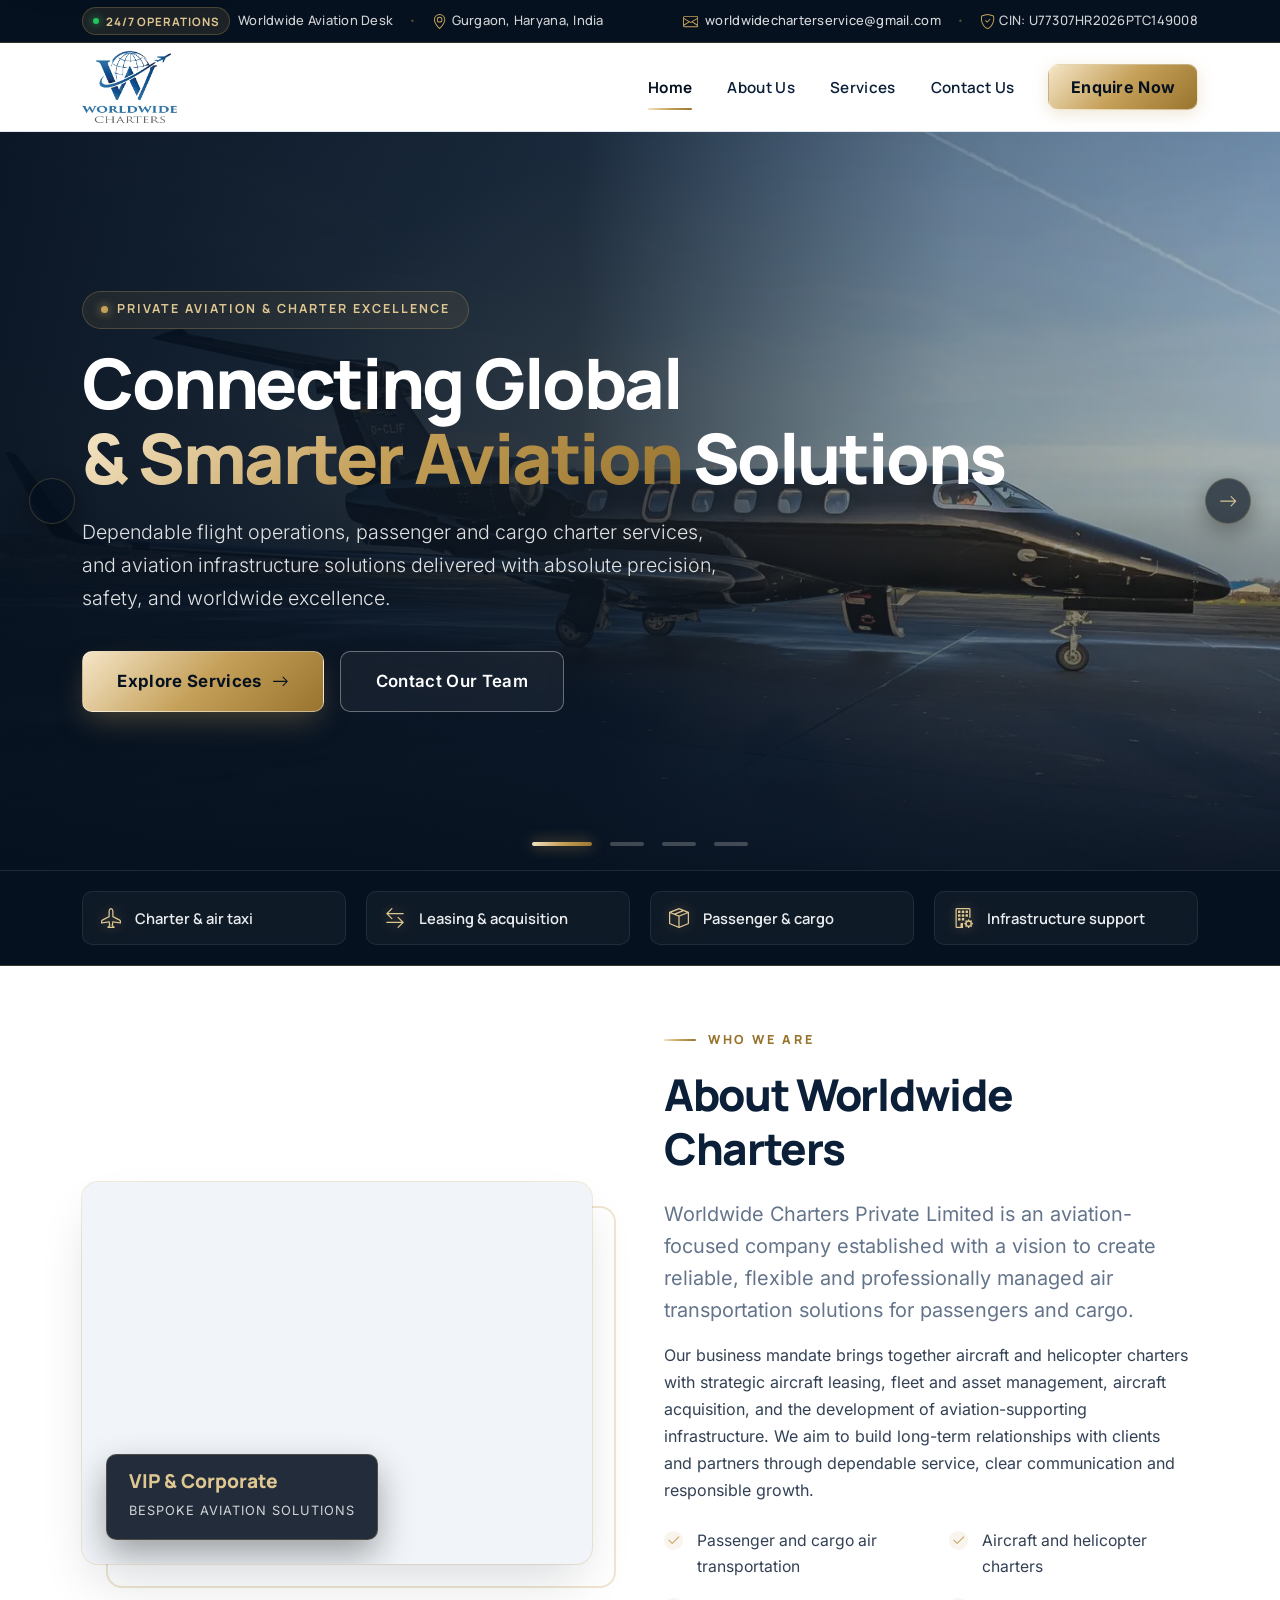
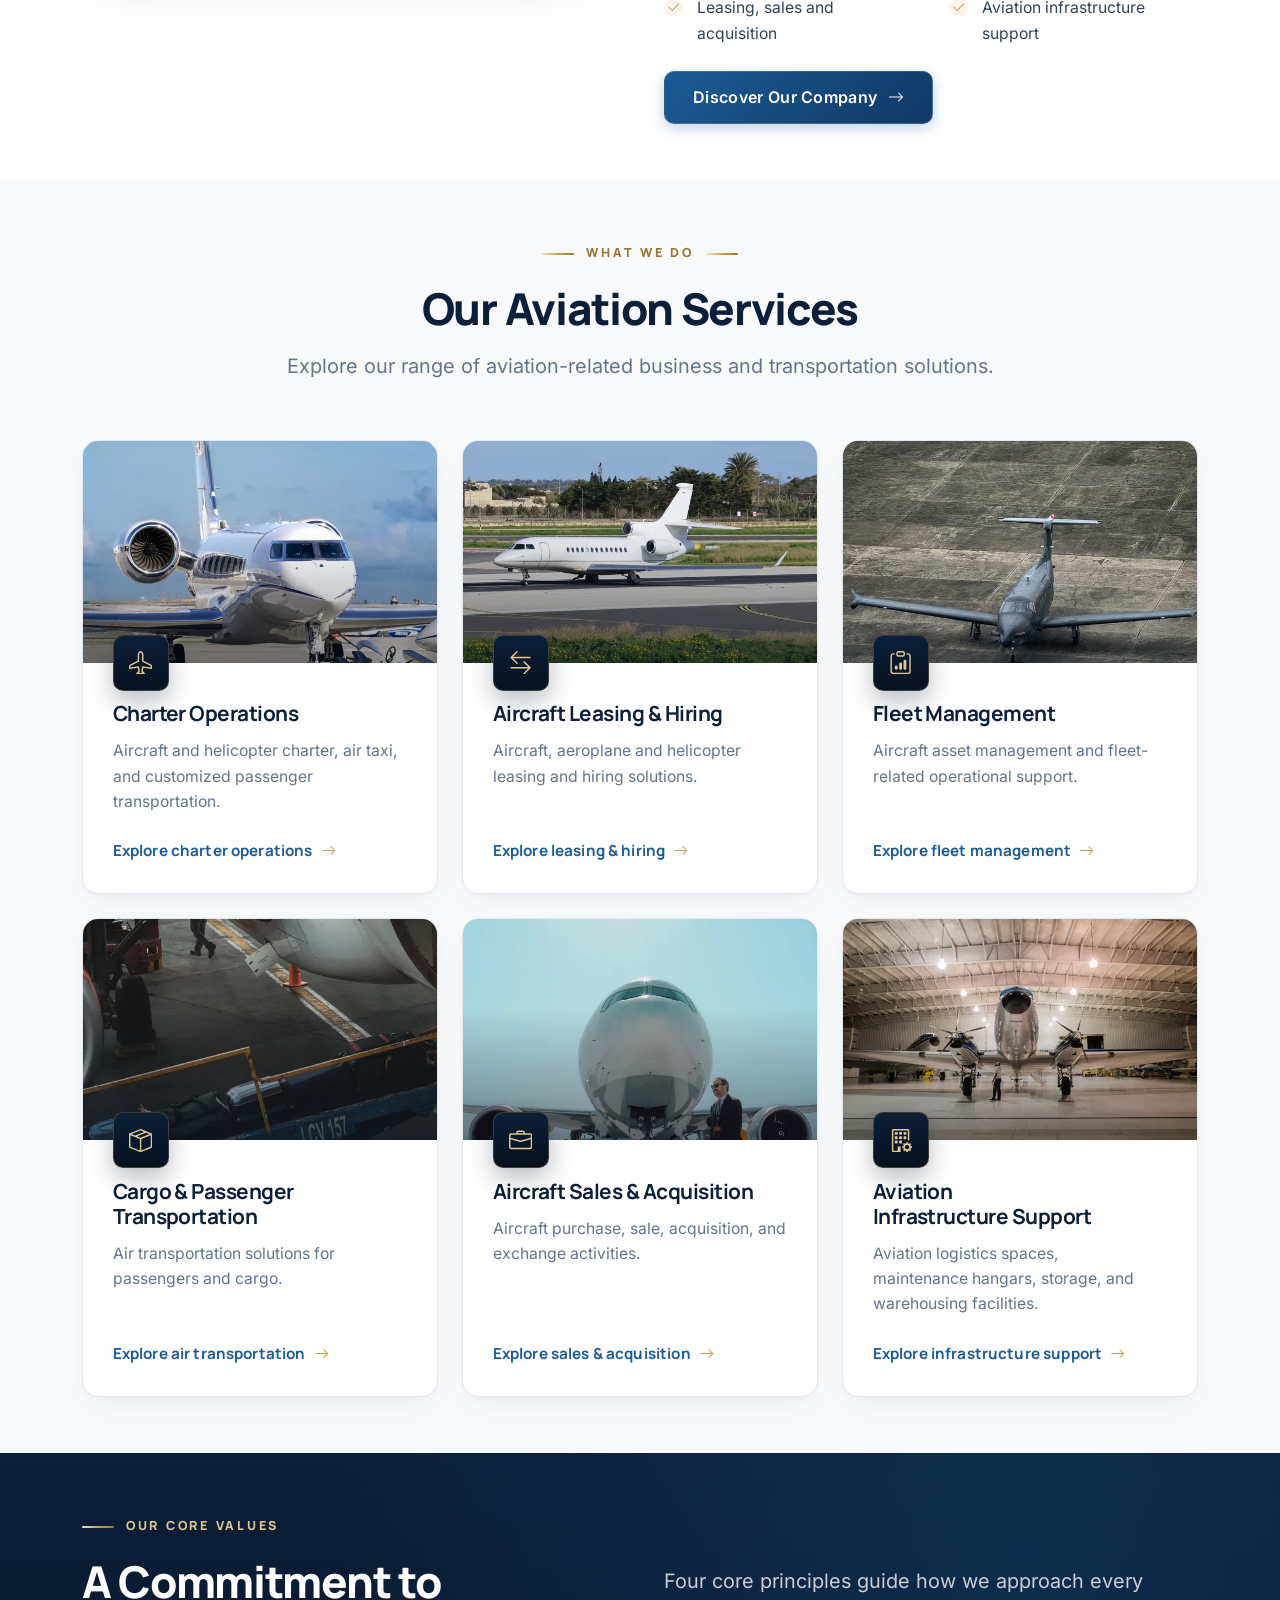
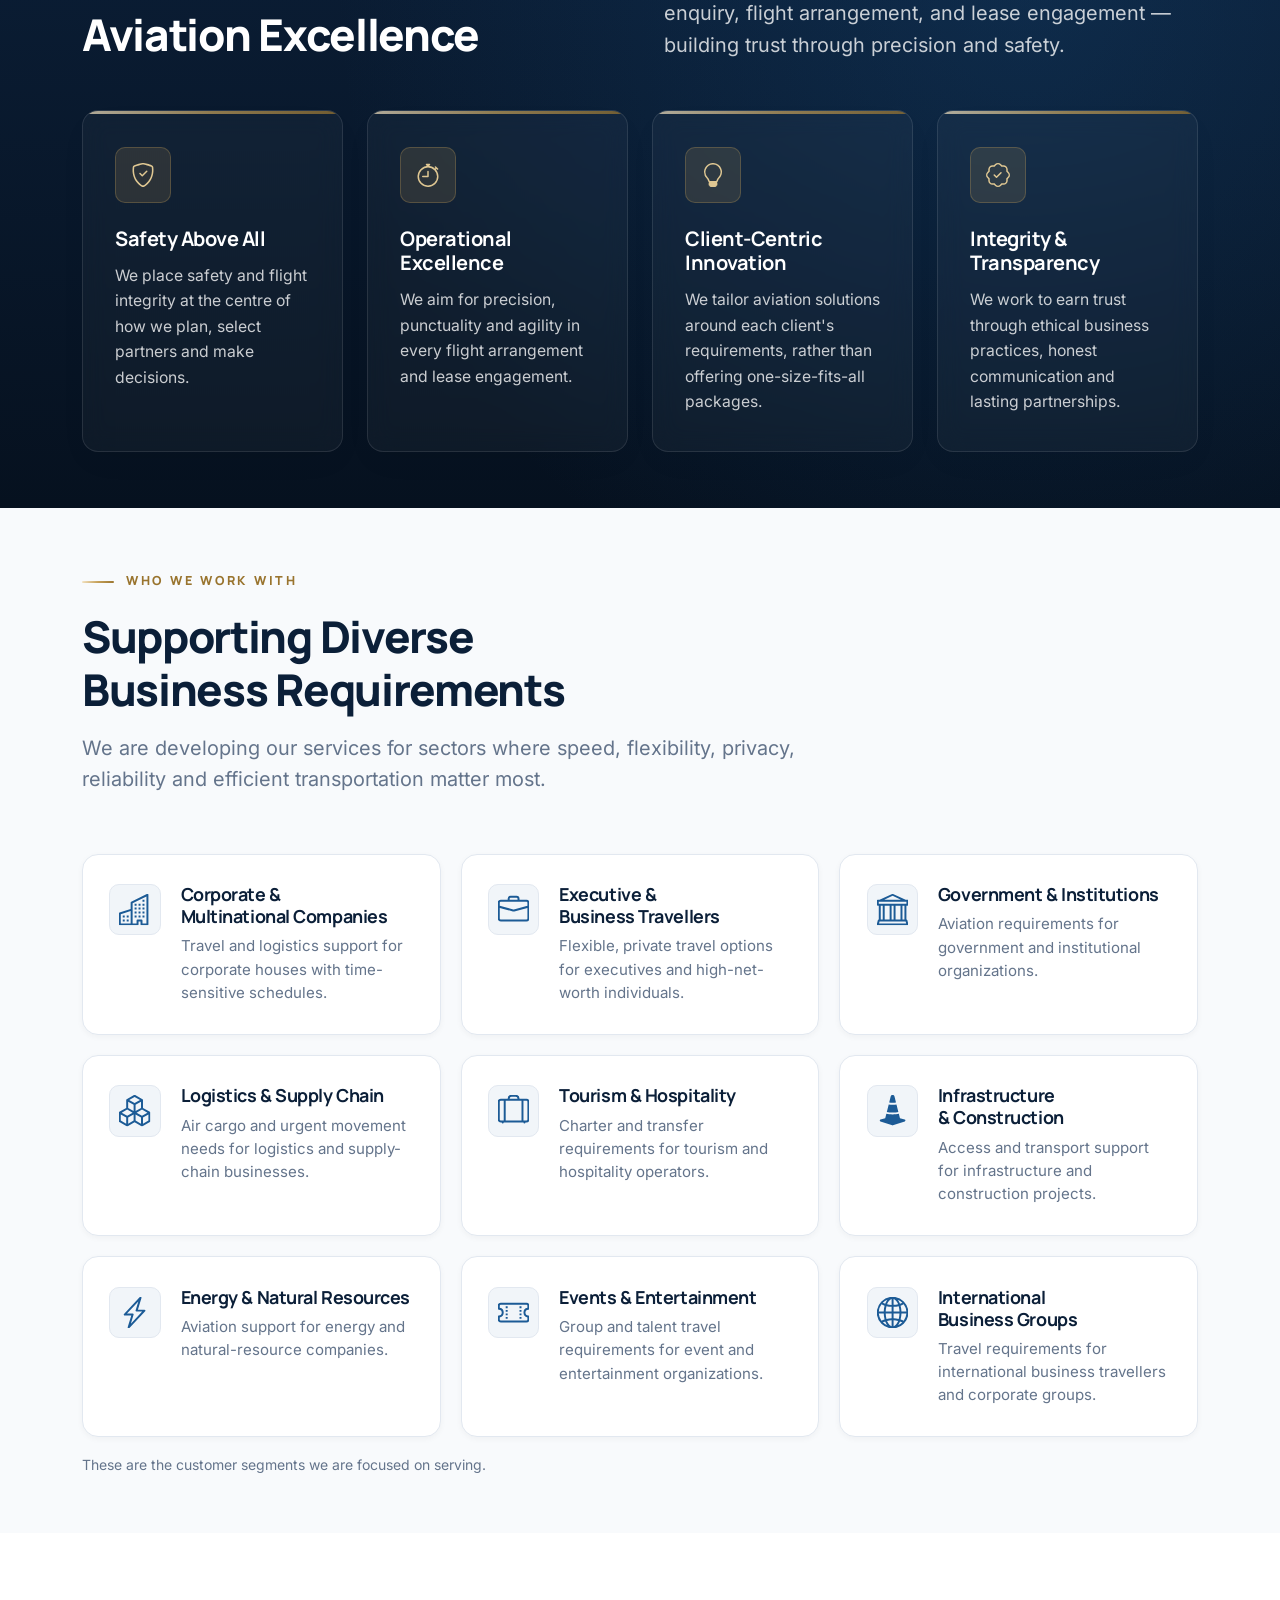
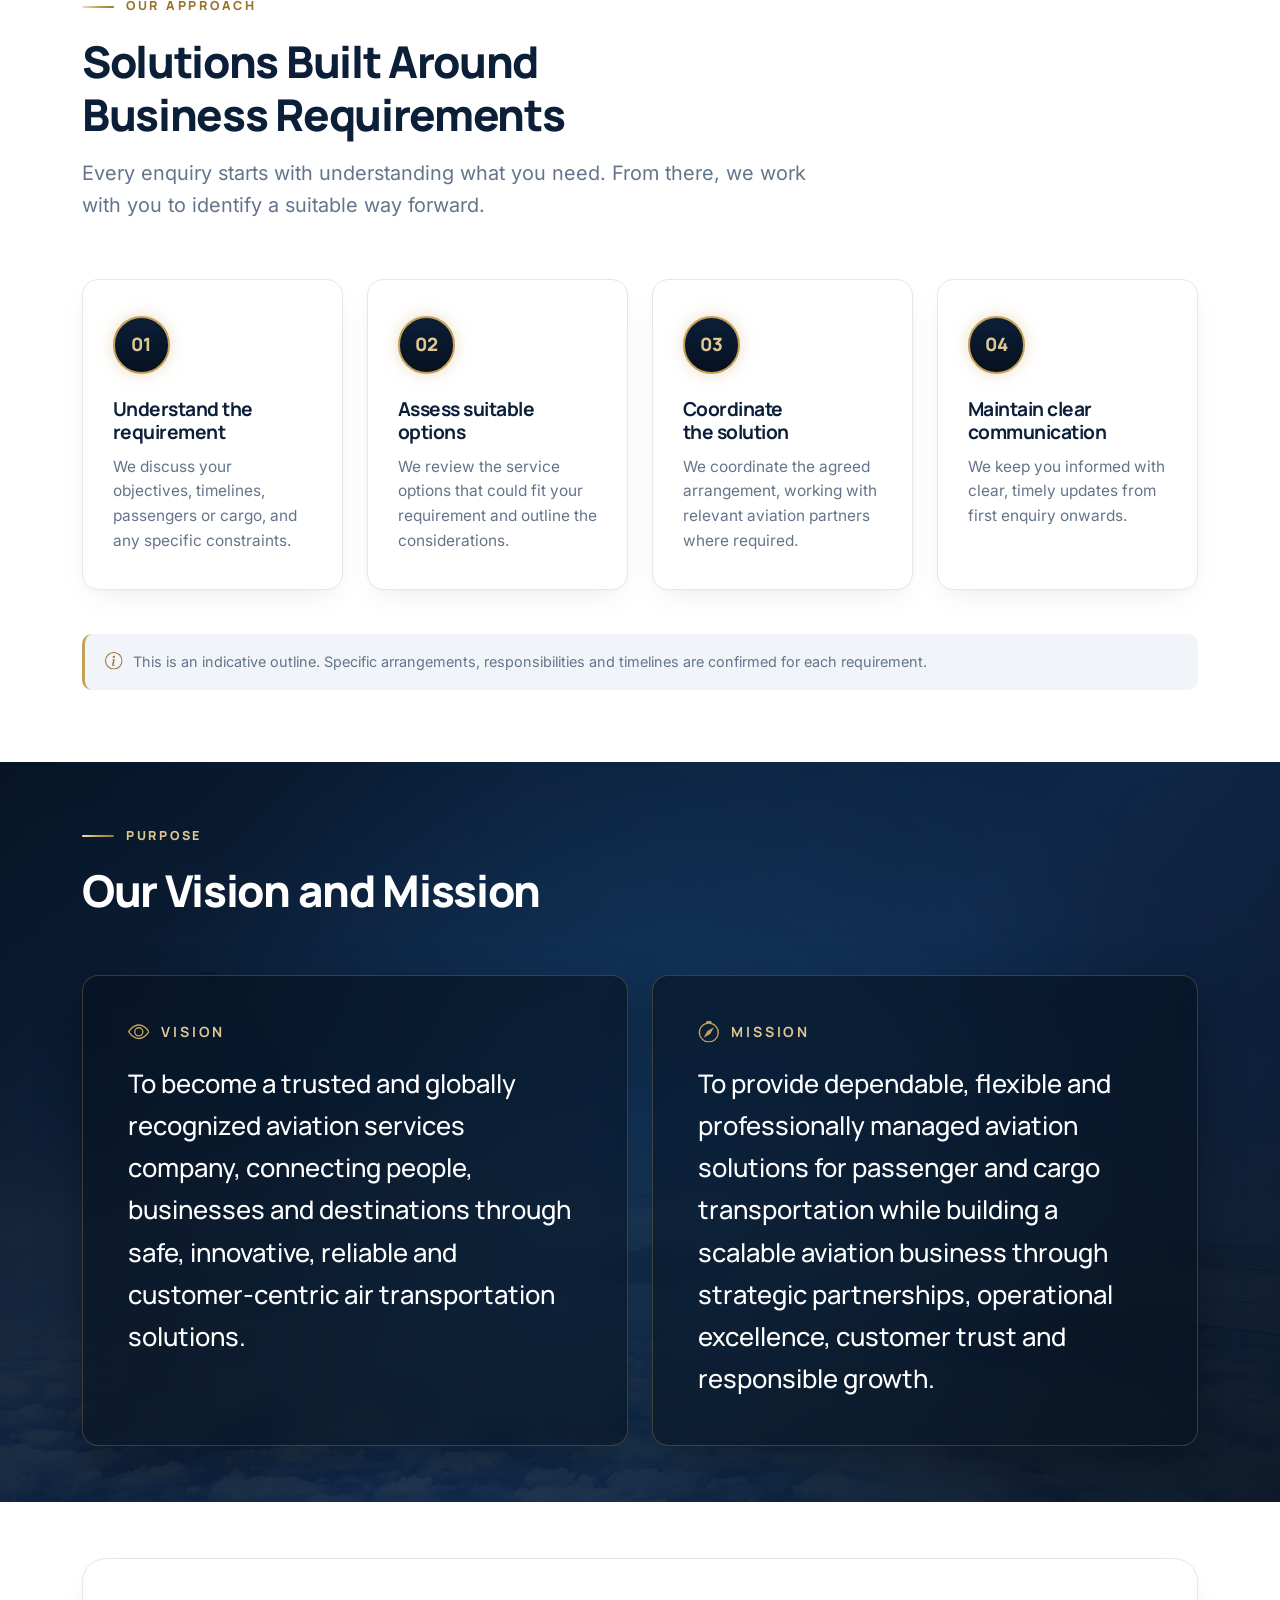
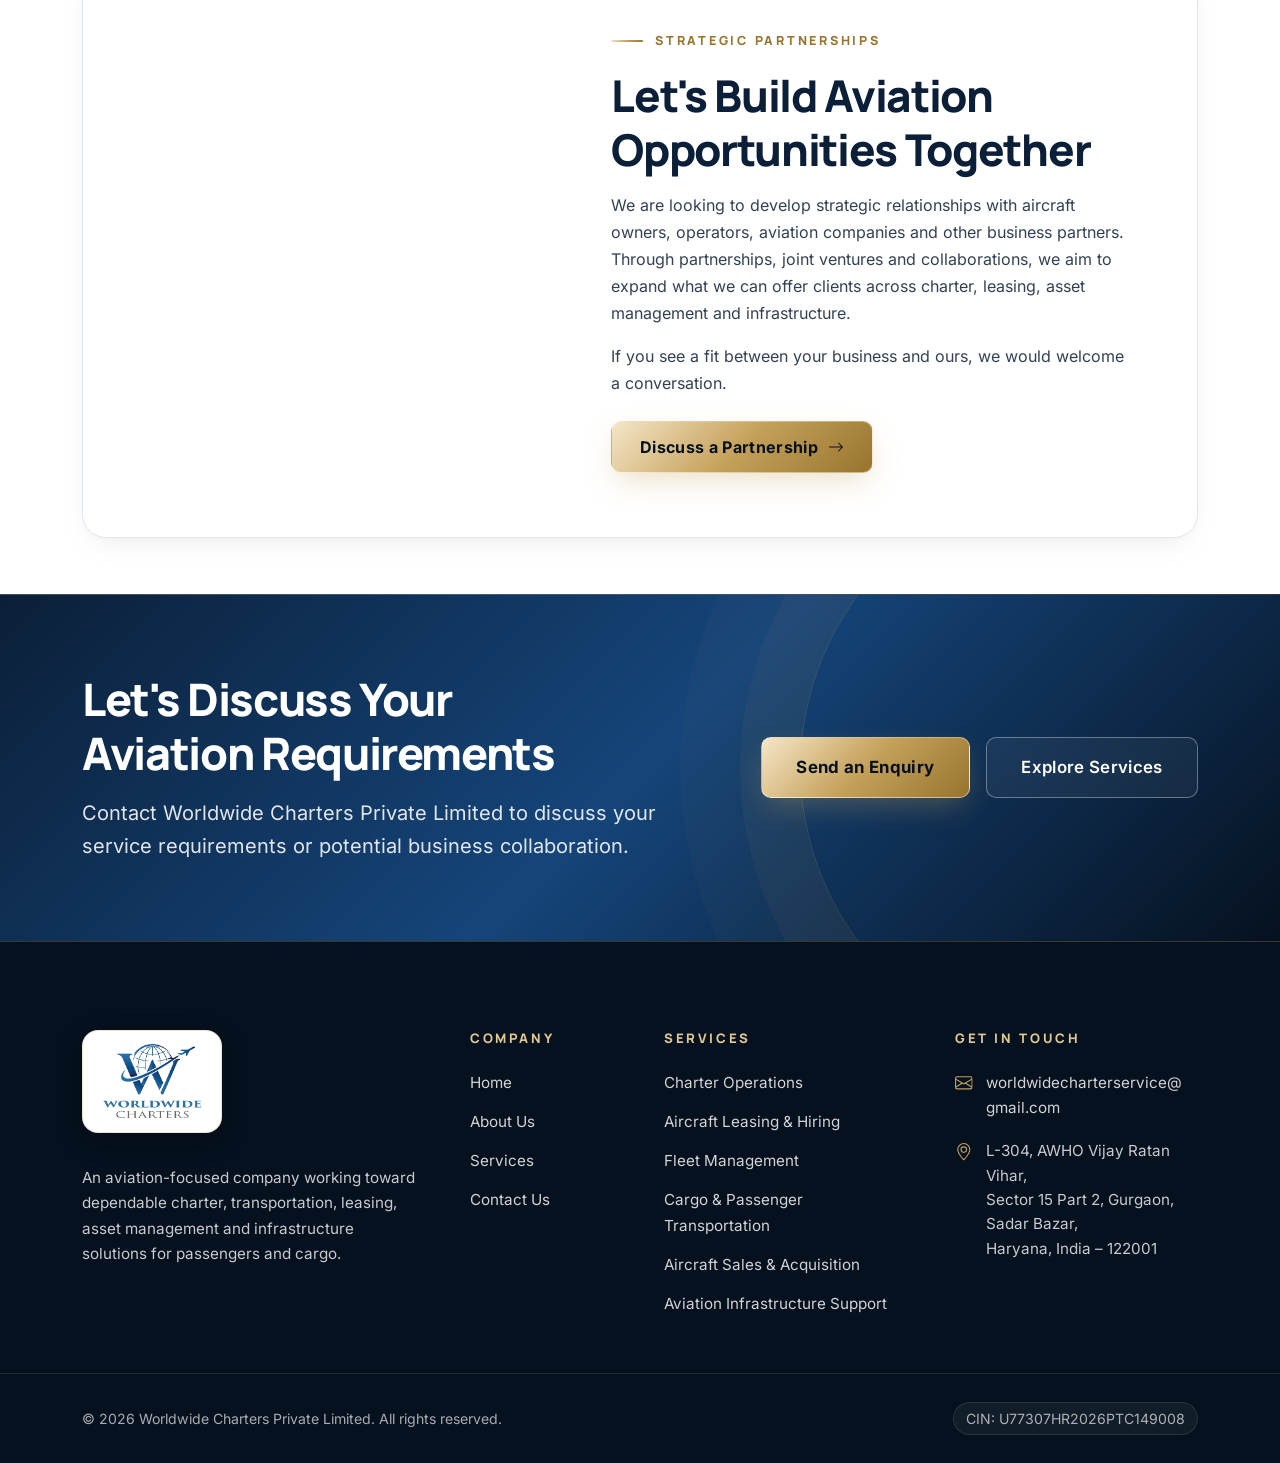
<file: index.html>
<!doctype html>
<html lang="en-IN">

<head>
  <meta charset="utf-8">
  <meta name="viewport" content="width=device-width, initial-scale=1">
  <title>Worldwide Charters Private Limited | Aviation Services</title>
  <meta name="description"
    content="Explore aviation services from Worldwide Charters Private Limited, including charter operations, aircraft leasing, fleet management, air transportation, and aviation infrastructure support.">
  <link rel="canonical" href="https://www.example.com/">
  <meta name="robots" content="index, follow">
  <meta name="theme-color" content="#102f5e">

  <meta property="og:type" content="website">
  <meta property="og:site_name" content="Worldwide Charters Private Limited">
  <meta property="og:title" content="Worldwide Charters Private Limited | Aviation Services">
  <meta property="og:description"
    content="Charter operations, aircraft leasing, fleet management, passenger and cargo air transportation, and aviation infrastructure support.">
  <meta property="og:url" content="https://www.example.com/">
  <meta property="og:image" content="https://www.example.com/og-image.jpg">
  <meta property="og:image:width" content="1200">
  <meta property="og:image:height" content="630">
  <meta property="og:image:alt" content="Worldwide Charters logo">
  <meta name="twitter:card" content="summary_large_image">

  <link rel="icon" href="favicon.ico" sizes="48x48">
  <link rel="icon" href="favicon-32.png" type="image/png" sizes="32x32">
  <link rel="apple-touch-icon" href="apple-touch-icon.png">
  <link rel="manifest" href="site.webmanifest">

  <link rel="preload" href="assets/fonts/manrope-latin-wght.woff2" as="font" type="font/woff2" crossorigin>
  <link rel="preload" href="assets/fonts/inter-latin-wght.woff2" as="font" type="font/woff2" crossorigin>
  <link rel="preload" as="image" href="assets/img/business-jet-black-apron-1600.webp" type="image/webp"
    imagesrcset="assets/img/business-jet-black-apron-640.webp 640w, assets/img/business-jet-black-apron-1024.webp 1024w, assets/img/business-jet-black-apron-1600.webp 1600w, assets/img/business-jet-black-apron-2000.webp 2000w"
    imagesizes="100vw" fetchpriority="high">
  <link rel="stylesheet" href="assets/css/bootstrap.min.css">
  <link rel="stylesheet" href="assets/css/style.css?v=2.1.0">

  <script type="application/ld+json">
  {
    "@context": "https://schema.org",
    "@graph": [
      {
        "@type": "Organization",
        "@id": "https://www.example.com/#organization",
        "name": "Worldwide Charters Private Limited",
        "alternateName": "Worldwide Charters",
        "url": "https://www.example.com/",
        "logo": "https://www.example.com/assets/brand/logo.png",
        "email": "worldwidecharterservice@gmail.com",
        "address": {
          "@type": "PostalAddress",
          "streetAddress": "L-304, AWHO Vijay Ratan Vihar, Sector 15 Part 2, Sadar Bazar",
          "addressLocality": "Gurgaon",
          "addressRegion": "Haryana",
          "postalCode": "122001",
          "addressCountry": "IN"
        }
      },
      {
        "@type": "WebSite",
        "@id": "https://www.example.com/#website",
        "url": "https://www.example.com/",
        "name": "Worldwide Charters Private Limited",
        "publisher": { "@id": "https://www.example.com/#organization" },
        "inLanguage": "en-IN"
      }
    ]
  }
  </script>
</head>

<body>
  <a class="skip-link" href="#main">Skip to main content</a>

  <!-- ============ SITE TOPBAR ============ -->
  <div class="site-topbar">
    <div class="container d-flex flex-wrap justify-content-between align-items-center">
      <div class="topbar-left d-flex align-items-center gap-3">
        <span class="topbar-item"><span class="topbar-badge"><span class="pulse-dot"></span> 24/7 Operations</span> Worldwide Aviation Desk</span>
        <span class="topbar-divider d-none d-md-inline" aria-hidden="true">•</span>
        <span class="topbar-item d-none d-md-inline-flex align-items-center gap-1"><svg class="bi" aria-hidden="true"><use href="assets/img/icons.svg#geo-alt"></use></svg> Gurgaon, Haryana, India</span>
      </div>
      <div class="topbar-right d-flex align-items-center gap-3">
        <a class="topbar-link" href="mailto:worldwidecharterservice@gmail.com"><svg class="bi" aria-hidden="true"><use href="assets/img/icons.svg#envelope"></use></svg> <span>worldwidecharterservice@gmail.com</span></a>
        <span class="topbar-divider d-none d-lg-inline" aria-hidden="true">•</span>
        <span class="topbar-item d-none d-lg-inline-flex align-items-center gap-1"><svg class="bi" aria-hidden="true"><use href="assets/img/icons.svg#shield-check"></use></svg> CIN: U77307HR2026PTC149008</span>
      </div>
    </div>
  </div>
  <!-- ============ /SITE TOPBAR ============ -->

  <!-- ============ SHARED HEADER (keep identical on every page; only the active link changes) ============ -->
  <header class="site-header">
    <nav class="navbar navbar-expand-lg" aria-label="Main">
      <div class="container">
        <a class="navbar-brand" href="index.html">
          <img class="brand-logo" src="assets/brand/logo.webp" width="317" height="240" alt="Worldwide Charters – Home">
        </a>
        <button class="navbar-toggler" type="button" data-bs-toggle="collapse" data-bs-target="#site-nav"
          aria-controls="site-nav" aria-expanded="false" aria-label="Open main menu">
          <svg class="bi icon-open" aria-hidden="true">
            <use href="assets/img/icons.svg#list"></use>
          </svg>
          <svg class="bi icon-close" aria-hidden="true">
            <use href="assets/img/icons.svg#x-lg"></use>
          </svg>
        </button>
        <div class="collapse navbar-collapse" id="site-nav">
          <ul class="navbar-nav ms-auto align-items-lg-center">
            <li class="nav-item"><a class="nav-link active" aria-current="page" href="index.html">Home</a></li>
            <li class="nav-item"><a class="nav-link" href="about-us.html">About Us</a></li>
            <li class="nav-item"><a class="nav-link" href="services.html">Services</a></li>
            <li class="nav-item"><a class="nav-link" href="contact-us.html">Contact Us</a></li>
          </ul>
          <a class="btn btn-primary nav-cta ms-lg-3" href="contact-us.html#enquiry">Enquire Now</a>
        </div>
      </div>
    </nav>
  </header>
  <!-- ============ /SHARED HEADER ============ -->

  <main id="main" tabindex="-1">

    <!-- 1. Hero Slider -->
    <section class="hero-slider" aria-label="Featured Aviation Solutions">
      <div id="heroCarousel" class="carousel slide carousel-fade" data-bs-ride="carousel" data-bs-interval="6500" data-bs-pause="hover">
        <!-- Carousel Indicators -->
        <div class="carousel-indicators">
          <button type="button" data-bs-target="#heroCarousel" data-bs-slide-to="0" class="active" aria-current="true" aria-label="Slide 1 — Smarter Aviation Solutions"></button>
          <button type="button" data-bs-target="#heroCarousel" data-bs-slide-to="1" aria-label="Slide 2 — Strategic Aircraft &amp; Fleet Leasing"></button>
          <button type="button" data-bs-target="#heroCarousel" data-bs-slide-to="2" aria-label="Slide 3 — Bespoke Charters &amp; Air Taxi"></button>
          <button type="button" data-bs-target="#heroCarousel" data-bs-slide-to="3" aria-label="Slide 4 — Air Cargo Transit &amp; Infrastructure"></button>
        </div>

        <!-- Carousel Items -->
        <div class="carousel-inner">
          <!-- Slide 1: Private Jet Charter & Global Air Mobility -->
          <div class="carousel-item active">
            <div class="hero-media">
              <img src="assets/img/business-jet-black-apron-1600.webp"
                srcset="assets/img/business-jet-black-apron-640.webp 640w, assets/img/business-jet-black-apron-1024.webp 1024w, assets/img/business-jet-black-apron-1600.webp 1600w, assets/img/business-jet-black-apron-2000.webp 2000w"
                sizes="100vw" width="2000" height="1274" alt="" fetchpriority="high" decoding="async">
            </div>
            <div class="hero-slide-content">
              <div class="container">
                <div class="mb-3"><span class="luxury-pill"><span class="pill-dot"></span> Private Aviation &amp; Charter Excellence</span></div>
                <h1 id="hero-title" class="display-hero">Connecting Global <span class="gold-gradient-text">&amp; Smarter Aviation</span> Solutions</h1>
                <p class="hero-copy">Dependable flight operations, passenger and cargo charter services, and aviation infrastructure solutions delivered with absolute precision, safety, and worldwide excellence.</p>
                <div class="hero-actions">
                  <a class="btn btn-gold btn-lg" href="services.html">Explore Services <svg class="bi" aria-hidden="true"><use href="assets/img/icons.svg#arrow-right"></use></svg></a>
                  <a class="btn btn-outline-light btn-lg" href="contact-us.html">Contact Our Team</a>
                </div>
              </div>
            </div>
          </div>

          <!-- Slide 2: Strategic Aircraft Leasing & Fleet Oversight -->
          <div class="carousel-item">
            <div class="hero-media">
              <img src="assets/img/business-jet-white-taxiway-1600.webp"
                srcset="assets/img/business-jet-white-taxiway-640.webp 640w, assets/img/business-jet-white-taxiway-1024.webp 1024w, assets/img/business-jet-white-taxiway-1600.webp 1600w"
                sizes="100vw" width="1600" height="1066" alt="" loading="lazy" decoding="async">
            </div>
            <div class="hero-slide-content">
              <div class="container">
                <div class="mb-3"><span class="luxury-pill"><span class="pill-dot"></span> Aircraft Leasing &amp; Fleet Oversight</span></div>
                <h2 class="display-hero">Strategic Aircraft <span class="gold-gradient-text">&amp; Fleet Leasing</span> Solutions</h2>
                <p class="hero-copy">Flexible aeroplane and helicopter leasing programs paired with structured asset management frameworks designed around corporate agility, fiscal efficiency, and long-term value.</p>
                <div class="hero-actions">
                  <a class="btn btn-gold btn-lg" href="services.html#aircraft-leasing">Explore Leasing <svg class="bi" aria-hidden="true"><use href="assets/img/icons.svg#arrow-right"></use></svg></a>
                  <a class="btn btn-outline-light btn-lg" href="contact-us.html?service=aircraft-leasing#enquiry">Discuss Leasing Options</a>
                </div>
              </div>
            </div>
          </div>

          <!-- Slide 3: Bespoke Helicopter & VIP Passenger Charters (Reference Standard) -->
          <div class="carousel-item">
            <div class="hero-media">
              <img src="assets/img/helicopter-helipad-1200.webp"
                srcset="assets/img/helicopter-helipad-480.webp 480w, assets/img/helicopter-helipad-800.webp 800w, assets/img/helicopter-helipad-1200.webp 1200w"
                sizes="100vw" width="1200" height="1206" alt="" loading="lazy" decoding="async">
            </div>
            <div class="hero-slide-content">
              <div class="container">
                <div class="mb-3"><span class="luxury-pill"><span class="pill-dot"></span> Bespoke Charters &amp; Air Taxi</span></div>
                <h2 class="display-hero">Bespoke Helicopter <span class="gold-gradient-text">&amp; Private Jet</span> Charters</h2>
                <p class="hero-copy">Direct point-to-point air mobility, VIP transfers, and specialized passenger transportation engineered around discretion, uncompromising flight integrity, and agility.</p>
                <div class="hero-actions">
                  <a class="btn btn-gold btn-lg" href="services.html#charter-operations">Book Charter Flight <svg class="bi" aria-hidden="true"><use href="assets/img/icons.svg#arrow-right"></use></svg></a>
                  <a class="btn btn-outline-light btn-lg" href="contact-us.html?service=charter-operations#enquiry">Request Consultation</a>
                </div>
              </div>
            </div>
          </div>

          <!-- Slide 4: Cargo Transportation & Ground Infrastructure -->
          <div class="carousel-item">
            <div class="hero-media">
              <img src="assets/img/aircraft-hangar-1600.webp"
                srcset="assets/img/aircraft-hangar-640.webp 640w, assets/img/aircraft-hangar-1024.webp 1024w, assets/img/aircraft-hangar-1600.webp 1600w"
                sizes="100vw" width="1600" height="900" alt="" loading="lazy" decoding="async">
            </div>
            <div class="hero-slide-content">
              <div class="container">
                <div class="mb-3"><span class="luxury-pill"><span class="pill-dot"></span> Cargo &amp; Aviation Infrastructure</span></div>
                <h2 class="display-hero">Air Cargo Transit <span class="gold-gradient-text">&amp; Infrastructure</span> Support</h2>
                <p class="hero-copy">Dependable air cargo transport, mission-critical logistics, and dedicated aviation infrastructure support engineered for operational continuity, rapid dispatch, and cargo readiness.</p>
                <div class="hero-actions">
                  <a class="btn btn-gold btn-lg" href="services.html#aviation-infrastructure">View Infrastructure <svg class="bi" aria-hidden="true"><use href="assets/img/icons.svg#arrow-right"></use></svg></a>
                  <a class="btn btn-outline-light btn-lg" href="contact-us.html?service=aviation-infrastructure#enquiry">Discuss Logistics Facilities</a>
                </div>
              </div>
            </div>
          </div>
        </div>

        <!-- Carousel Prev/Next Navigation Controls -->
        <button class="carousel-control-prev" type="button" data-bs-target="#heroCarousel" data-bs-slide="prev" aria-label="Previous slide">
          <span class="carousel-control-icon-box" aria-hidden="true">
            <svg class="bi" aria-hidden="true"><use href="assets/img/icons.svg#arrow-right" style="transform: rotate(180deg); display: inline-block;"></use></svg>
          </span>
        </button>
        <button class="carousel-control-next" type="button" data-bs-target="#heroCarousel" data-bs-slide="next" aria-label="Next slide">
          <span class="carousel-control-icon-box" aria-hidden="true">
            <svg class="bi" aria-hidden="true"><use href="assets/img/icons.svg#arrow-right"></use></svg>
          </span>
        </button>
      </div>

      <!-- Hero Capabilities Bar (Pinned underneath slider) -->
      <div class="hero-strip-bar">
        <div class="container">
          <ul class="hero-strip list-unstyled mb-0">
            <li><svg class="bi" aria-hidden="true"><use href="assets/img/icons.svg#airplane"></use></svg>Charter &amp; air taxi</li>
            <li><svg class="bi" aria-hidden="true"><use href="assets/img/icons.svg#arrow-left-right"></use></svg>Leasing &amp; acquisition</li>
            <li><svg class="bi" aria-hidden="true"><use href="assets/img/icons.svg#box-seam"></use></svg>Passenger &amp; cargo</li>
            <li><svg class="bi" aria-hidden="true"><use href="assets/img/icons.svg#building-gear"></use></svg>Infrastructure support</li>
          </ul>
        </div>
      </div>
    </section>

    <!-- 2. Company introduction -->
    <section class="section" aria-labelledby="intro-title">
      <div class="container">
        <div class="row align-items-center g-4 g-xl-5">
          <div class="col-lg-6 order-lg-2">
            <p class="eyebrow">Who we are</p>
            <h2 id="intro-title" class="section-title mb-4">About Worldwide Charters</h2>
            <p class="lead">Worldwide Charters Private Limited is an aviation-focused company established with a vision
              to create reliable, flexible and professionally managed air transportation solutions for passengers and
              cargo.</p>
            <p>Our business mandate brings together aircraft and helicopter charters with strategic aircraft leasing,
              fleet and asset management, aircraft acquisition, and the development of aviation-supporting
              infrastructure. We aim to build long-term relationships with clients and partners through dependable
              service, clear communication and responsible growth.</p>
            <ul class="check-list cols-2 my-4">
              <li><svg class="bi" aria-hidden="true">
                  <use href="assets/img/icons.svg#check2"></use>
                </svg>Passenger and cargo air transportation</li>
              <li><svg class="bi" aria-hidden="true">
                  <use href="assets/img/icons.svg#check2"></use>
                </svg>Aircraft and helicopter charters</li>
              <li><svg class="bi" aria-hidden="true">
                  <use href="assets/img/icons.svg#check2"></use>
                </svg>Leasing, sales and acquisition</li>
              <li><svg class="bi" aria-hidden="true">
                  <use href="assets/img/icons.svg#check2"></use>
                </svg>Aviation infrastructure support</li>
            </ul>
            <a class="btn btn-primary" href="about-us.html">Discover Our Company <svg class="bi" aria-hidden="true">
                <use href="assets/img/icons.svg#arrow-right"></use>
              </svg></a>
          </div>
          <div class="col-lg-6 order-lg-1">
            <div class="media-accent me-3 me-lg-4">
              <div class="media-frame ratio-4x3">
                <img src="assets/img/helicopter-helipad-800.webp"
                  srcset="assets/img/helicopter-helipad-480.webp 480w, assets/img/helicopter-helipad-800.webp 800w, assets/img/helicopter-helipad-1200.webp 1200w"
                  sizes="(min-width: 992px) 540px, 92vw" width="1200" height="1206"
                  alt="Helicopter parked on a helipad under a bright sky" loading="lazy" decoding="async">
                <div class="stat-callout">
                  <span class="stat-number">VIP &amp; Corporate</span>
                  <span class="stat-label">Bespoke Aviation Solutions</span>
                </div>
              </div>
            </div>
          </div>
        </div>
      </div>
    </section>

    <!-- 3. Core services -->
    <section class="section bg-soft" aria-labelledby="services-title">
      <div class="container">
        <div class="section-head text-center">
          <p class="eyebrow">What we do</p>
          <h2 id="services-title" class="section-title">Our Aviation Services</h2>
          <p class="lead mt-3">Explore our range of aviation-related business and transportation solutions.</p>
        </div>
        <div class="row g-4">
          <div class="col-md-6 col-lg-4">
            <article class="service-card">
              <div class="service-card-media"><img src="assets/img/business-jet-ground-support-640.webp"
                  srcset="assets/img/business-jet-ground-support-640.webp 640w, assets/img/business-jet-ground-support-1024.webp 1024w"
                  sizes="(min-width: 1200px) 400px, (min-width: 768px) 46vw, 92vw" width="1024" height="913"
                  alt="Business jet on the apron with ground support equipment" loading="lazy" decoding="async"></div>
              <div class="service-card-body">
                <span class="service-card-icon"><svg class="bi" aria-hidden="true">
                    <use href="assets/img/icons.svg#airplane"></use>
                  </svg></span>
                <h3>Charter Operations</h3>
                <p>Aircraft and helicopter charter, air taxi, and customized passenger transportation.</p>
                <a class="link-arrow" href="services.html#charter-operations">Explore charter operations <svg class="bi"
                    aria-hidden="true">
                    <use href="assets/img/icons.svg#arrow-right"></use>
                  </svg></a>
              </div>
            </article>
          </div>
          <div class="col-md-6 col-lg-4">
            <article class="service-card">
              <div class="service-card-media"><img src="assets/img/business-jet-white-taxiway-640.webp"
                  srcset="assets/img/business-jet-white-taxiway-640.webp 640w, assets/img/business-jet-white-taxiway-1024.webp 1024w"
                  sizes="(min-width: 1200px) 400px, (min-width: 768px) 46vw, 92vw" width="1024" height="682"
                  alt="White business jet taxiing at an airport" loading="lazy" decoding="async"></div>
              <div class="service-card-body">
                <span class="service-card-icon"><svg class="bi" aria-hidden="true">
                    <use href="assets/img/icons.svg#arrow-left-right"></use>
                  </svg></span>
                <h3>Aircraft Leasing &amp; Hiring</h3>
                <p>Aircraft, aeroplane and helicopter leasing and hiring solutions.</p>
                <a class="link-arrow" href="services.html#aircraft-leasing">Explore leasing &amp; hiring <svg class="bi"
                    aria-hidden="true">
                    <use href="assets/img/icons.svg#arrow-right"></use>
                  </svg></a>
              </div>
            </article>
          </div>
          <div class="col-md-6 col-lg-4">
            <article class="service-card">
              <div class="service-card-media"><img src="assets/img/aircraft-marshal-apron-640.webp"
                  srcset="assets/img/aircraft-marshal-apron-640.webp 640w, assets/img/aircraft-marshal-apron-1024.webp 1024w"
                  sizes="(min-width: 1200px) 400px, (min-width: 768px) 46vw, 92vw" width="1024" height="765"
                  alt="Aircraft on an airport apron seen from above" loading="lazy" decoding="async"></div>
              <div class="service-card-body">
                <span class="service-card-icon"><svg class="bi" aria-hidden="true">
                    <use href="assets/img/icons.svg#clipboard-data"></use>
                  </svg></span>
                <h3>Fleet Management</h3>
                <p>Aircraft asset management and fleet-related operational support.</p>
                <a class="link-arrow" href="services.html#fleet-management">Explore fleet management <svg class="bi"
                    aria-hidden="true">
                    <use href="assets/img/icons.svg#arrow-right"></use>
                  </svg></a>
              </div>
            </article>
          </div>
          <div class="col-md-6 col-lg-4">
            <article class="service-card">
              <div class="service-card-media"><img src="assets/img/aircraft-hold-loading-640.webp"
                  srcset="assets/img/aircraft-hold-loading-640.webp 640w, assets/img/aircraft-hold-loading-1024.webp 1024w"
                  sizes="(min-width: 1200px) 400px, (min-width: 768px) 46vw, 92vw" width="1024" height="578"
                  alt="Belt loader moving cargo into an aircraft hold" loading="lazy" decoding="async"></div>
              <div class="service-card-body">
                <span class="service-card-icon"><svg class="bi" aria-hidden="true">
                    <use href="assets/img/icons.svg#box-seam"></use>
                  </svg></span>
                <h3>Cargo &amp; Passenger Transportation</h3>
                <p>Air transportation solutions for passengers and cargo.</p>
                <a class="link-arrow" href="services.html#air-transportation">Explore air transportation <svg class="bi"
                    aria-hidden="true">
                    <use href="assets/img/icons.svg#arrow-right"></use>
                  </svg></a>
              </div>
            </article>
          </div>
          <div class="col-md-6 col-lg-4">
            <article class="service-card">
              <div class="service-card-media"><img src="assets/img/executive-aircraft-apron-640.webp"
                  srcset="assets/img/executive-aircraft-apron-640.webp 640w, assets/img/executive-aircraft-apron-1024.webp 1024w"
                  sizes="(min-width: 1200px) 400px, (min-width: 768px) 46vw, 92vw" width="1024" height="614"
                  alt="Business traveller walking in front of an aircraft" loading="lazy" decoding="async"></div>
              <div class="service-card-body">
                <span class="service-card-icon"><svg class="bi" aria-hidden="true">
                    <use href="assets/img/icons.svg#briefcase"></use>
                  </svg></span>
                <h3>Aircraft Sales &amp; Acquisition</h3>
                <p>Aircraft purchase, sale, acquisition, and exchange activities.</p>
                <a class="link-arrow" href="services.html#aircraft-sales-acquisition">Explore sales &amp; acquisition
                  <svg class="bi" aria-hidden="true">
                    <use href="assets/img/icons.svg#arrow-right"></use>
                  </svg></a>
              </div>
            </article>
          </div>
          <div class="col-md-6 col-lg-4">
            <article class="service-card">
              <div class="service-card-media"><img src="assets/img/aircraft-hangar-640.webp"
                  srcset="assets/img/aircraft-hangar-640.webp 640w, assets/img/aircraft-hangar-1024.webp 1024w"
                  sizes="(min-width: 1200px) 400px, (min-width: 768px) 46vw, 92vw" width="1024" height="576"
                  alt="Twin-propeller aircraft inside a large maintenance hangar" loading="lazy" decoding="async"></div>
              <div class="service-card-body">
                <span class="service-card-icon"><svg class="bi" aria-hidden="true">
                    <use href="assets/img/icons.svg#building-gear"></use>
                  </svg></span>
                <h3>Aviation Infrastructure Support</h3>
                <p>Aviation logistics spaces, maintenance hangars, storage, and warehousing facilities.</p>
                <a class="link-arrow" href="services.html#aviation-infrastructure">Explore infrastructure support <svg
                    class="bi" aria-hidden="true">
                    <use href="assets/img/icons.svg#arrow-right"></use>
                  </svg></a>
              </div>
            </article>
          </div>
        </div>
      </div>
    </section>

    <!-- 4. Core values -->
    <section class="section bg-navy" aria-labelledby="values-title">
      <div class="container">
        <div class="row g-4 g-xl-5 align-items-end mb-2">
          <div class="col-lg-6">
            <p class="eyebrow eyebrow-light">Our core values</p>
            <h2 id="values-title" class="section-title text-white mb-0">A Commitment to Aviation Excellence</h2>
          </div>
          <div class="col-lg-6">
            <p class="lead text-white-50 mb-0">Four core principles guide how we approach every enquiry, flight
              arrangement, and lease engagement — building trust through precision and safety.</p>
          </div>
        </div>
        <div class="row g-4 mt-4">
          <div class="col-sm-6 col-xl-3">
            <div class="value-card">
              <div class="value-icon"><svg class="bi" aria-hidden="true">
                  <use href="assets/img/icons.svg#shield-check"></use>
                </svg></div>
              <h3>Safety Above All</h3>
              <p>We place safety and flight integrity at the centre of how we plan, select partners and make decisions.
              </p>
            </div>
          </div>
          <div class="col-sm-6 col-xl-3">
            <div class="value-card">
              <div class="value-icon"><svg class="bi" aria-hidden="true">
                  <use href="assets/img/icons.svg#stopwatch"></use>
                </svg></div>
              <h3>Operational Excellence</h3>
              <p>We aim for precision, punctuality and agility in every flight arrangement and lease engagement.</p>
            </div>
          </div>
          <div class="col-sm-6 col-xl-3">
            <div class="value-card">
              <div class="value-icon"><svg class="bi" aria-hidden="true">
                  <use href="assets/img/icons.svg#lightbulb"></use>
                </svg></div>
              <h3>Client-Centric Innovation</h3>
              <p>We tailor aviation solutions around each client's requirements, rather than offering one-size-fits-all
                packages.</p>
            </div>
          </div>
          <div class="col-sm-6 col-xl-3">
            <div class="value-card">
              <div class="value-icon"><svg class="bi" aria-hidden="true">
                  <use href="assets/img/icons.svg#patch-check"></use>
                </svg></div>
              <h3>Integrity &amp; Transparency</h3>
              <p>We work to earn trust through ethical business practices, honest communication and lasting
                partnerships.</p>
            </div>
          </div>
        </div>
      </div>
    </section>

    <!-- 5. Industries -->
    <section class="section bg-soft" aria-labelledby="industries-title">
      <div class="container">
        <div class="section-head">
          <p class="eyebrow">Who we work with</p>
          <h2 id="industries-title" class="section-title">Supporting Diverse Business Requirements</h2>
          <p class="lead mt-3">We are developing our services for sectors where speed, flexibility, privacy, reliability
            and efficient transportation matter most.</p>
        </div>
        <div class="industry-grid">
          <div class="industry-item">
            <svg class="bi" aria-hidden="true">
              <use href="assets/img/icons.svg#buildings"></use>
            </svg>
            <div>
              <h3>Corporate &amp; Multinational Companies</h3>
              <p>Travel and logistics support for corporate houses with time-sensitive schedules.</p>
            </div>
          </div>
          <div class="industry-item">
            <svg class="bi" aria-hidden="true">
              <use href="assets/img/icons.svg#briefcase"></use>
            </svg>
            <div>
              <h3>Executive &amp; Business Travellers</h3>
              <p>Flexible, private travel options for executives and high-net-worth individuals.</p>
            </div>
          </div>
          <div class="industry-item">
            <svg class="bi" aria-hidden="true">
              <use href="assets/img/icons.svg#bank"></use>
            </svg>
            <div>
              <h3>Government &amp; Institutions</h3>
              <p>Aviation requirements for government and institutional organizations.</p>
            </div>
          </div>
          <div class="industry-item">
            <svg class="bi" aria-hidden="true">
              <use href="assets/img/icons.svg#boxes"></use>
            </svg>
            <div>
              <h3>Logistics &amp; Supply Chain</h3>
              <p>Air cargo and urgent movement needs for logistics and supply-chain businesses.</p>
            </div>
          </div>
          <div class="industry-item">
            <svg class="bi" aria-hidden="true">
              <use href="assets/img/icons.svg#suitcase-lg"></use>
            </svg>
            <div>
              <h3>Tourism &amp; Hospitality</h3>
              <p>Charter and transfer requirements for tourism and hospitality operators.</p>
            </div>
          </div>
          <div class="industry-item">
            <svg class="bi" aria-hidden="true">
              <use href="assets/img/icons.svg#cone-striped"></use>
            </svg>
            <div>
              <h3>Infrastructure &amp; Construction</h3>
              <p>Access and transport support for infrastructure and construction projects.</p>
            </div>
          </div>
          <div class="industry-item">
            <svg class="bi" aria-hidden="true">
              <use href="assets/img/icons.svg#lightning-charge"></use>
            </svg>
            <div>
              <h3>Energy &amp; Natural Resources</h3>
              <p>Aviation support for energy and natural-resource companies.</p>
            </div>
          </div>
          <div class="industry-item">
            <svg class="bi" aria-hidden="true">
              <use href="assets/img/icons.svg#ticket-perforated"></use>
            </svg>
            <div>
              <h3>Events &amp; Entertainment</h3>
              <p>Group and talent travel requirements for event and entertainment organizations.</p>
            </div>
          </div>
          <div class="industry-item">
            <svg class="bi" aria-hidden="true">
              <use href="assets/img/icons.svg#globe2"></use>
            </svg>
            <div>
              <h3>International Business Groups</h3>
              <p>Travel requirements for international business travellers and corporate groups.</p>
            </div>
          </div>
        </div>
        <p class="small text-muted mt-3 mb-0">These are the customer segments we are focused on serving.</p>
      </div>
    </section>

    <!-- 6. Approach -->
    <section class="section" aria-labelledby="approach-title">
      <div class="container">
        <div class="section-head">
          <p class="eyebrow">Our approach</p>
          <h2 id="approach-title" class="section-title">Solutions Built Around Business Requirements</h2>
          <p class="lead mt-3">Every enquiry starts with understanding what you need. From there, we work with you to
            identify a suitable way forward.</p>
        </div>
        <ol class="process">
          <li class="process-step">
            <div class="process-num" aria-hidden="true">01</div>
            <h3>Understand the requirement</h3>
            <p>We discuss your objectives, timelines, passengers or cargo, and any specific constraints.</p>
          </li>
          <li class="process-step">
            <div class="process-num" aria-hidden="true">02</div>
            <h3>Assess suitable options</h3>
            <p>We review the service options that could fit your requirement and outline the considerations.</p>
          </li>
          <li class="process-step">
            <div class="process-num" aria-hidden="true">03</div>
            <h3>Coordinate the solution</h3>
            <p>We coordinate the agreed arrangement, working with relevant aviation partners where required.</p>
          </li>
          <li class="process-step">
            <div class="process-num" aria-hidden="true">04</div>
            <h3>Maintain clear communication</h3>
            <p>We keep you informed with clear, timely updates from first enquiry onwards.</p>
          </li>
        </ol>
        <p class="process-note"><svg class="bi" aria-hidden="true">
            <use href="assets/img/icons.svg#info-circle"></use>
          </svg>This is an indicative outline. Specific arrangements, responsibilities and timelines are confirmed for
          each requirement.</p>
      </div>
    </section>

    <!-- 7. Vision & mission -->
    <section class="statement-band section" aria-labelledby="vm-title">
      <div class="band-media">
        <img src="assets/img/wing-above-clouds-1024.webp"
          srcset="assets/img/wing-above-clouds-640.webp 640w, assets/img/wing-above-clouds-1024.webp 1024w, assets/img/wing-above-clouds-1600.webp 1600w, assets/img/wing-above-clouds-2000.webp 2000w"
          sizes="100vw" width="2000" height="1333" alt="" loading="lazy" decoding="async">
      </div>
      <div class="container">
        <div class="section-head">
          <p class="eyebrow eyebrow-light">Purpose</p>
          <h2 id="vm-title" class="section-title text-white">Our Vision and Mission</h2>
        </div>
        <div class="row g-4">
          <div class="col-lg-6">
            <div class="statement">
              <h3><svg class="bi" aria-hidden="true">
                  <use href="assets/img/icons.svg#eye"></use>
                </svg>Vision</h3>
              <blockquote>To become a trusted and globally recognized aviation services company, connecting people,
                businesses and destinations through safe, innovative, reliable and customer-centric air transportation
                solutions.</blockquote>
            </div>
          </div>
          <div class="col-lg-6">
            <div class="statement">
              <h3><svg class="bi" aria-hidden="true">
                  <use href="assets/img/icons.svg#compass"></use>
                </svg>Mission</h3>
              <blockquote>To provide dependable, flexible and professionally managed aviation solutions for passenger
                and cargo transportation while building a scalable aviation business through strategic partnerships,
                operational excellence, customer trust and responsible growth.</blockquote>
            </div>
          </div>
        </div>
      </div>
    </section>

    <!-- 8. Partnerships -->
    <section class="section" aria-labelledby="partner-title">
      <div class="container">
        <div class="partner-panel">
          <div class="row g-0">
            <div class="col-lg-5">
              <div class="panel-media">
                <img src="assets/img/aircraft-hangar-1024.webp"
                  srcset="assets/img/aircraft-hangar-640.webp 640w, assets/img/aircraft-hangar-1024.webp 1024w, assets/img/aircraft-hangar-1600.webp 1600w"
                  sizes="(min-width: 992px) 520px, 100vw" width="1600" height="900"
                  alt="Aircraft parked in a hangar with an engineer inspecting the nose" loading="lazy"
                  decoding="async">
              </div>
            </div>
            <div class="col-lg-7">
              <div class="panel-body">
                <p class="eyebrow">Strategic partnerships</p>
                <h2 id="partner-title" class="section-title mb-3">Let's Build Aviation Opportunities Together</h2>
                <p>We are looking to develop strategic relationships with aircraft owners, operators, aviation companies
                  and other business partners. Through partnerships, joint ventures and collaborations, we aim to expand
                  what we can offer clients across charter, leasing, asset management and infrastructure.</p>
                <p class="mb-4">If you see a fit between your business and ours, we would welcome a conversation.</p>
                <a class="btn btn-gold" href="contact-us.html?service=partnership#enquiry">Discuss a Partnership <svg
                    class="bi" aria-hidden="true">
                    <use href="assets/img/icons.svg#arrow-right"></use>
                  </svg></a>
              </div>
            </div>
          </div>
        </div>
      </div>
    </section>

    <!-- 9. Final CTA -->
    <section class="cta-band section-sm" aria-labelledby="cta-title">
      <div class="container">
        <div class="row align-items-center g-4">
          <div class="col-lg-7">
            <h2 id="cta-title" class="section-title mb-3">Let's Discuss Your Aviation Requirements</h2>
            <p class="mb-0 fs-5">Contact Worldwide Charters Private Limited to discuss your service requirements or
              potential business collaboration.</p>
          </div>
          <div class="col-lg-5">
            <div class="d-flex flex-wrap gap-3 justify-content-lg-end">
              <a class="btn btn-gold btn-lg" href="contact-us.html#enquiry">Send an Enquiry</a>
              <a class="btn btn-outline-light btn-lg" href="services.html">Explore Services</a>
            </div>
          </div>
        </div>
      </div>
    </section>

  </main>

  <!-- ============ SHARED FOOTER (keep identical on every page) ============ -->
  <footer class="site-footer">
    <div class="container footer-main">
      <div class="row g-4 g-xl-5">
        <div class="col-lg-4">
          <a class="footer-logo" href="index.html"><img src="assets/brand/logo.webp" width="317" height="240"
              alt="Worldwide Charters – Home" loading="lazy"></a>
          <p class="mb-0">An aviation-focused company working toward dependable charter, transportation, leasing, asset
            management and infrastructure solutions for passengers and cargo.</p>
        </div>
        <div class="col-6 col-md-4 col-lg-2">
          <h2>Company</h2>
          <ul class="footer-links">
            <li><a href="index.html">Home</a></li>
            <li><a href="about-us.html">About Us</a></li>
            <li><a href="services.html">Services</a></li>
            <li><a href="contact-us.html">Contact Us</a></li>
          </ul>
        </div>
        <div class="col-6 col-md-4 col-lg-3">
          <h2>Services</h2>
          <ul class="footer-links">
            <li><a href="services.html#charter-operations">Charter Operations</a></li>
            <li><a href="services.html#aircraft-leasing">Aircraft Leasing &amp; Hiring</a></li>
            <li><a href="services.html#fleet-management">Fleet Management</a></li>
            <li><a href="services.html#air-transportation">Cargo &amp; Passenger Transportation</a></li>
            <li><a href="services.html#aircraft-sales-acquisition">Aircraft Sales &amp; Acquisition</a></li>
            <li><a href="services.html#aviation-infrastructure">Aviation Infrastructure Support</a></li>
          </ul>
        </div>
        <div class="col-md-4 col-lg-3">
          <h2>Get in touch</h2>
          <ul class="footer-contact">
            <li><svg class="bi" aria-hidden="true">
                <use href="assets/img/icons.svg#envelope"></use>
              </svg><a href="mailto:worldwidecharterservice@gmail.com">worldwidecharterservice@<wbr>gmail.com</a></li>
            <li><svg class="bi" aria-hidden="true">
                <use href="assets/img/icons.svg#geo-alt"></use>
              </svg>
              <address>L-304, AWHO Vijay Ratan Vihar,<br>Sector 15 Part 2, Gurgaon, Sadar Bazar,<br>Haryana, India –
                122001</address>
            </li>
          </ul>
        </div>
      </div>
    </div>
    <div class="footer-bottom">
      <div class="container d-flex flex-column flex-md-row justify-content-between align-items-md-center gap-2">
        <p class="mb-0">&copy; <span data-year>2026</span> Worldwide Charters Private Limited. All rights reserved.</p>
        <p class="mb-0 footer-cin">CIN: U77307HR2026PTC149008</p>
      </div>
    </div>
  </footer>
  <!-- ============ /SHARED FOOTER ============ -->

  <script src="assets/js/bootstrap.bundle.min.js" defer></script>
  <script src="assets/js/main.js?v=2.1.0" defer></script>
</body>

</html>
</file>
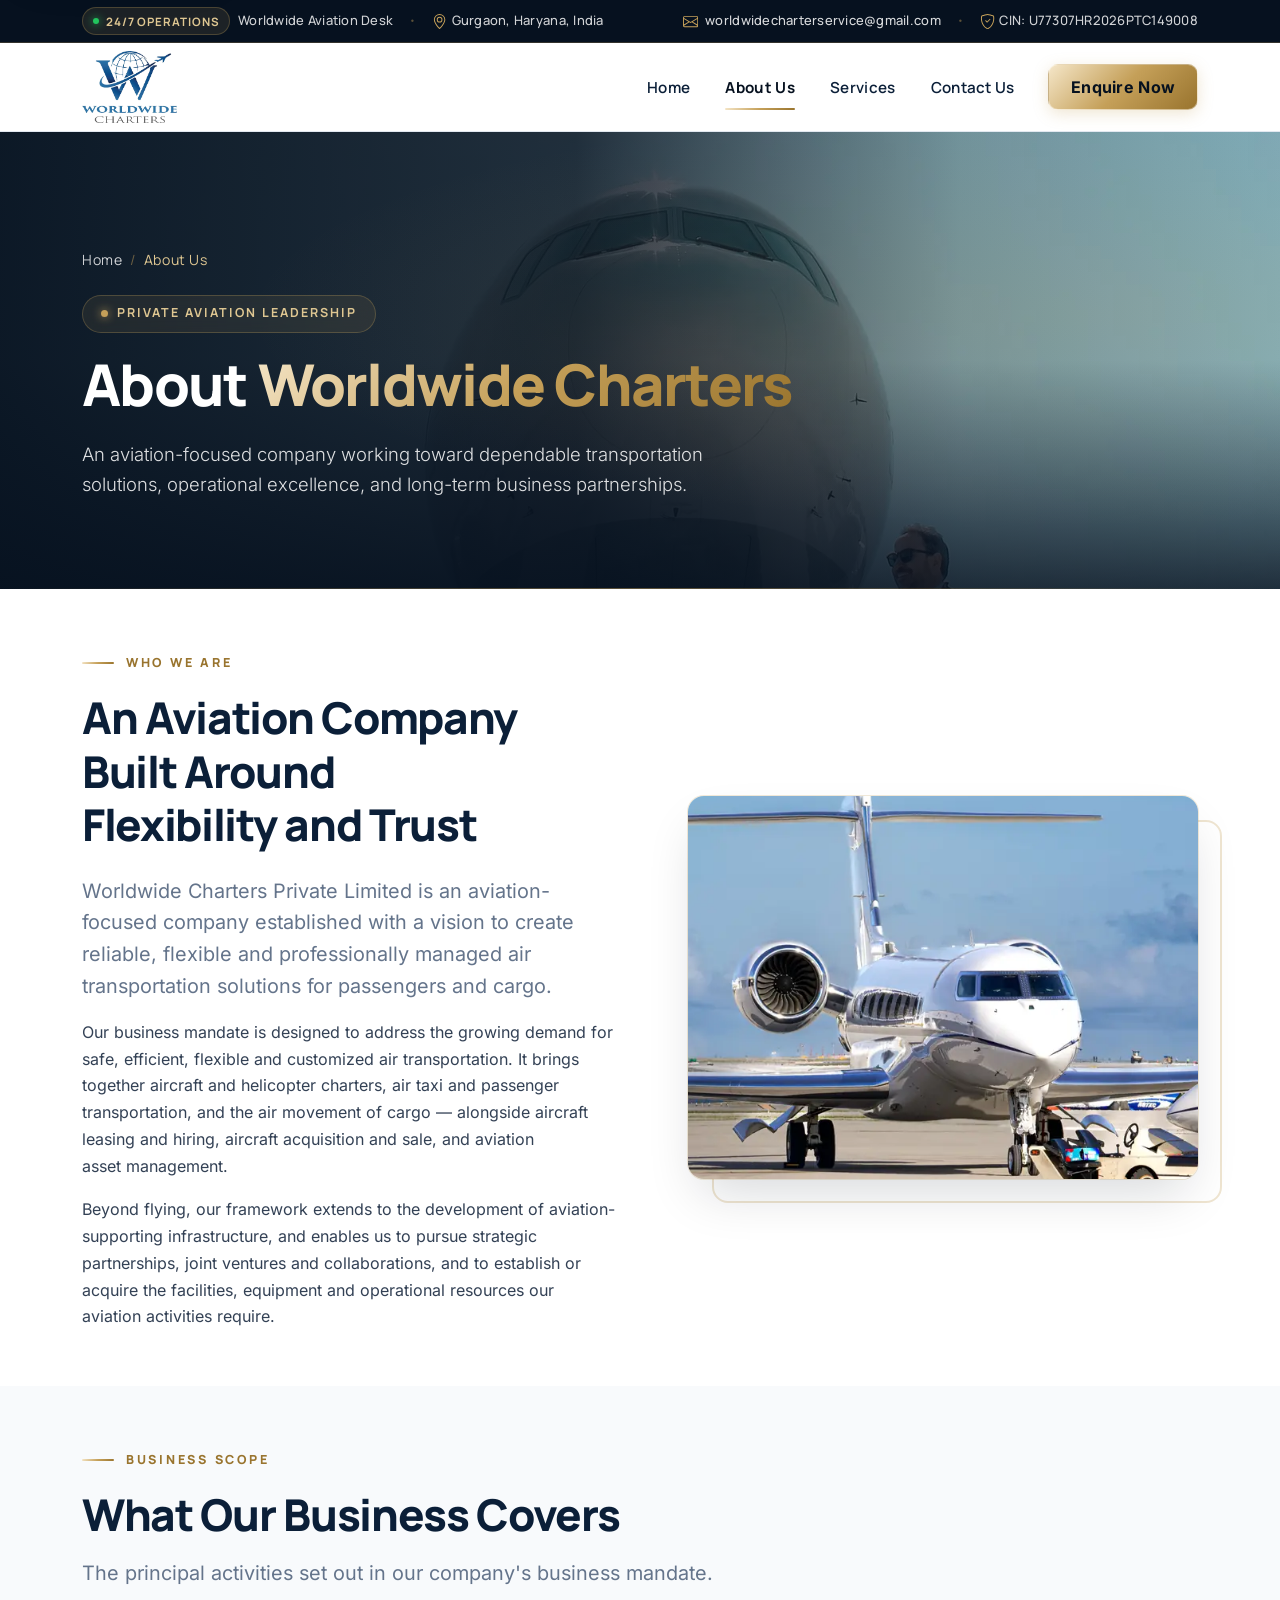
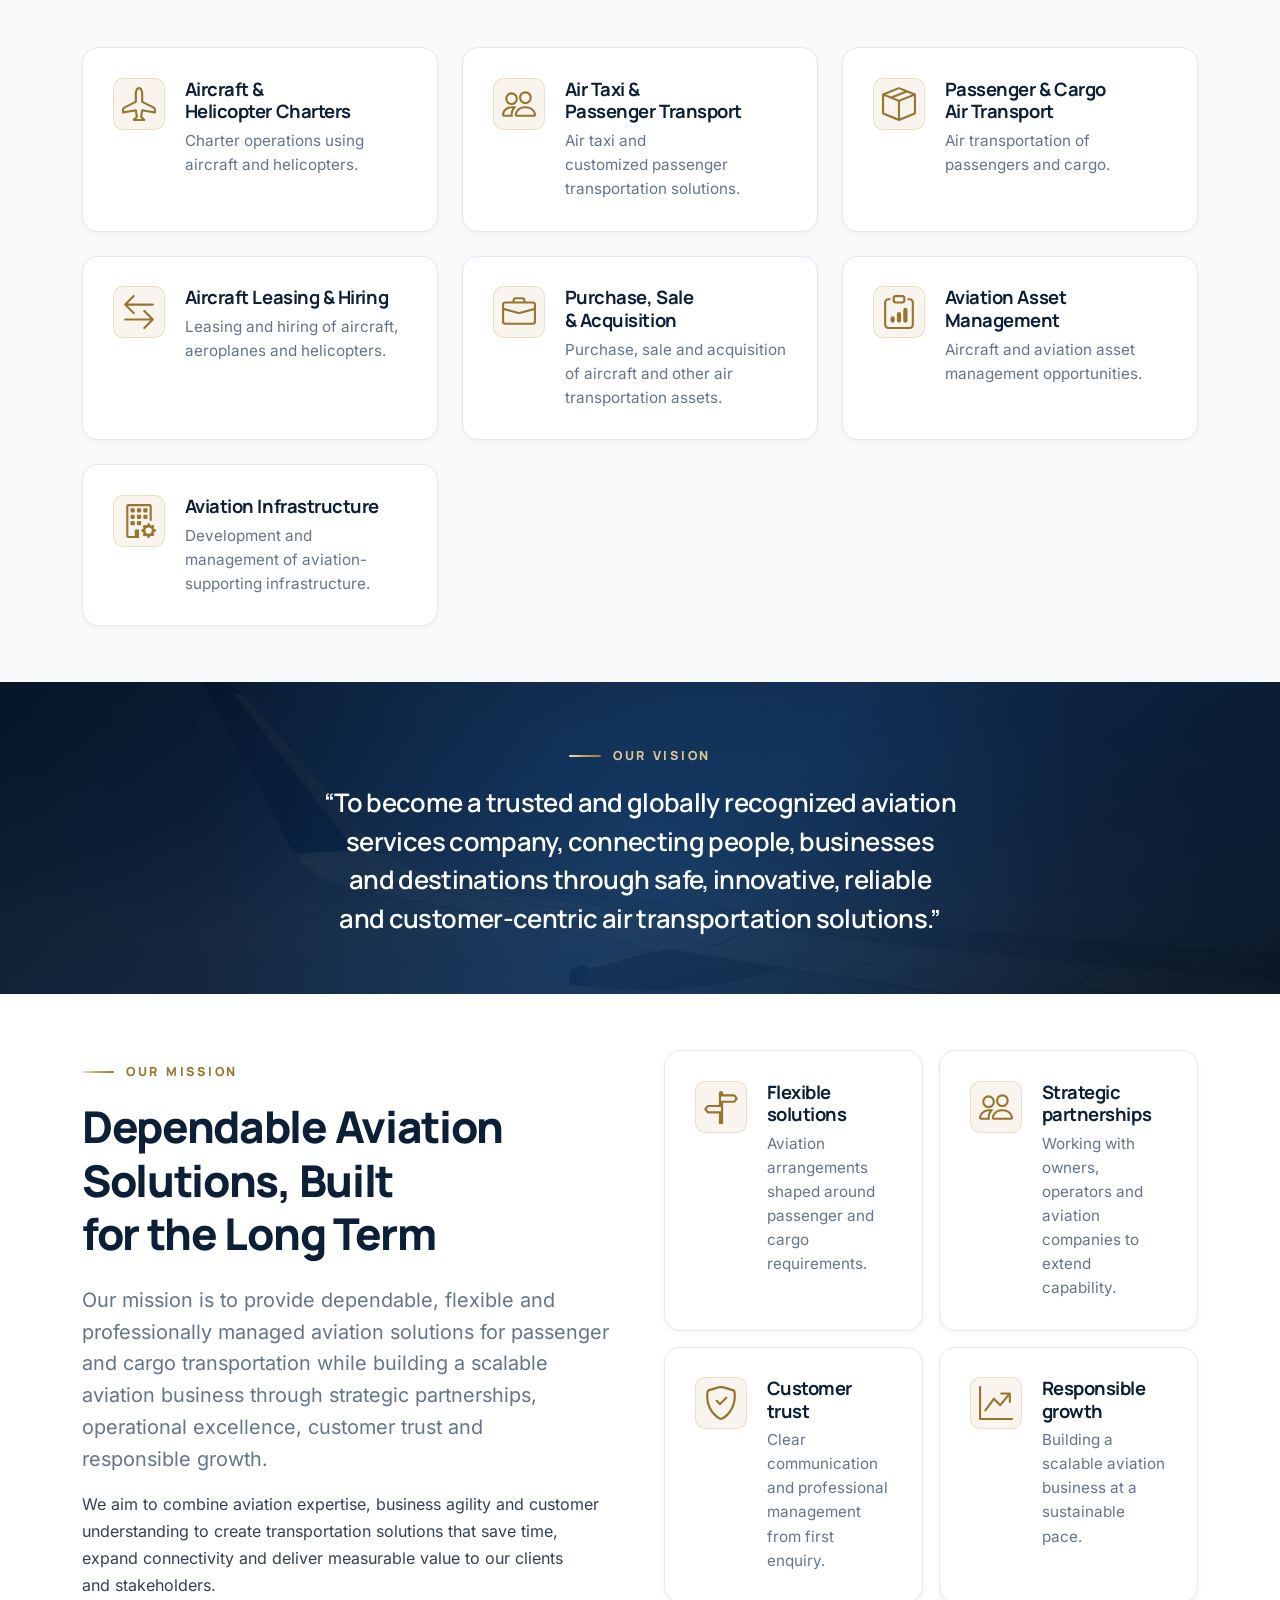
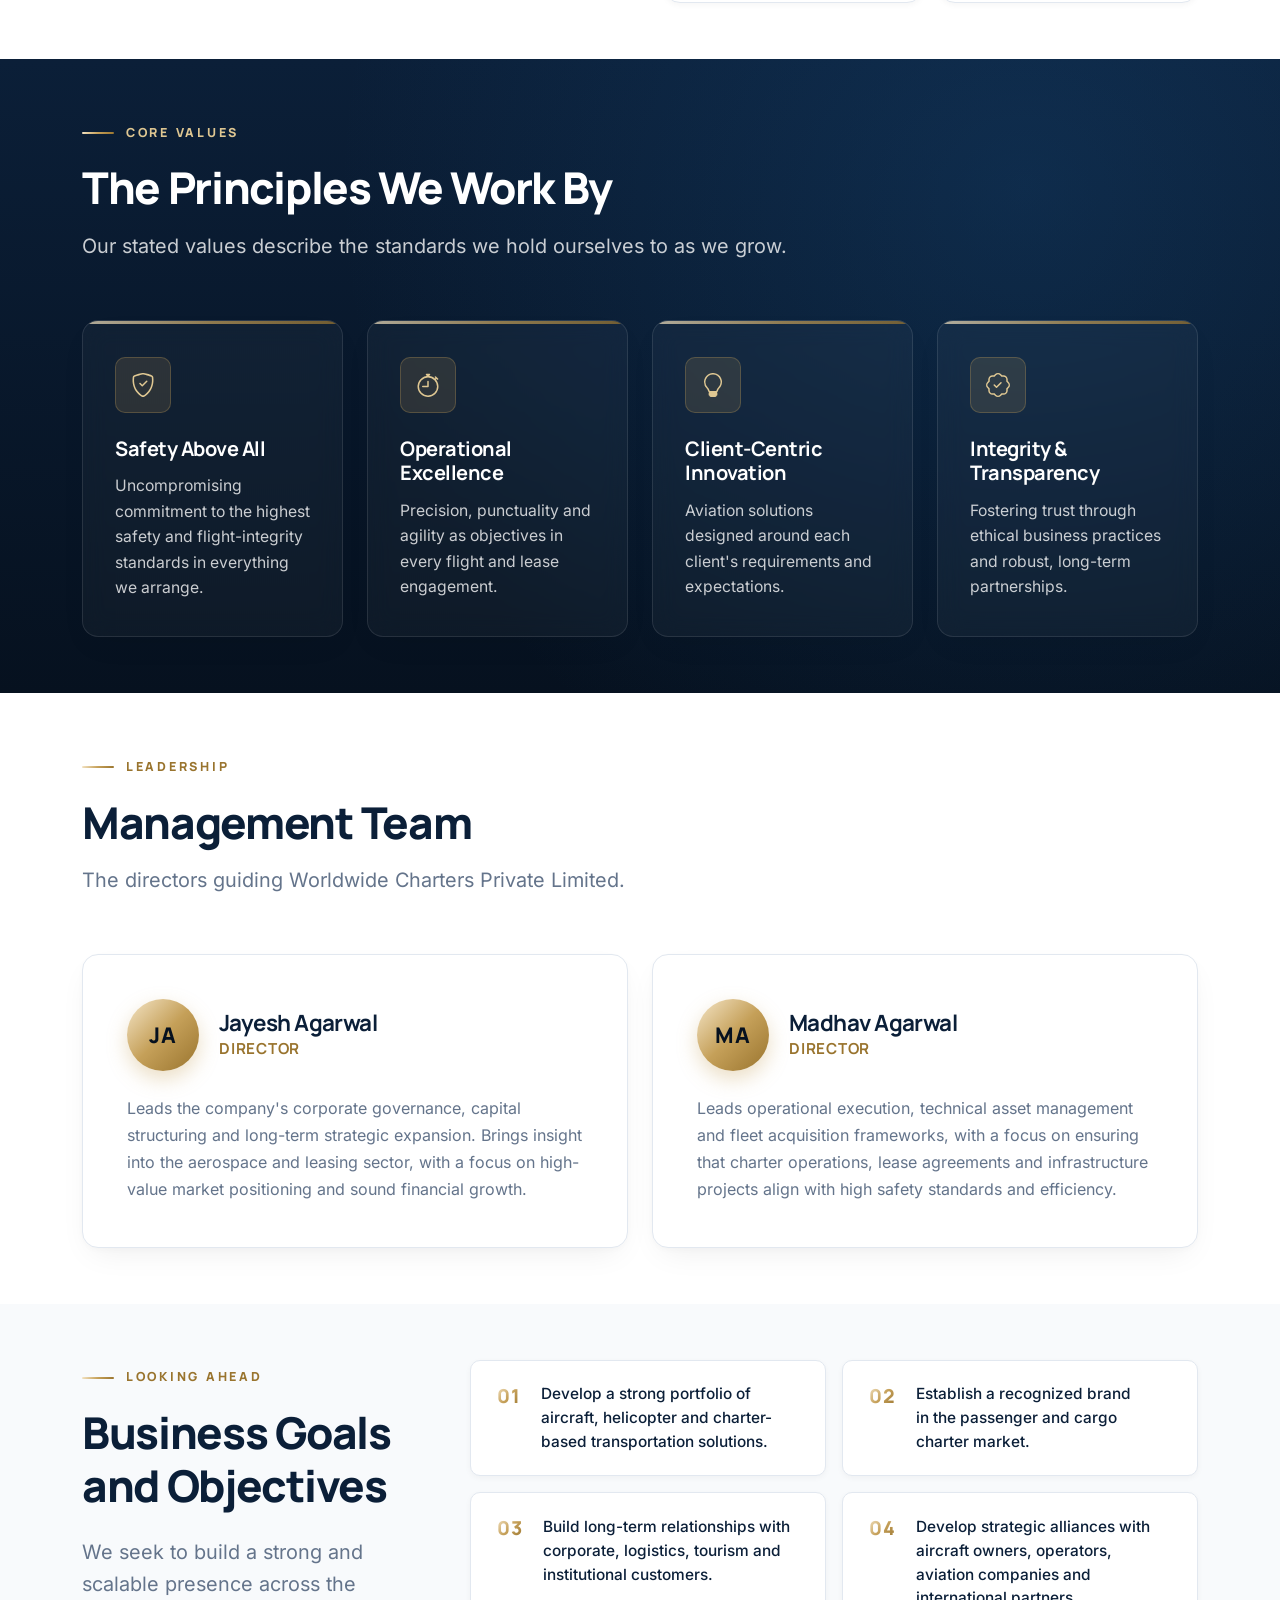
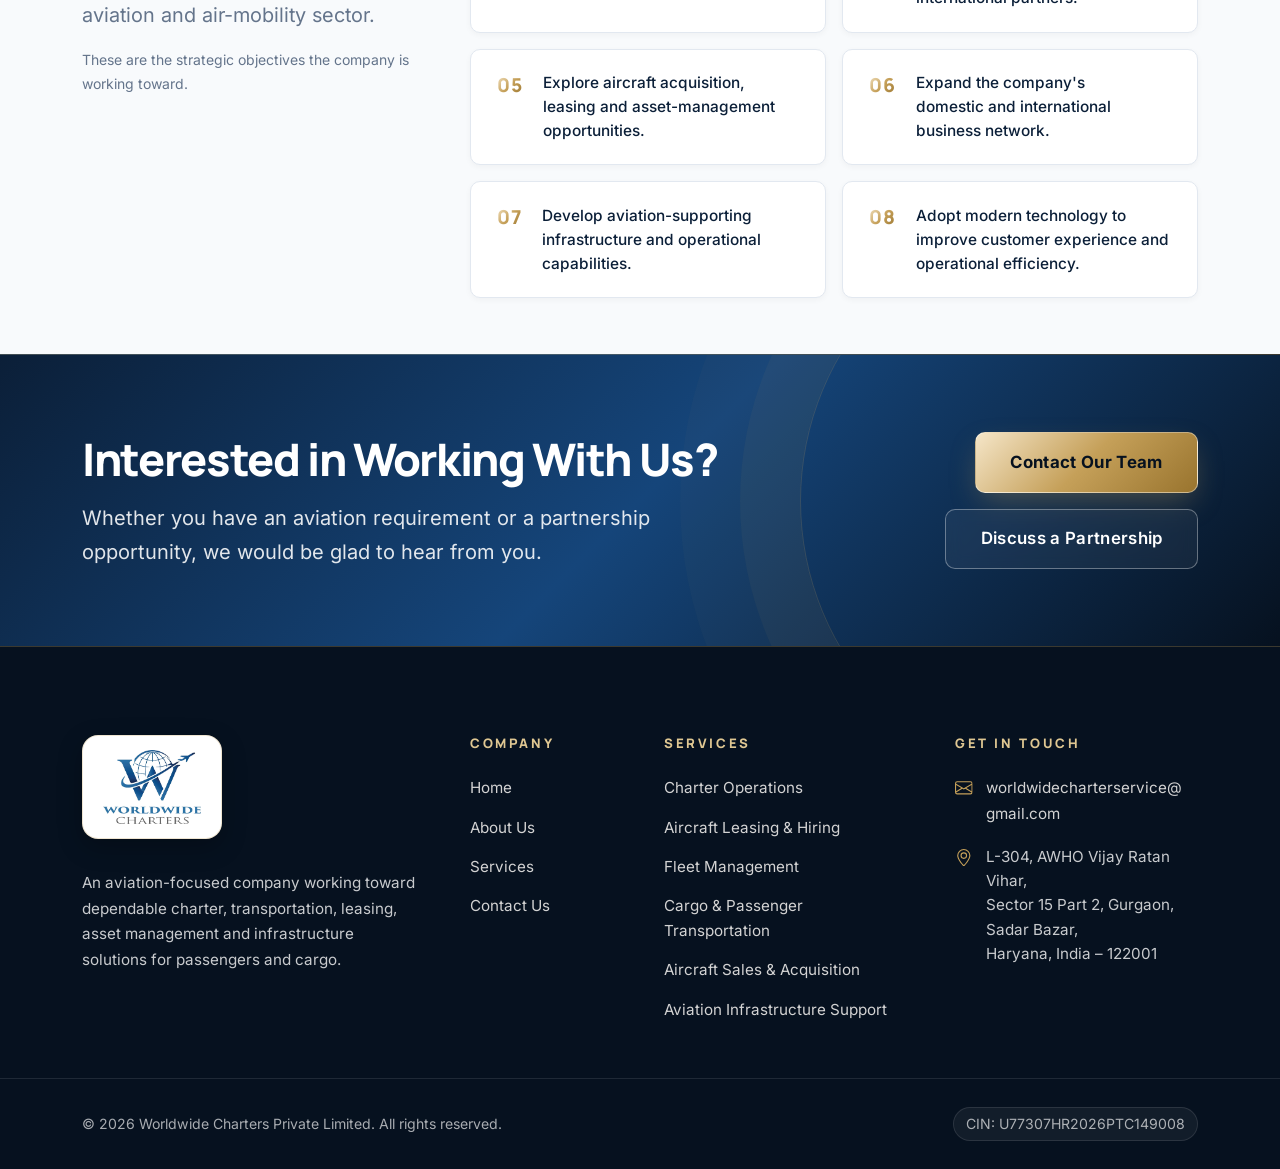
<file: about-us.html>
<!doctype html>
<html lang="en-IN">
<head>
  <meta charset="utf-8">
  <meta name="viewport" content="width=device-width, initial-scale=1">
  <title>About Us | Worldwide Charters Private Limited</title>
  <meta name="description" content="Learn about Worldwide Charters Private Limited — an aviation-focused company covering charters, passenger and cargo transportation, aircraft leasing, asset management and aviation infrastructure.">
  <link rel="canonical" href="https://www.example.com/about-us.html">
  <meta name="robots" content="index, follow">
  <meta name="theme-color" content="#102f5e">

  <meta property="og:type" content="website">
  <meta property="og:site_name" content="Worldwide Charters Private Limited">
  <meta property="og:title" content="About Us | Worldwide Charters Private Limited">
  <meta property="og:description" content="Learn about Worldwide Charters Private Limited — an aviation-focused company covering charters, passenger and cargo transportation, aircraft leasing, asset management and aviation infrastructure.">
  <meta property="og:url" content="https://www.example.com/about-us.html">
  <meta property="og:image" content="https://www.example.com/og-image.jpg">
  <meta property="og:image:width" content="1200">
  <meta property="og:image:height" content="630">
  <meta property="og:image:alt" content="Worldwide Charters logo">
  <meta name="twitter:card" content="summary_large_image">

  <link rel="icon" href="favicon.ico" sizes="48x48">
  <link rel="icon" href="favicon-32.png" type="image/png" sizes="32x32">
  <link rel="apple-touch-icon" href="apple-touch-icon.png">
  <link rel="manifest" href="site.webmanifest">

  <link rel="preload" href="assets/fonts/manrope-latin-wght.woff2" as="font" type="font/woff2" crossorigin>
  <link rel="preload" href="assets/fonts/inter-latin-wght.woff2" as="font" type="font/woff2" crossorigin>
  <link rel="preload" as="image" href="assets/img/executive-aircraft-apron-1600.webp" type="image/webp" imagesrcset="assets/img/executive-aircraft-apron-640.webp 640w, assets/img/executive-aircraft-apron-1024.webp 1024w, assets/img/executive-aircraft-apron-1600.webp 1600w" imagesizes="100vw" fetchpriority="high">
  <link rel="stylesheet" href="assets/css/bootstrap.min.css">
  <link rel="stylesheet" href="assets/css/style.css?v=2.1.0">
  <script type="application/ld+json">
{
  "@context": "https://schema.org",
  "@type": "BreadcrumbList",
  "itemListElement": [
    {
      "@type": "ListItem",
      "position": 1,
      "name": "Home",
      "item": "https://www.example.com/"
    },
    {
      "@type": "ListItem",
      "position": 2,
      "name": "About Us",
      "item": "https://www.example.com/about-us.html"
    }
  ]
}
  </script>
</head>
<body>
  <a class="skip-link" href="#main">Skip to main content</a>

  <!-- ============ SITE TOPBAR ============ -->
  <div class="site-topbar">
    <div class="container d-flex flex-wrap justify-content-between align-items-center">
      <div class="topbar-left d-flex align-items-center gap-3">
        <span class="topbar-item"><span class="topbar-badge"><span class="pulse-dot"></span> 24/7 Operations</span> Worldwide Aviation Desk</span>
        <span class="topbar-divider d-none d-md-inline" aria-hidden="true">•</span>
        <span class="topbar-item d-none d-md-inline-flex align-items-center gap-1"><svg class="bi" aria-hidden="true"><use href="assets/img/icons.svg#geo-alt"></use></svg> Gurgaon, Haryana, India</span>
      </div>
      <div class="topbar-right d-flex align-items-center gap-3">
        <a class="topbar-link" href="mailto:worldwidecharterservice@gmail.com"><svg class="bi" aria-hidden="true"><use href="assets/img/icons.svg#envelope"></use></svg> <span>worldwidecharterservice@gmail.com</span></a>
        <span class="topbar-divider d-none d-lg-inline" aria-hidden="true">•</span>
        <span class="topbar-item d-none d-lg-inline-flex align-items-center gap-1"><svg class="bi" aria-hidden="true"><use href="assets/img/icons.svg#shield-check"></use></svg> CIN: U77307HR2026PTC149008</span>
      </div>
    </div>
  </div>
  <!-- ============ /SITE TOPBAR ============ -->

  <!-- ============ SHARED HEADER (keep identical on every page; only the active link changes) ============ -->
  <header class="site-header">
    <nav class="navbar navbar-expand-lg" aria-label="Main">
      <div class="container">
        <a class="navbar-brand" href="index.html">
          <img class="brand-logo" src="assets/brand/logo.webp" width="317" height="240" alt="Worldwide Charters – Home">
        </a>
        <button class="navbar-toggler" type="button" data-bs-toggle="collapse" data-bs-target="#site-nav" aria-controls="site-nav" aria-expanded="false" aria-label="Open main menu">
          <svg class="bi icon-open" aria-hidden="true"><use href="assets/img/icons.svg#list"></use></svg>
          <svg class="bi icon-close" aria-hidden="true"><use href="assets/img/icons.svg#x-lg"></use></svg>
        </button>
        <div class="collapse navbar-collapse" id="site-nav">
          <ul class="navbar-nav ms-auto align-items-lg-center">
            <li class="nav-item"><a class="nav-link" href="index.html">Home</a></li>
            <li class="nav-item"><a class="nav-link active" aria-current="page" href="about-us.html">About Us</a></li>
            <li class="nav-item"><a class="nav-link" href="services.html">Services</a></li>
            <li class="nav-item"><a class="nav-link" href="contact-us.html">Contact Us</a></li>
          </ul>
          <a class="btn btn-primary nav-cta ms-lg-3" href="contact-us.html#enquiry">Enquire Now</a>
        </div>
      </div>
    </nav>
  </header>
  <!-- ============ /SHARED HEADER ============ -->

  <main id="main" tabindex="-1">
    <!-- 1. Page hero -->
    <section class="page-hero" aria-labelledby="page-title">
      <div class="page-hero-media">
        <img src="assets/img/executive-aircraft-apron-1600.webp" srcset="assets/img/executive-aircraft-apron-640.webp 640w, assets/img/executive-aircraft-apron-1024.webp 1024w, assets/img/executive-aircraft-apron-1600.webp 1600w" sizes="100vw" width="1600" height="960" alt="" fetchpriority="high" decoding="async">
      </div>
      <div class="container">
        <nav aria-label="Breadcrumb">
          <ol class="breadcrumb">
            <li class="breadcrumb-item"><a href="index.html">Home</a></li>
            <li class="breadcrumb-item active" aria-current="page">About Us</li>
          </ol>
        </nav>
        <div class="mb-3"><span class="luxury-pill"><span class="pill-dot"></span> Private Aviation Leadership</span></div>
        <h1 id="page-title">About <span class="gold-gradient-text">Worldwide Charters</span></h1>
        <p>An aviation-focused company working toward dependable transportation solutions, operational excellence, and long-term business partnerships.</p>
      </div>
    </section>

    <!-- 2. Who we are -->
    <section class="section" aria-labelledby="who-title">
      <div class="container">
        <div class="row align-items-center g-4 g-xl-5">
          <div class="col-lg-6">
            <p class="eyebrow">Who we are</p>
            <h2 id="who-title" class="section-title mb-4">An Aviation Company Built Around Flexibility and Trust</h2>
            <p class="lead">Worldwide Charters Private Limited is an aviation-focused company established with a vision to create reliable, flexible and professionally managed air transportation solutions for passengers and cargo.</p>
            <p>Our business mandate is designed to address the growing demand for safe, efficient, flexible and customized air transportation. It brings together aircraft and helicopter charters, air taxi and passenger transportation, and the air movement of cargo — alongside aircraft leasing and hiring, aircraft acquisition and sale, and aviation asset management.</p>
            <p class="mb-0">Beyond flying, our framework extends to the development of aviation-supporting infrastructure, and enables us to pursue strategic partnerships, joint ventures and collaborations, and to establish or acquire the facilities, equipment and operational resources our aviation activities require.</p>
          </div>
          <div class="col-lg-6">
            <div class="media-accent ms-lg-4 me-3 me-lg-0">
              <div class="media-frame ratio-4x3">
                <img src="assets/img/business-jet-ground-support-1024.webp" srcset="assets/img/business-jet-ground-support-640.webp 640w, assets/img/business-jet-ground-support-1024.webp 1024w, assets/img/business-jet-ground-support-1600.webp 1600w" sizes="(min-width: 992px) 540px, 92vw" width="1600" height="1426" alt="Business jet on the apron with ground support equipment alongside" loading="lazy" decoding="async">
              </div>
            </div>
          </div>
        </div>
      </div>
    </section>

    <!-- 3. Business scope -->
    <section class="section bg-soft" aria-labelledby="scope-title">
      <div class="container">
        <div class="section-head">
          <p class="eyebrow">Business scope</p>
          <h2 id="scope-title" class="section-title">What Our Business Covers</h2>
          <p class="lead mt-3">The principal activities set out in our company's business mandate.</p>
        </div>
        <div class="row g-3 g-md-4">
          <div class="col-md-6 col-lg-4">
            <div class="scope-tile">
              <svg class="bi" aria-hidden="true"><use href="assets/img/icons.svg#airplane"></use></svg>
              <div><h3>Aircraft &amp; Helicopter Charters</h3><p>Charter operations using aircraft and helicopters.</p></div>
            </div>
          </div>
          <div class="col-md-6 col-lg-4">
            <div class="scope-tile">
              <svg class="bi" aria-hidden="true"><use href="assets/img/icons.svg#people"></use></svg>
              <div><h3>Air Taxi &amp; Passenger Transport</h3><p>Air taxi and customized passenger transportation solutions.</p></div>
            </div>
          </div>
          <div class="col-md-6 col-lg-4">
            <div class="scope-tile">
              <svg class="bi" aria-hidden="true"><use href="assets/img/icons.svg#box-seam"></use></svg>
              <div><h3>Passenger &amp; Cargo Air Transport</h3><p>Air transportation of passengers and cargo.</p></div>
            </div>
          </div>
          <div class="col-md-6 col-lg-4">
            <div class="scope-tile">
              <svg class="bi" aria-hidden="true"><use href="assets/img/icons.svg#arrow-left-right"></use></svg>
              <div><h3>Aircraft Leasing &amp; Hiring</h3><p>Leasing and hiring of aircraft, aeroplanes and helicopters.</p></div>
            </div>
          </div>
          <div class="col-md-6 col-lg-4">
            <div class="scope-tile">
              <svg class="bi" aria-hidden="true"><use href="assets/img/icons.svg#briefcase"></use></svg>
              <div><h3>Purchase, Sale &amp; Acquisition</h3><p>Purchase, sale and acquisition of aircraft and other air transportation assets.</p></div>
            </div>
          </div>
          <div class="col-md-6 col-lg-4">
            <div class="scope-tile">
              <svg class="bi" aria-hidden="true"><use href="assets/img/icons.svg#clipboard-data"></use></svg>
              <div><h3>Aviation Asset Management</h3><p>Aircraft and aviation asset management opportunities.</p></div>
            </div>
          </div>
          <div class="col-md-6 col-lg-4">
            <div class="scope-tile">
              <svg class="bi" aria-hidden="true"><use href="assets/img/icons.svg#building-gear"></use></svg>
              <div><h3>Aviation Infrastructure</h3><p>Development and management of aviation-supporting infrastructure.</p></div>
            </div>
          </div>
        </div>
      </div>
    </section>

    <!-- 4. Vision -->
    <section class="statement-band section" aria-labelledby="vision-title">
      <div class="band-media">
        <img src="assets/img/wing-above-clouds-1024.webp" srcset="assets/img/wing-above-clouds-640.webp 640w, assets/img/wing-above-clouds-1024.webp 1024w, assets/img/wing-above-clouds-1600.webp 1600w, assets/img/wing-above-clouds-2000.webp 2000w" sizes="100vw" width="2000" height="1333" alt="" loading="lazy" decoding="async">
      </div>
      <div class="container">
        <div class="row justify-content-center">
          <div class="col-lg-10 col-xl-9 text-center">
            <p class="eyebrow eyebrow-light justify-content-center">Our vision</p>
            <h2 id="vision-title" class="visually-hidden">Our Vision</h2>
            <p class="statement-text h3 text-white fw-semibold lh-base mb-0">“To become a trusted and globally recognized aviation services company, connecting people, businesses and destinations through safe, innovative, reliable and customer-centric air transportation solutions.”</p>
          </div>
        </div>
      </div>
    </section>

    <!-- 5. Mission -->
    <section class="section" aria-labelledby="mission-title">
      <div class="container">
        <div class="row g-4 g-xl-5 align-items-center">
          <div class="col-lg-6">
            <p class="eyebrow">Our mission</p>
            <h2 id="mission-title" class="section-title mb-4">Dependable Aviation Solutions, Built for the Long Term</h2>
            <p class="lead">Our mission is to provide dependable, flexible and professionally managed aviation solutions for passenger and cargo transportation while building a scalable aviation business through strategic partnerships, operational excellence, customer trust and responsible growth.</p>
            <p class="mb-0">We aim to combine aviation expertise, business agility and customer understanding to create transportation solutions that save time, expand connectivity and deliver measurable value to our clients and stakeholders.</p>
          </div>
          <div class="col-lg-6">
            <div class="row g-3">
              <div class="col-sm-6">
                <div class="scope-tile"><svg class="bi" aria-hidden="true"><use href="assets/img/icons.svg#signpost-split"></use></svg><div><h3>Flexible solutions</h3><p>Aviation arrangements shaped around passenger and cargo requirements.</p></div></div>
              </div>
              <div class="col-sm-6">
                <div class="scope-tile"><svg class="bi" aria-hidden="true"><use href="assets/img/icons.svg#people"></use></svg><div><h3>Strategic partnerships</h3><p>Working with owners, operators and aviation companies to extend capability.</p></div></div>
              </div>
              <div class="col-sm-6">
                <div class="scope-tile"><svg class="bi" aria-hidden="true"><use href="assets/img/icons.svg#shield-check"></use></svg><div><h3>Customer trust</h3><p>Clear communication and professional management from first enquiry.</p></div></div>
              </div>
              <div class="col-sm-6">
                <div class="scope-tile"><svg class="bi" aria-hidden="true"><use href="assets/img/icons.svg#graph-up-arrow"></use></svg><div><h3>Responsible growth</h3><p>Building a scalable aviation business at a sustainable pace.</p></div></div>
              </div>
            </div>
          </div>
        </div>
      </div>
    </section>

    <!-- 6. Core values -->
    <section class="section bg-navy" aria-labelledby="values-title">
      <div class="container">
        <div class="section-head">
          <p class="eyebrow eyebrow-light">Core values</p>
          <h2 id="values-title" class="section-title">The Principles We Work By</h2>
          <p class="lead mt-3">Our stated values describe the standards we hold ourselves to as we grow.</p>
        </div>
        <div class="row g-4">
          <div class="col-sm-6 col-xl-3">
            <div class="value-card">
              <div class="value-icon"><svg class="bi" aria-hidden="true"><use href="assets/img/icons.svg#shield-check"></use></svg></div>
              <h3>Safety Above All</h3>
              <p>Uncompromising commitment to the highest safety and flight-integrity standards in everything we arrange.</p>
            </div>
          </div>
          <div class="col-sm-6 col-xl-3">
            <div class="value-card">
              <div class="value-icon"><svg class="bi" aria-hidden="true"><use href="assets/img/icons.svg#stopwatch"></use></svg></div>
              <h3>Operational Excellence</h3>
              <p>Precision, punctuality and agility as objectives in every flight and lease engagement.</p>
            </div>
          </div>
          <div class="col-sm-6 col-xl-3">
            <div class="value-card">
              <div class="value-icon"><svg class="bi" aria-hidden="true"><use href="assets/img/icons.svg#lightbulb"></use></svg></div>
              <h3>Client-Centric Innovation</h3>
              <p>Aviation solutions designed around each client's requirements and expectations.</p>
            </div>
          </div>
          <div class="col-sm-6 col-xl-3">
            <div class="value-card">
              <div class="value-icon"><svg class="bi" aria-hidden="true"><use href="assets/img/icons.svg#patch-check"></use></svg></div>
              <h3>Integrity &amp; Transparency</h3>
              <p>Fostering trust through ethical business practices and robust, long-term partnerships.</p>
            </div>
          </div>
        </div>
      </div>
    </section>

    <!-- 7. Management team -->
    <section class="section" aria-labelledby="team-title">
      <div class="container">
        <div class="section-head">
          <p class="eyebrow">Leadership</p>
          <h2 id="team-title" class="section-title">Management Team</h2>
          <p class="lead mt-3">The directors guiding Worldwide Charters Private Limited.</p>
        </div>
        <div class="row g-4">
          <div class="col-lg-6">
            <article class="director-card">
              <div class="director-head">
                <div class="director-monogram" aria-hidden="true">JA</div>
                <div>
                  <h3>Jayesh Agarwal</h3>
                  <div class="director-role">Director</div>
                </div>
              </div>
              <p>Leads the company's corporate governance, capital structuring and long-term strategic expansion. Brings insight into the aerospace and leasing sector, with a focus on high-value market positioning and sound financial growth.</p>
            </article>
          </div>
          <div class="col-lg-6">
            <article class="director-card">
              <div class="director-head">
                <div class="director-monogram" aria-hidden="true">MA</div>
                <div>
                  <h3>Madhav Agarwal</h3>
                  <div class="director-role">Director</div>
                </div>
              </div>
              <p>Leads operational execution, technical asset management and fleet acquisition frameworks, with a focus on ensuring that charter operations, lease agreements and infrastructure projects align with high safety standards and efficiency.</p>
            </article>
          </div>
        </div>
      </div>
    </section>

    <!-- 8. Goals & objectives -->
    <section class="section bg-soft" aria-labelledby="goals-title">
      <div class="container">
        <div class="row g-4 g-xl-5">
          <div class="col-lg-4">
            <p class="eyebrow">Looking ahead</p>
            <h2 id="goals-title" class="section-title mb-4">Business Goals and Objectives</h2>
            <p class="lead">We seek to build a strong and scalable presence across the aviation and air-mobility sector.</p>
            <p class="small text-muted mb-0">These are the strategic objectives the company is working toward.</p>
          </div>
          <div class="col-lg-8">
            <ol class="row g-3 list-unstyled mb-0">
              <li class="col-md-6"><div class="objective"><span class="objective-num" aria-hidden="true">01</span><p>Develop a strong portfolio of aircraft, helicopter and charter-based transportation solutions.</p></div></li>
              <li class="col-md-6"><div class="objective"><span class="objective-num" aria-hidden="true">02</span><p>Establish a recognized brand in the passenger and cargo charter market.</p></div></li>
              <li class="col-md-6"><div class="objective"><span class="objective-num" aria-hidden="true">03</span><p>Build long-term relationships with corporate, logistics, tourism and institutional customers.</p></div></li>
              <li class="col-md-6"><div class="objective"><span class="objective-num" aria-hidden="true">04</span><p>Develop strategic alliances with aircraft owners, operators, aviation companies and international partners.</p></div></li>
              <li class="col-md-6"><div class="objective"><span class="objective-num" aria-hidden="true">05</span><p>Explore aircraft acquisition, leasing and asset-management opportunities.</p></div></li>
              <li class="col-md-6"><div class="objective"><span class="objective-num" aria-hidden="true">06</span><p>Expand the company's domestic and international business network.</p></div></li>
              <li class="col-md-6"><div class="objective"><span class="objective-num" aria-hidden="true">07</span><p>Develop aviation-supporting infrastructure and operational capabilities.</p></div></li>
              <li class="col-md-6"><div class="objective"><span class="objective-num" aria-hidden="true">08</span><p>Adopt modern technology to improve customer experience and operational efficiency.</p></div></li>
            </ol>
          </div>
        </div>
      </div>
    </section>

    <!-- 9. Partnership CTA -->
    <section class="cta-band section-sm" aria-labelledby="cta-title">
      <div class="container">
        <div class="row align-items-center g-4">
          <div class="col-lg-7">
            <h2 id="cta-title" class="section-title mb-3">Interested in Working With Us?</h2>
            <p class="mb-0 fs-5">Whether you have an aviation requirement or a partnership opportunity, we would be glad to hear from you.</p>
          </div>
          <div class="col-lg-5">
            <div class="d-flex flex-wrap gap-3 justify-content-lg-end">
              <a class="btn btn-gold btn-lg" href="contact-us.html#enquiry">Contact Our Team</a>
              <a class="btn btn-outline-light btn-lg" href="contact-us.html?service=partnership#enquiry">Discuss a Partnership</a>
            </div>
          </div>
        </div>
      </div>
    </section>
  </main>

  <!-- ============ SHARED FOOTER (keep identical on every page) ============ -->
  <footer class="site-footer">
    <div class="container footer-main">
      <div class="row g-4 g-xl-5">
        <div class="col-lg-4">
          <a class="footer-logo" href="index.html"><img src="assets/brand/logo.webp" width="317" height="240" alt="Worldwide Charters – Home" loading="lazy"></a>
          <p class="mb-0">An aviation-focused company working toward dependable charter, transportation, leasing, asset management and infrastructure solutions for passengers and cargo.</p>
        </div>
        <div class="col-6 col-md-4 col-lg-2">
          <h2>Company</h2>
          <ul class="footer-links">
            <li><a href="index.html">Home</a></li>
            <li><a href="about-us.html">About Us</a></li>
            <li><a href="services.html">Services</a></li>
            <li><a href="contact-us.html">Contact Us</a></li>
          </ul>
        </div>
        <div class="col-6 col-md-4 col-lg-3">
          <h2>Services</h2>
          <ul class="footer-links">
            <li><a href="services.html#charter-operations">Charter Operations</a></li>
            <li><a href="services.html#aircraft-leasing">Aircraft Leasing &amp; Hiring</a></li>
            <li><a href="services.html#fleet-management">Fleet Management</a></li>
            <li><a href="services.html#air-transportation">Cargo &amp; Passenger Transportation</a></li>
            <li><a href="services.html#aircraft-sales-acquisition">Aircraft Sales &amp; Acquisition</a></li>
            <li><a href="services.html#aviation-infrastructure">Aviation Infrastructure Support</a></li>
          </ul>
        </div>
        <div class="col-md-4 col-lg-3">
          <h2>Get in touch</h2>
          <ul class="footer-contact">
            <li><svg class="bi" aria-hidden="true"><use href="assets/img/icons.svg#envelope"></use></svg><a href="mailto:worldwidecharterservice@gmail.com">worldwidecharterservice@<wbr>gmail.com</a></li>
            <li><svg class="bi" aria-hidden="true"><use href="assets/img/icons.svg#geo-alt"></use></svg><address>L-304, AWHO Vijay Ratan Vihar,<br>Sector 15 Part 2, Gurgaon, Sadar Bazar,<br>Haryana, India – 122001</address></li>
          </ul>
        </div>
      </div>
    </div>
    <div class="footer-bottom">
      <div class="container d-flex flex-column flex-md-row justify-content-between align-items-md-center gap-2">
        <p class="mb-0">&copy; <span data-year>2026</span> Worldwide Charters Private Limited. All rights reserved.</p>
        <p class="mb-0 footer-cin">CIN: U77307HR2026PTC149008</p>
      </div>
    </div>
  </footer>
  <!-- ============ /SHARED FOOTER ============ -->

  <script src="assets/js/bootstrap.bundle.min.js" defer></script>
  <script src="assets/js/main.js?v=2.1.0" defer></script>
</body>
</html>
</file>
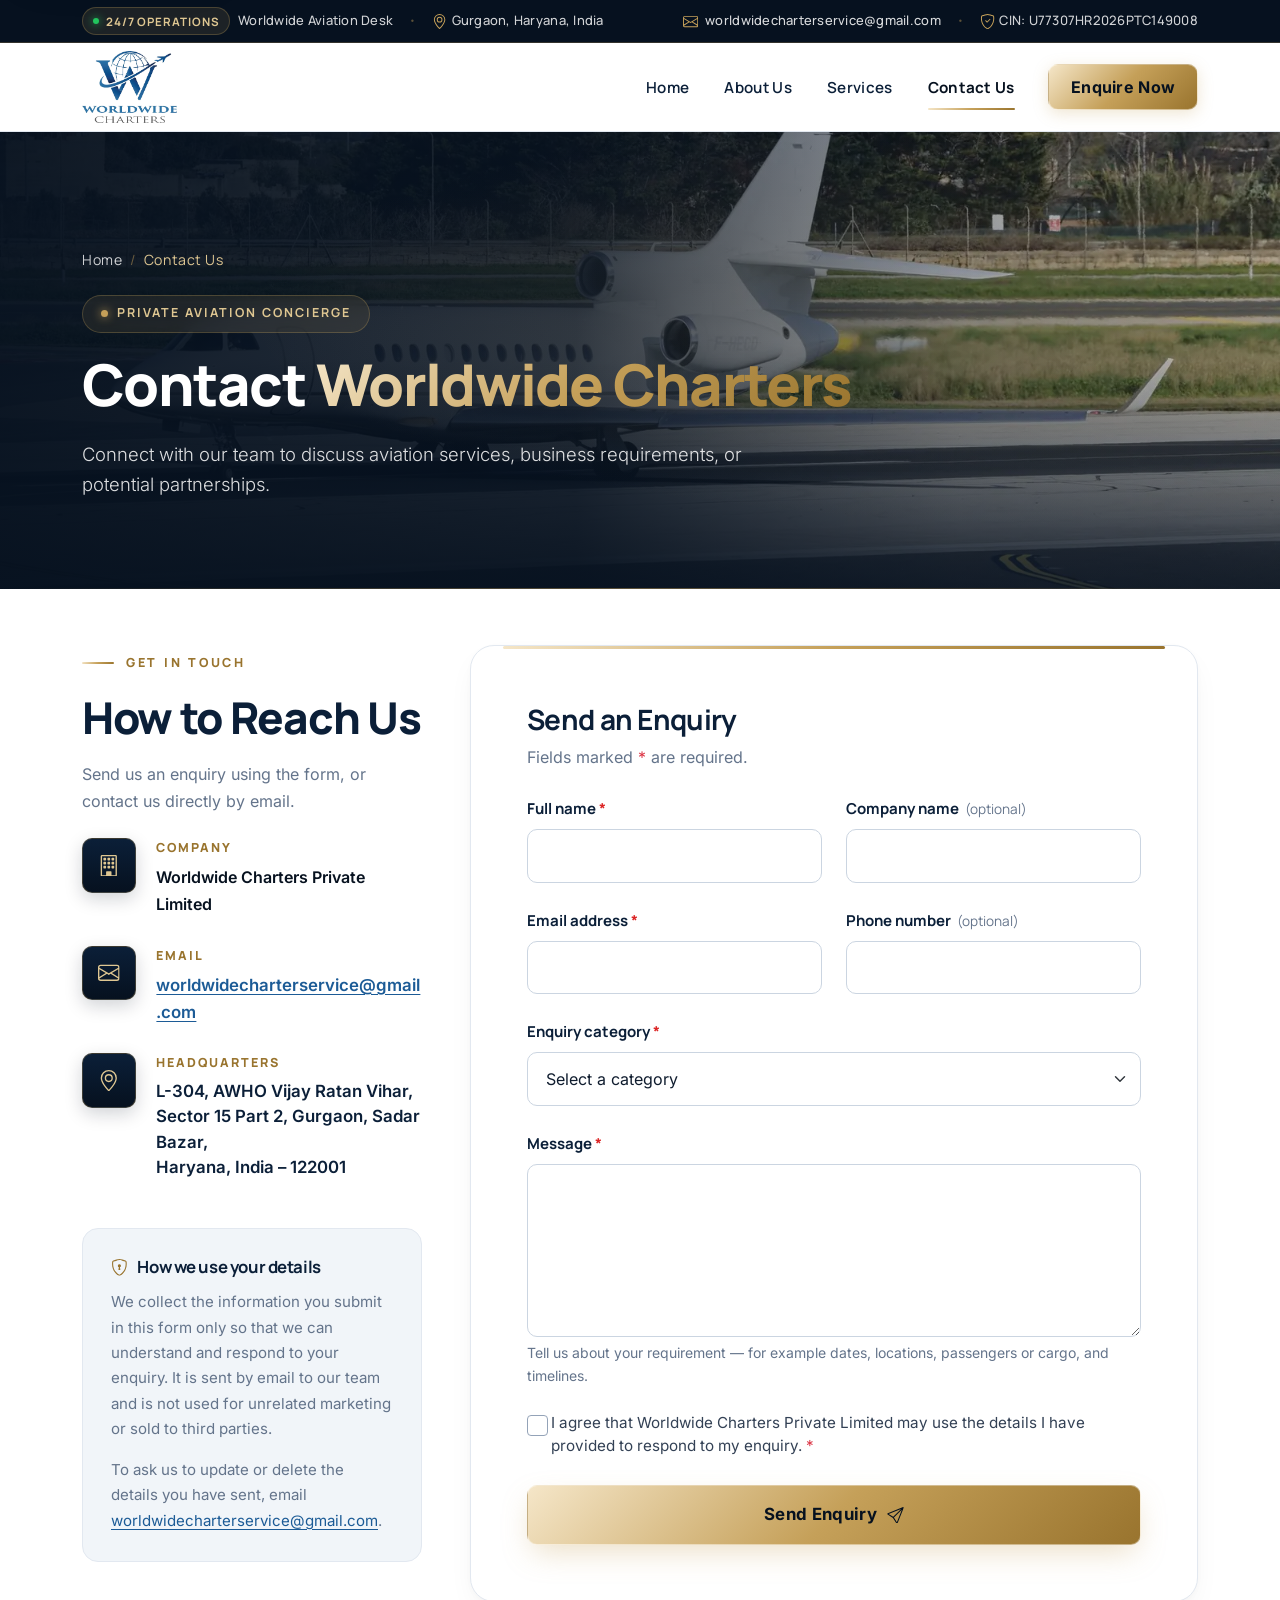
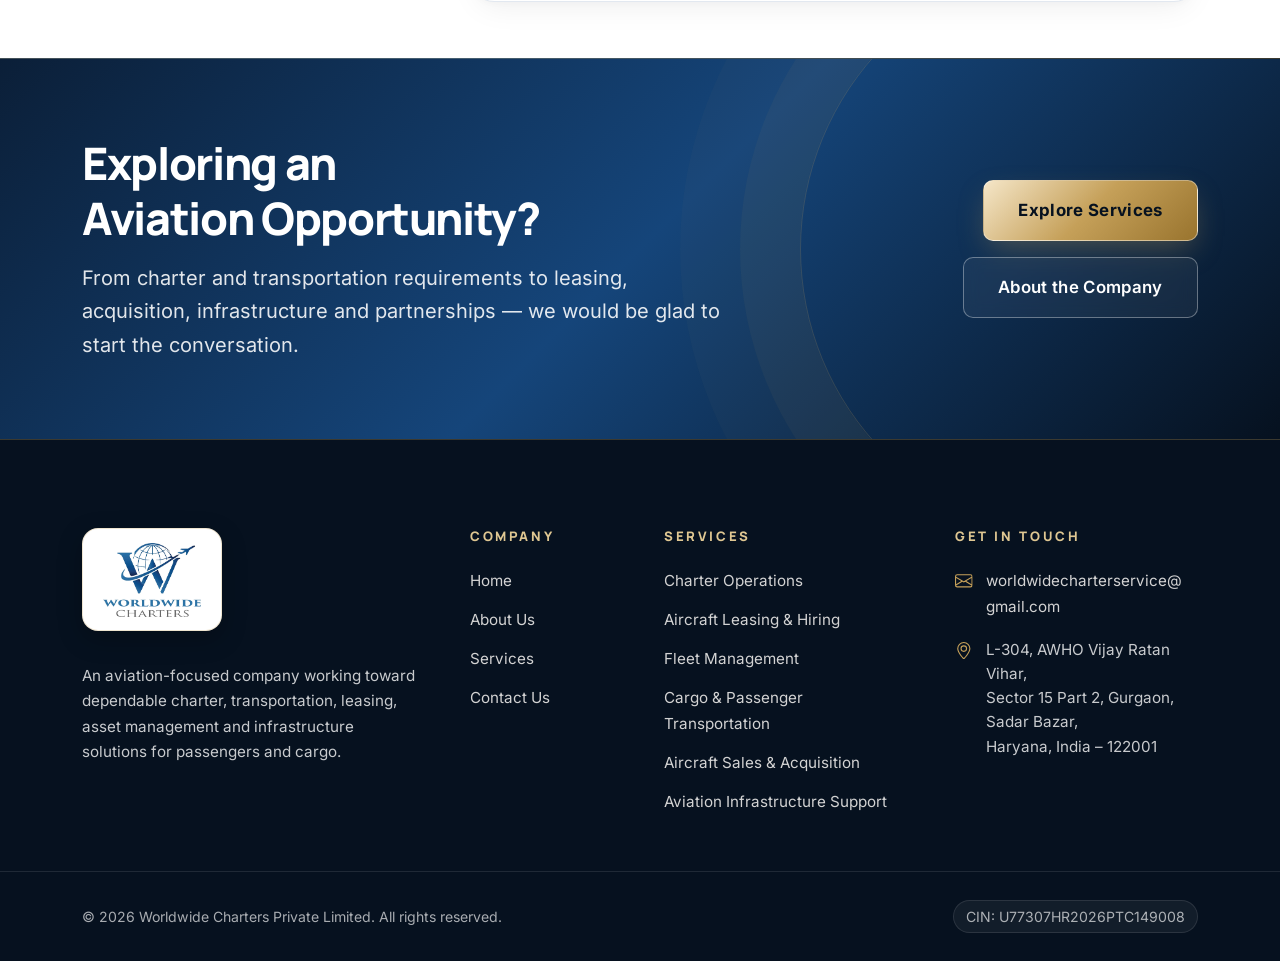
<file: contact-us.html>
<!doctype html>
<html lang="en-IN">
<head>
  <meta charset="utf-8">
  <meta name="viewport" content="width=device-width, initial-scale=1">
  <title>Contact Worldwide Charters Private Limited</title>
  <meta name="description" content="Contact Worldwide Charters Private Limited to discuss charter, aircraft leasing, fleet management, air transportation, aircraft acquisition or aviation infrastructure requirements, or a potential partnership.">
  <link rel="canonical" href="https://www.example.com/contact-us.html">
  <meta name="robots" content="index, follow">
  <meta name="theme-color" content="#102f5e">

  <meta property="og:type" content="website">
  <meta property="og:site_name" content="Worldwide Charters Private Limited">
  <meta property="og:title" content="Contact Worldwide Charters Private Limited">
  <meta property="og:description" content="Contact Worldwide Charters Private Limited to discuss charter, aircraft leasing, fleet management, air transportation, aircraft acquisition or aviation infrastructure requirements, or a potential partnership.">
  <meta property="og:url" content="https://www.example.com/contact-us.html">
  <meta property="og:image" content="https://www.example.com/og-image.jpg">
  <meta property="og:image:width" content="1200">
  <meta property="og:image:height" content="630">
  <meta property="og:image:alt" content="Worldwide Charters logo">
  <meta name="twitter:card" content="summary_large_image">

  <link rel="icon" href="favicon.ico" sizes="48x48">
  <link rel="icon" href="favicon-32.png" type="image/png" sizes="32x32">
  <link rel="apple-touch-icon" href="apple-touch-icon.png">
  <link rel="manifest" href="site.webmanifest">

  <link rel="preload" href="assets/fonts/manrope-latin-wght.woff2" as="font" type="font/woff2" crossorigin>
  <link rel="preload" href="assets/fonts/inter-latin-wght.woff2" as="font" type="font/woff2" crossorigin>
  <link rel="preload" as="image" href="assets/img/business-jet-white-taxiway-1600.webp" type="image/webp" imagesrcset="assets/img/business-jet-white-taxiway-640.webp 640w, assets/img/business-jet-white-taxiway-1024.webp 1024w, assets/img/business-jet-white-taxiway-1600.webp 1600w" imagesizes="100vw" fetchpriority="high">
  <link rel="stylesheet" href="assets/css/bootstrap.min.css">
  <link rel="stylesheet" href="assets/css/style.css?v=2.1.0">
  <script type="application/ld+json">
{
  "@context": "https://schema.org",
  "@type": "BreadcrumbList",
  "itemListElement": [
    {
      "@type": "ListItem",
      "position": 1,
      "name": "Home",
      "item": "https://www.example.com/"
    },
    {
      "@type": "ListItem",
      "position": 2,
      "name": "Contact Us",
      "item": "https://www.example.com/contact-us.html"
    }
  ]
}
  </script>
</head>
<body>
  <a class="skip-link" href="#main">Skip to main content</a>

  <!-- ============ SITE TOPBAR ============ -->
  <div class="site-topbar">
    <div class="container d-flex flex-wrap justify-content-between align-items-center">
      <div class="topbar-left d-flex align-items-center gap-3">
        <span class="topbar-item"><span class="topbar-badge"><span class="pulse-dot"></span> 24/7 Operations</span> Worldwide Aviation Desk</span>
        <span class="topbar-divider d-none d-md-inline" aria-hidden="true">•</span>
        <span class="topbar-item d-none d-md-inline-flex align-items-center gap-1"><svg class="bi" aria-hidden="true"><use href="assets/img/icons.svg#geo-alt"></use></svg> Gurgaon, Haryana, India</span>
      </div>
      <div class="topbar-right d-flex align-items-center gap-3">
        <a class="topbar-link" href="mailto:worldwidecharterservice@gmail.com"><svg class="bi" aria-hidden="true"><use href="assets/img/icons.svg#envelope"></use></svg> <span>worldwidecharterservice@gmail.com</span></a>
        <span class="topbar-divider d-none d-lg-inline" aria-hidden="true">•</span>
        <span class="topbar-item d-none d-lg-inline-flex align-items-center gap-1"><svg class="bi" aria-hidden="true"><use href="assets/img/icons.svg#shield-check"></use></svg> CIN: U77307HR2026PTC149008</span>
      </div>
    </div>
  </div>
  <!-- ============ /SITE TOPBAR ============ -->

  <!-- ============ SHARED HEADER (keep identical on every page; only the active link changes) ============ -->
  <header class="site-header">
    <nav class="navbar navbar-expand-lg" aria-label="Main">
      <div class="container">
        <a class="navbar-brand" href="index.html">
          <img class="brand-logo" src="assets/brand/logo.webp" width="317" height="240" alt="Worldwide Charters – Home">
        </a>
        <button class="navbar-toggler" type="button" data-bs-toggle="collapse" data-bs-target="#site-nav" aria-controls="site-nav" aria-expanded="false" aria-label="Open main menu">
          <svg class="bi icon-open" aria-hidden="true"><use href="assets/img/icons.svg#list"></use></svg>
          <svg class="bi icon-close" aria-hidden="true"><use href="assets/img/icons.svg#x-lg"></use></svg>
        </button>
        <div class="collapse navbar-collapse" id="site-nav">
          <ul class="navbar-nav ms-auto align-items-lg-center">
            <li class="nav-item"><a class="nav-link" href="index.html">Home</a></li>
            <li class="nav-item"><a class="nav-link" href="about-us.html">About Us</a></li>
            <li class="nav-item"><a class="nav-link" href="services.html">Services</a></li>
            <li class="nav-item"><a class="nav-link active" aria-current="page" href="contact-us.html">Contact Us</a></li>
          </ul>
          <a class="btn btn-primary nav-cta ms-lg-3" href="contact-us.html#enquiry">Enquire Now</a>
        </div>
      </div>
    </nav>
  </header>
  <!-- ============ /SHARED HEADER ============ -->

  <main id="main" tabindex="-1">
    <!-- 1. Contact hero -->
    <section class="page-hero" aria-labelledby="page-title">
      <div class="page-hero-media">
        <img src="assets/img/business-jet-white-taxiway-1600.webp" srcset="assets/img/business-jet-white-taxiway-640.webp 640w, assets/img/business-jet-white-taxiway-1024.webp 1024w, assets/img/business-jet-white-taxiway-1600.webp 1600w" sizes="100vw" width="1600" height="1066" alt="" fetchpriority="high" decoding="async">
      </div>
      <div class="container">
        <nav aria-label="Breadcrumb">
          <ol class="breadcrumb">
            <li class="breadcrumb-item"><a href="index.html">Home</a></li>
            <li class="breadcrumb-item active" aria-current="page">Contact Us</li>
          </ol>
        </nav>
        <div class="mb-3"><span class="luxury-pill"><span class="pill-dot"></span> Private Aviation Concierge</span></div>
        <h1 id="page-title">Contact <span class="gold-gradient-text">Worldwide Charters</span></h1>
        <p>Connect with our team to discuss aviation services, business requirements, or potential partnerships.</p>
      </div>
    </section>

    <!-- 2–4. Contact information + enquiry form -->
    <section id="enquiry" class="section" aria-labelledby="form-title">
      <div class="container">
        <div class="row g-4 g-xl-5">
          <div class="col-lg-5 col-xl-4">
            <p class="eyebrow">Get in touch</p>
            <h2 class="section-title mb-3">How to Reach Us</h2>
            <p class="text-muted mb-4">Send us an enquiry using the form, or contact us directly by email.</p>
            <ul class="contact-list">
              <li>
                <span class="contact-icon"><svg class="bi" aria-hidden="true"><use href="assets/img/icons.svg#building"></use></svg></span>
                <div><span class="label">Company</span><span class="fw-semibold text-dark">Worldwide Charters Private Limited</span></div>
              </li>
              <li>
                <span class="contact-icon"><svg class="bi" aria-hidden="true"><use href="assets/img/icons.svg#envelope"></use></svg></span>
                <div><span class="label">Email</span><a href="mailto:worldwidecharterservice@gmail.com">worldwidecharterservice@gmail.com</a></div>
              </li>
              <li>
                <span class="contact-icon"><svg class="bi" aria-hidden="true"><use href="assets/img/icons.svg#geo-alt"></use></svg></span>
                <div><span class="label">Headquarters</span><address>L-304, AWHO Vijay Ratan Vihar,<br>Sector 15 Part 2, Gurgaon, Sadar Bazar,<br>Haryana, India – 122001</address></div>
              </li>
            </ul>

            <div class="privacy-box mt-5">
              <h3><svg class="bi" aria-hidden="true"><use href="assets/img/icons.svg#shield-lock"></use></svg>How we use your details</h3>
              <p>We collect the information you submit in this form only so that we can understand and respond to your enquiry. It is sent by email to our team and is not used for unrelated marketing or sold to third parties.</p>
              <p>To ask us to update or delete the details you have sent, email <a href="mailto:worldwidecharterservice@gmail.com">worldwidecharterservice@gmail.com</a>.</p>
            </div>
          </div>

          <div class="col-lg-7 col-xl-8 order-first order-lg-last">
            <div class="contact-card">
              <h2 id="form-title" class="h3 mb-2">Send an Enquiry</h2>
              <p class="text-muted mb-4">Fields marked <span class="text-danger" aria-hidden="true">*</span><span class="visually-hidden">with an asterisk</span> are required.</p>

              <div id="form-status" class="alert form-status" role="status" aria-live="polite" tabindex="-1"></div>

              <form id="enquiry-form" action="/api/enquiry.php" method="post" novalidate>
                <div class="row g-4">
                  <div class="col-md-6">
                    <label class="form-label" for="name">Full name<span class="req" aria-hidden="true">*</span></label>
                    <input class="form-control" type="text" id="name" name="name" autocomplete="name" required maxlength="100" aria-describedby="name-error">
                    <div class="invalid-feedback" id="name-error">Please enter your full name.</div>
                  </div>
                  <div class="col-md-6">
                    <label class="form-label" for="company">Company name<span class="opt">(optional)</span></label>
                    <input class="form-control" type="text" id="company" name="company" autocomplete="organization" maxlength="150">
                  </div>
                  <div class="col-md-6">
                    <label class="form-label" for="email">Email address<span class="req" aria-hidden="true">*</span></label>
                    <input class="form-control" type="email" id="email" name="email" autocomplete="email" inputmode="email" required maxlength="254" aria-describedby="email-error">
                    <div class="invalid-feedback" id="email-error">Please enter a valid email address, for example name@company.com.</div>
                  </div>
                  <div class="col-md-6">
                    <label class="form-label" for="phone">Phone number<span class="opt">(optional)</span></label>
                    <input class="form-control" type="tel" id="phone" name="phone" autocomplete="tel" inputmode="tel" maxlength="30" pattern="[0-9\s+\(\)\-\.]{6,30}" aria-describedby="phone-error">
                    <div class="invalid-feedback" id="phone-error">Please enter a valid phone number using digits, spaces and + ( ) - only.</div>
                  </div>
                  <div class="col-12">
                    <label class="form-label" for="category">Enquiry category<span class="req" aria-hidden="true">*</span></label>
                    <select class="form-select" id="category" name="category" required aria-describedby="category-error">
                      <option value="">Select a category</option>
                      <option value="charter-operations">Charter Operations</option>
                      <option value="aircraft-leasing">Aircraft Leasing &amp; Hiring</option>
                      <option value="fleet-management">Fleet Management</option>
                      <option value="air-transportation">Cargo &amp; Passenger Transportation</option>
                      <option value="aircraft-sales-acquisition">Aircraft Sales &amp; Acquisition</option>
                      <option value="aviation-infrastructure">Aviation Infrastructure Support</option>
                      <option value="partnership">Partnership</option>
                      <option value="general">General Enquiry</option>
                    </select>
                    <div class="invalid-feedback" id="category-error">Please choose the category that best fits your enquiry.</div>
                  </div>
                  <div class="col-12">
                    <label class="form-label" for="message">Message<span class="req" aria-hidden="true">*</span></label>
                    <textarea class="form-control" id="message" name="message" rows="6" required minlength="10" maxlength="5000" aria-describedby="message-hint message-error"></textarea>
                    <div class="form-text" id="message-hint">Tell us about your requirement — for example dates, locations, passengers or cargo, and timelines.</div>
                    <div class="invalid-feedback" id="message-error">Please enter a message of at least 10 characters.</div>
                  </div>

                  <!-- Spam protection: hidden honeypot field and form-start timestamp -->
                  <div class="hp-field" aria-hidden="true">
                    <label for="website">Leave this field empty</label>
                    <input type="text" id="website" name="website" tabindex="-1" autocomplete="off">
                  </div>
                  <input type="hidden" name="form_started" id="form_started" value="">

                  <div class="col-12">
                    <div class="form-check">
                      <input class="form-check-input" type="checkbox" id="consent" name="consent" value="yes" required aria-describedby="consent-error">
                      <label class="form-check-label" for="consent">I agree that Worldwide Charters Private Limited may use the details I have provided to respond to my enquiry.<span class="req text-danger" aria-hidden="true"> *</span></label>
                      <div class="invalid-feedback" id="consent-error">Please confirm that we may use your details to respond.</div>
                    </div>
                  </div>
                  <div class="col-12">
                    <button class="btn btn-gold btn-lg w-100" type="submit" id="submit-btn">
                      <span class="btn-label">Send Enquiry</span>
                      <svg class="bi" aria-hidden="true"><use href="assets/img/icons.svg#send"></use></svg>
                    </button>
                  </div>
                </div>
              </form>
            </div>
          </div>
        </div>
      </div>
    </section>

    <!-- 7. Final CTA -->
    <section class="cta-band section-sm" aria-labelledby="cta-title">
      <div class="container">
        <div class="row align-items-center g-4">
          <div class="col-lg-7">
            <h2 id="cta-title" class="section-title mb-3">Exploring an Aviation Opportunity?</h2>
            <p class="mb-0 fs-5">From charter and transportation requirements to leasing, acquisition, infrastructure and partnerships — we would be glad to start the conversation.</p>
          </div>
          <div class="col-lg-5">
            <div class="d-flex flex-wrap gap-3 justify-content-lg-end">
              <a class="btn btn-gold btn-lg" href="services.html">Explore Services</a>
              <a class="btn btn-outline-light btn-lg" href="about-us.html">About the Company</a>
            </div>
          </div>
        </div>
      </div>
    </section>
  </main>

  <!-- ============ SHARED FOOTER (keep identical on every page) ============ -->
  <footer class="site-footer">
    <div class="container footer-main">
      <div class="row g-4 g-xl-5">
        <div class="col-lg-4">
          <a class="footer-logo" href="index.html"><img src="assets/brand/logo.webp" width="317" height="240" alt="Worldwide Charters – Home" loading="lazy"></a>
          <p class="mb-0">An aviation-focused company working toward dependable charter, transportation, leasing, asset management and infrastructure solutions for passengers and cargo.</p>
        </div>
        <div class="col-6 col-md-4 col-lg-2">
          <h2>Company</h2>
          <ul class="footer-links">
            <li><a href="index.html">Home</a></li>
            <li><a href="about-us.html">About Us</a></li>
            <li><a href="services.html">Services</a></li>
            <li><a href="contact-us.html">Contact Us</a></li>
          </ul>
        </div>
        <div class="col-6 col-md-4 col-lg-3">
          <h2>Services</h2>
          <ul class="footer-links">
            <li><a href="services.html#charter-operations">Charter Operations</a></li>
            <li><a href="services.html#aircraft-leasing">Aircraft Leasing &amp; Hiring</a></li>
            <li><a href="services.html#fleet-management">Fleet Management</a></li>
            <li><a href="services.html#air-transportation">Cargo &amp; Passenger Transportation</a></li>
            <li><a href="services.html#aircraft-sales-acquisition">Aircraft Sales &amp; Acquisition</a></li>
            <li><a href="services.html#aviation-infrastructure">Aviation Infrastructure Support</a></li>
          </ul>
        </div>
        <div class="col-md-4 col-lg-3">
          <h2>Get in touch</h2>
          <ul class="footer-contact">
            <li><svg class="bi" aria-hidden="true"><use href="assets/img/icons.svg#envelope"></use></svg><a href="mailto:worldwidecharterservice@gmail.com">worldwidecharterservice@<wbr>gmail.com</a></li>
            <li><svg class="bi" aria-hidden="true"><use href="assets/img/icons.svg#geo-alt"></use></svg><address>L-304, AWHO Vijay Ratan Vihar,<br>Sector 15 Part 2, Gurgaon, Sadar Bazar,<br>Haryana, India – 122001</address></li>
          </ul>
        </div>
      </div>
    </div>
    <div class="footer-bottom">
      <div class="container d-flex flex-column flex-md-row justify-content-between align-items-md-center gap-2">
        <p class="mb-0">&copy; <span data-year>2026</span> Worldwide Charters Private Limited. All rights reserved.</p>
        <p class="mb-0 footer-cin">CIN: U77307HR2026PTC149008</p>
      </div>
    </div>
  </footer>
  <!-- ============ /SHARED FOOTER ============ -->

  <script src="assets/js/bootstrap.bundle.min.js" defer></script>
  <script src="assets/js/main.js?v=2.1.0" defer></script>
  <script src="assets/js/contact.js?v=2.1.0" defer></script>
</body>
</html>
</file>
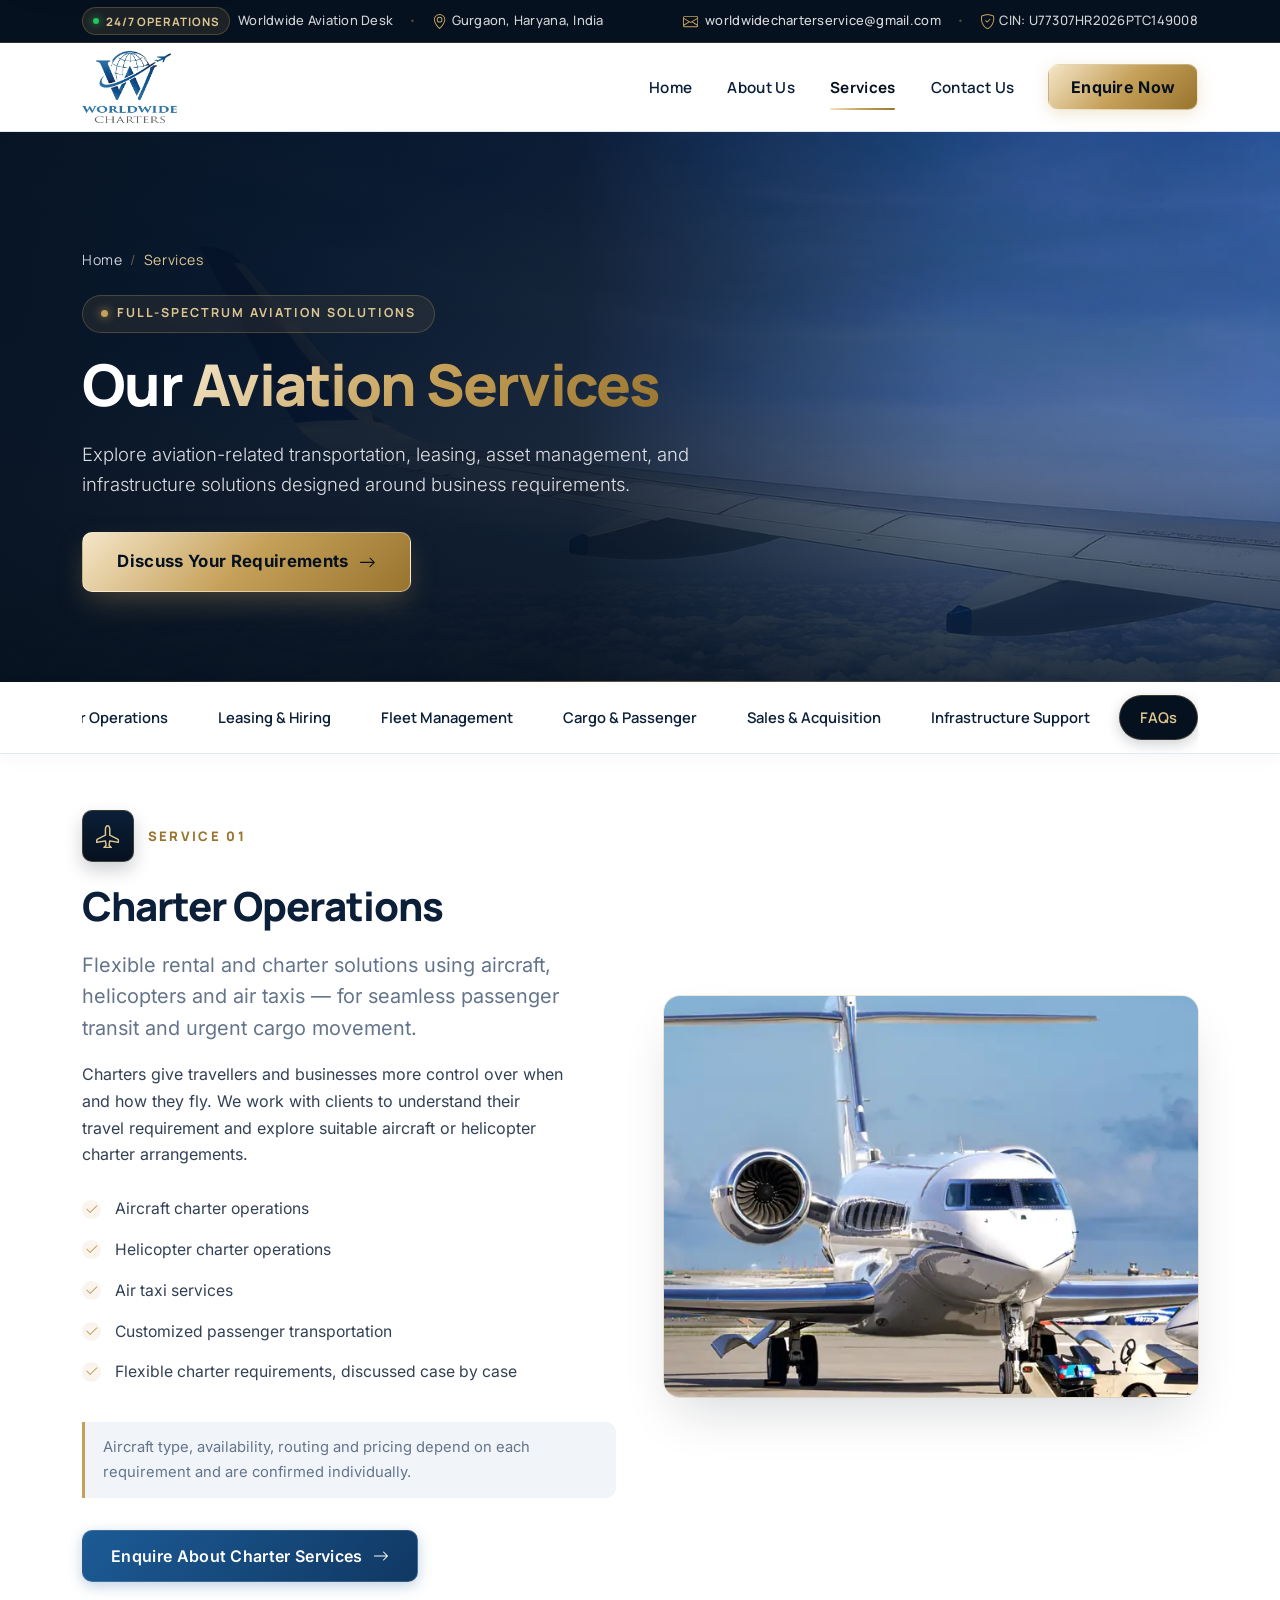
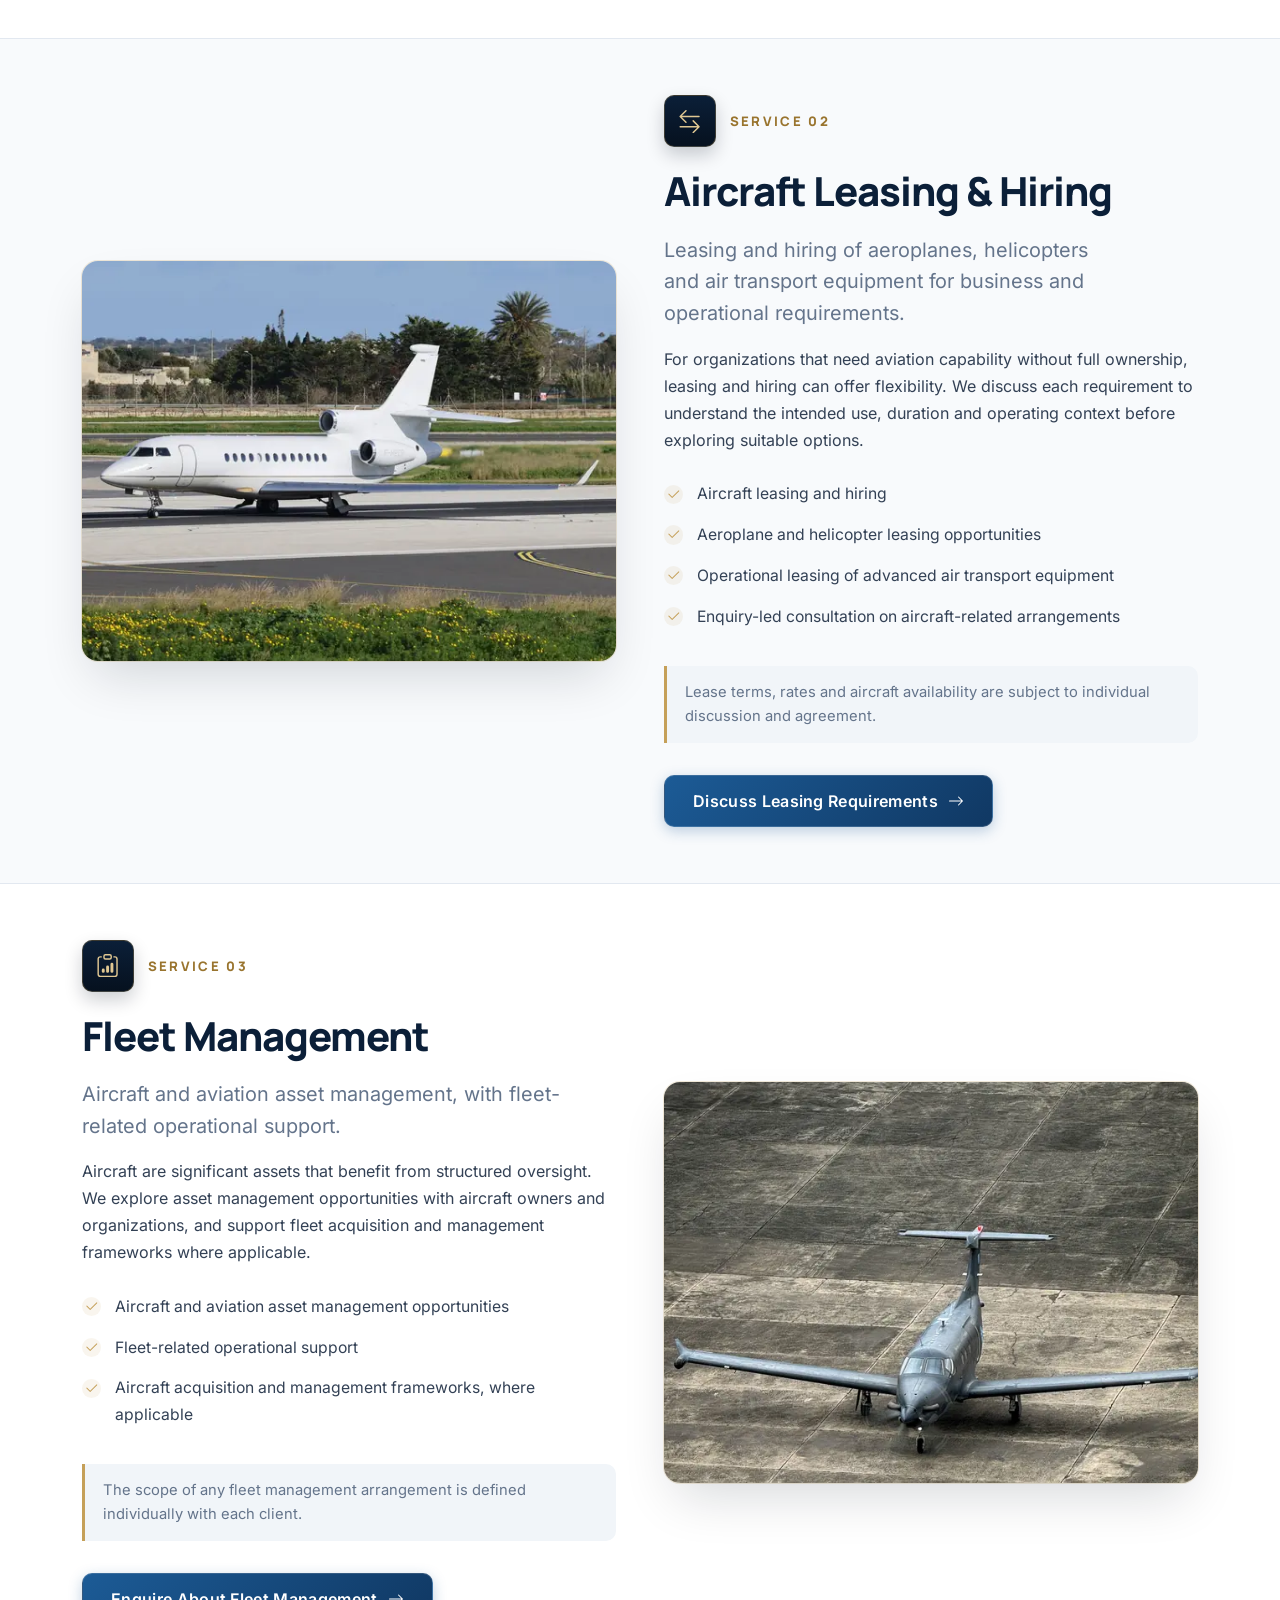
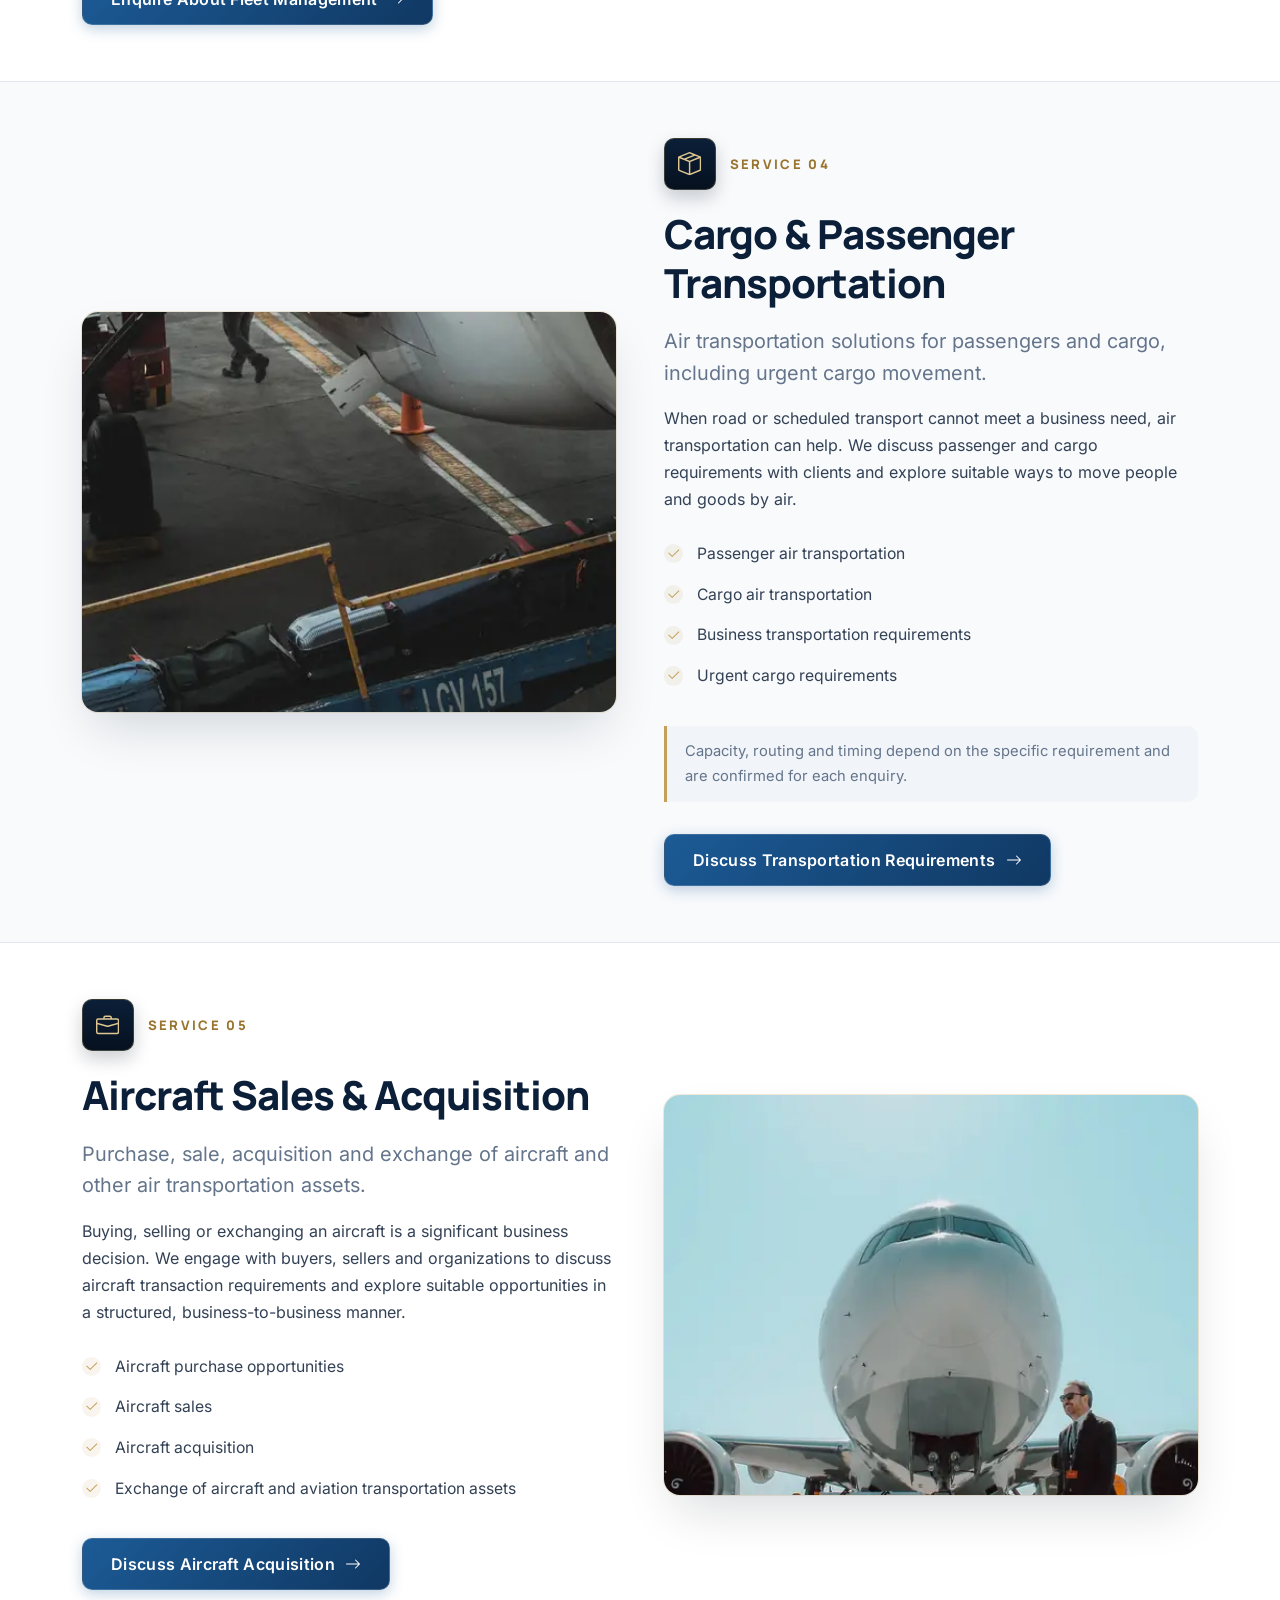
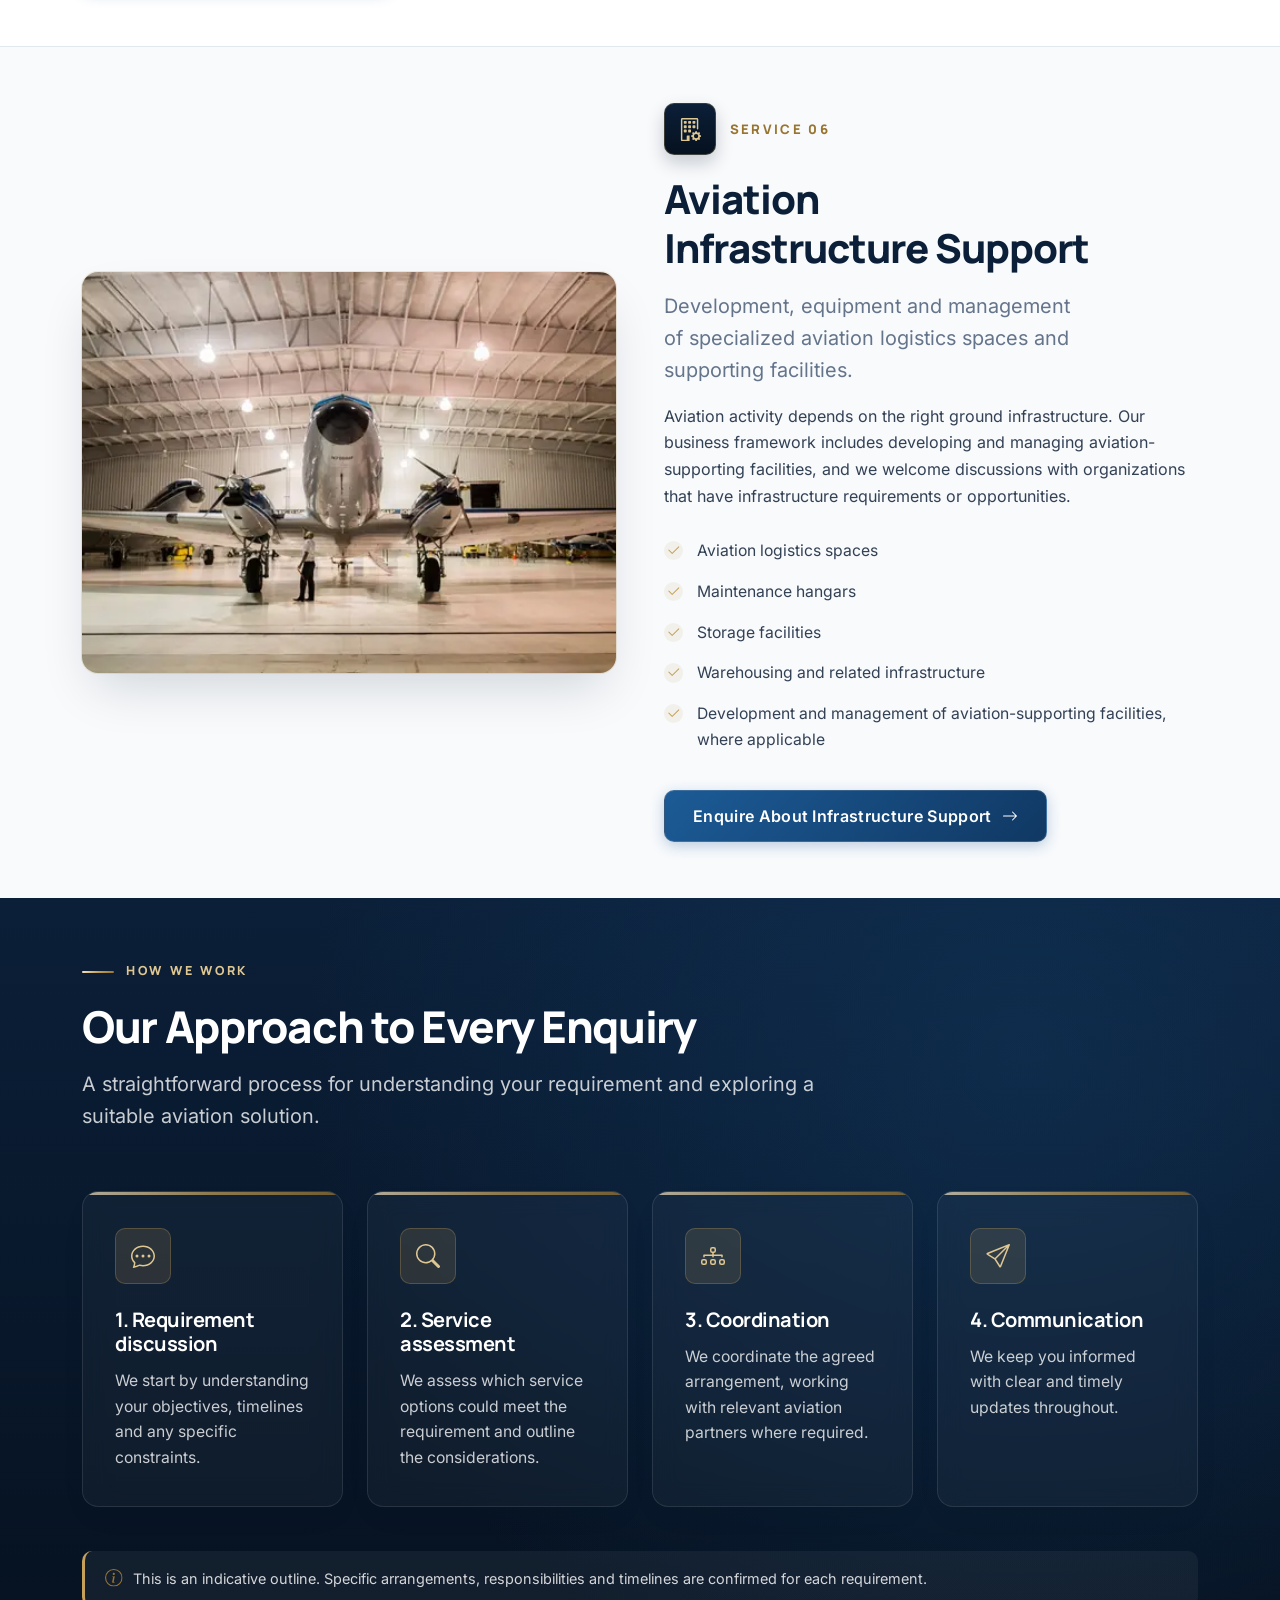
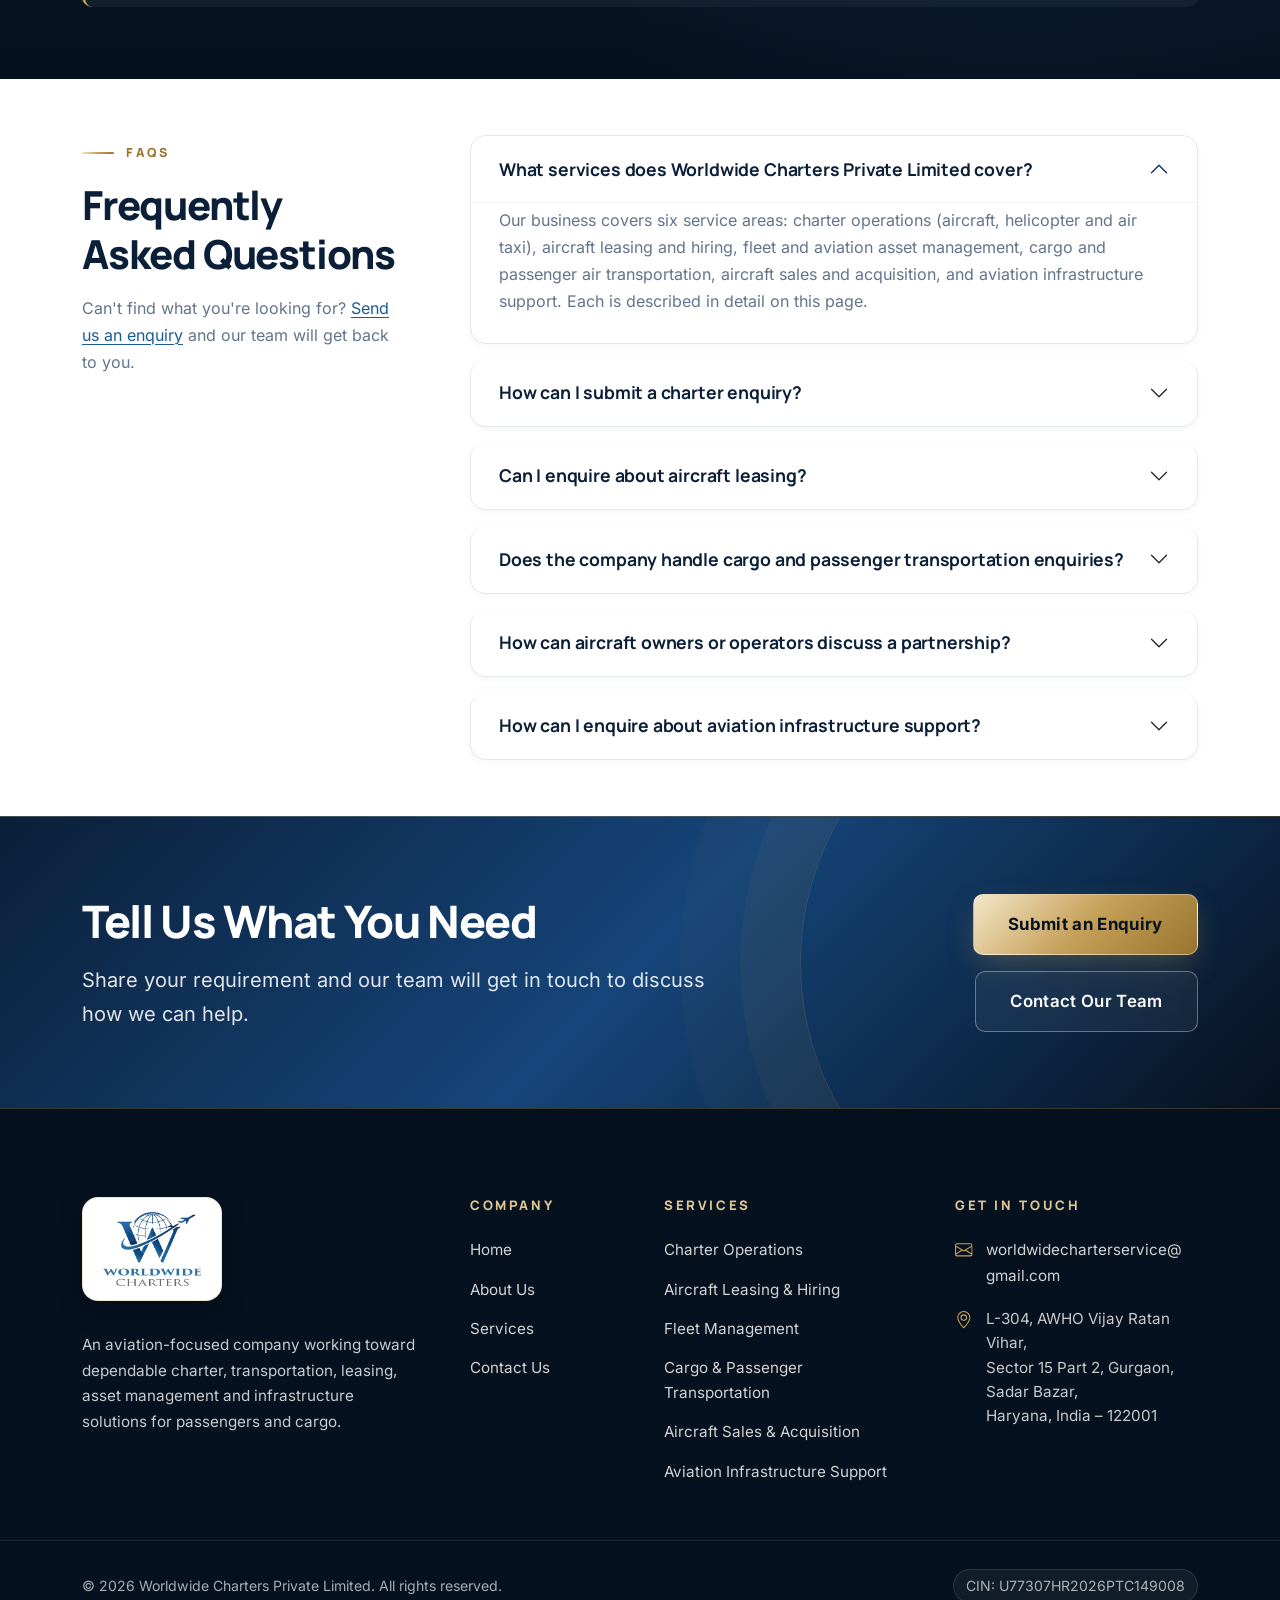
<file: services.html>
<!doctype html>
<html lang="en-IN">
<head>
  <meta charset="utf-8">
  <meta name="viewport" content="width=device-width, initial-scale=1">
  <title>Aviation Services | Worldwide Charters Private Limited</title>
  <meta name="description" content="Charter operations, aircraft leasing and hiring, fleet management, cargo and passenger air transportation, aircraft sales and acquisition, and aviation infrastructure support from Worldwide Charters.">
  <link rel="canonical" href="https://www.example.com/services.html">
  <meta name="robots" content="index, follow">
  <meta name="theme-color" content="#102f5e">

  <meta property="og:type" content="website">
  <meta property="og:site_name" content="Worldwide Charters Private Limited">
  <meta property="og:title" content="Aviation Services | Worldwide Charters Private Limited">
  <meta property="og:description" content="Charter operations, aircraft leasing and hiring, fleet management, cargo and passenger air transportation, aircraft sales and acquisition, and aviation infrastructure support from Worldwide Charters.">
  <meta property="og:url" content="https://www.example.com/services.html">
  <meta property="og:image" content="https://www.example.com/og-image.jpg">
  <meta property="og:image:width" content="1200">
  <meta property="og:image:height" content="630">
  <meta property="og:image:alt" content="Worldwide Charters logo">
  <meta name="twitter:card" content="summary_large_image">

  <link rel="icon" href="favicon.ico" sizes="48x48">
  <link rel="icon" href="favicon-32.png" type="image/png" sizes="32x32">
  <link rel="apple-touch-icon" href="apple-touch-icon.png">
  <link rel="manifest" href="site.webmanifest">

  <link rel="preload" href="assets/fonts/manrope-latin-wght.woff2" as="font" type="font/woff2" crossorigin>
  <link rel="preload" href="assets/fonts/inter-latin-wght.woff2" as="font" type="font/woff2" crossorigin>
  <link rel="preload" as="image" href="assets/img/wing-above-clouds-1600.webp" type="image/webp" imagesrcset="assets/img/wing-above-clouds-640.webp 640w, assets/img/wing-above-clouds-1024.webp 1024w, assets/img/wing-above-clouds-1600.webp 1600w, assets/img/wing-above-clouds-2000.webp 2000w" imagesizes="100vw" fetchpriority="high">
  <link rel="stylesheet" href="assets/css/bootstrap.min.css">
  <link rel="stylesheet" href="assets/css/style.css?v=2.1.0">
  <script type="application/ld+json">
{
  "@context": "https://schema.org",
  "@type": "BreadcrumbList",
  "itemListElement": [
    {
      "@type": "ListItem",
      "position": 1,
      "name": "Home",
      "item": "https://www.example.com/"
    },
    {
      "@type": "ListItem",
      "position": 2,
      "name": "Services",
      "item": "https://www.example.com/services.html"
    }
  ]
}
  </script>
</head>
<body>
  <a class="skip-link" href="#main">Skip to main content</a>

  <!-- ============ SITE TOPBAR ============ -->
  <div class="site-topbar">
    <div class="container d-flex flex-wrap justify-content-between align-items-center">
      <div class="topbar-left d-flex align-items-center gap-3">
        <span class="topbar-item"><span class="topbar-badge"><span class="pulse-dot"></span> 24/7 Operations</span> Worldwide Aviation Desk</span>
        <span class="topbar-divider d-none d-md-inline" aria-hidden="true">•</span>
        <span class="topbar-item d-none d-md-inline-flex align-items-center gap-1"><svg class="bi" aria-hidden="true"><use href="assets/img/icons.svg#geo-alt"></use></svg> Gurgaon, Haryana, India</span>
      </div>
      <div class="topbar-right d-flex align-items-center gap-3">
        <a class="topbar-link" href="mailto:worldwidecharterservice@gmail.com"><svg class="bi" aria-hidden="true"><use href="assets/img/icons.svg#envelope"></use></svg> <span>worldwidecharterservice@gmail.com</span></a>
        <span class="topbar-divider d-none d-lg-inline" aria-hidden="true">•</span>
        <span class="topbar-item d-none d-lg-inline-flex align-items-center gap-1"><svg class="bi" aria-hidden="true"><use href="assets/img/icons.svg#shield-check"></use></svg> CIN: U77307HR2026PTC149008</span>
      </div>
    </div>
  </div>
  <!-- ============ /SITE TOPBAR ============ -->

  <!-- ============ SHARED HEADER (keep identical on every page; only the active link changes) ============ -->
  <header class="site-header">
    <nav class="navbar navbar-expand-lg" aria-label="Main">
      <div class="container">
        <a class="navbar-brand" href="index.html">
          <img class="brand-logo" src="assets/brand/logo.webp" width="317" height="240" alt="Worldwide Charters – Home">
        </a>
        <button class="navbar-toggler" type="button" data-bs-toggle="collapse" data-bs-target="#site-nav" aria-controls="site-nav" aria-expanded="false" aria-label="Open main menu">
          <svg class="bi icon-open" aria-hidden="true"><use href="assets/img/icons.svg#list"></use></svg>
          <svg class="bi icon-close" aria-hidden="true"><use href="assets/img/icons.svg#x-lg"></use></svg>
        </button>
        <div class="collapse navbar-collapse" id="site-nav">
          <ul class="navbar-nav ms-auto align-items-lg-center">
            <li class="nav-item"><a class="nav-link" href="index.html">Home</a></li>
            <li class="nav-item"><a class="nav-link" href="about-us.html">About Us</a></li>
            <li class="nav-item"><a class="nav-link active" aria-current="page" href="services.html">Services</a></li>
            <li class="nav-item"><a class="nav-link" href="contact-us.html">Contact Us</a></li>
          </ul>
          <a class="btn btn-primary nav-cta ms-lg-3" href="contact-us.html#enquiry">Enquire Now</a>
        </div>
      </div>
    </nav>
  </header>
  <!-- ============ /SHARED HEADER ============ -->

  <main id="main" tabindex="-1">
    <!-- 1. Services hero -->
    <section class="page-hero" aria-labelledby="page-title">
      <div class="page-hero-media">
        <img src="assets/img/wing-above-clouds-1600.webp" srcset="assets/img/wing-above-clouds-640.webp 640w, assets/img/wing-above-clouds-1024.webp 1024w, assets/img/wing-above-clouds-1600.webp 1600w, assets/img/wing-above-clouds-2000.webp 2000w" sizes="100vw" width="2000" height="1333" alt="" fetchpriority="high" decoding="async">
      </div>
      <div class="container">
        <nav aria-label="Breadcrumb">
          <ol class="breadcrumb">
            <li class="breadcrumb-item"><a href="index.html">Home</a></li>
            <li class="breadcrumb-item active" aria-current="page">Services</li>
          </ol>
        </nav>
        <div class="mb-3"><span class="luxury-pill"><span class="pill-dot"></span> Full-Spectrum Aviation Solutions</span></div>
        <h1 id="page-title">Our <span class="gold-gradient-text">Aviation Services</span></h1>
        <p>Explore aviation-related transportation, leasing, asset management, and infrastructure solutions designed around business requirements.</p>
        <a class="btn btn-gold btn-lg" href="contact-us.html#enquiry">Discuss Your Requirements <svg class="bi" aria-hidden="true"><use href="assets/img/icons.svg#arrow-right"></use></svg></a>
      </div>
    </section>

    <!-- In-page service navigation -->
    <nav class="service-nav" aria-label="Services on this page">
      <div class="container">
        <ul class="nav">
          <li class="nav-item"><a class="nav-link" href="#charter-operations">Charter Operations</a></li>
          <li class="nav-item"><a class="nav-link" href="#aircraft-leasing">Leasing &amp; Hiring</a></li>
          <li class="nav-item"><a class="nav-link" href="#fleet-management">Fleet Management</a></li>
          <li class="nav-item"><a class="nav-link" href="#air-transportation">Cargo &amp; Passenger</a></li>
          <li class="nav-item"><a class="nav-link" href="#aircraft-sales-acquisition">Sales &amp; Acquisition</a></li>
          <li class="nav-item"><a class="nav-link" href="#aviation-infrastructure">Infrastructure Support</a></li>
          <li class="nav-item"><a class="nav-link" href="#faq">FAQs</a></li>
        </ul>
      </div>
    </nav>

    <!-- 2. Charter operations -->
    <section id="charter-operations" class="section service-detail" aria-labelledby="charter-title">
      <div class="container">
        <div class="row g-4 g-xl-5 align-items-center">
          <div class="col-lg-6">
            <div class="service-index"><span class="service-badge"><svg class="bi" aria-hidden="true"><use href="assets/img/icons.svg#airplane"></use></svg></span><span class="service-count">Service 01</span></div>
            <h2 id="charter-title">Charter Operations</h2>
            <p class="lead">Flexible rental and charter solutions using aircraft, helicopters and air taxis — for seamless passenger transit and urgent cargo movement.</p>
            <p>Charters give travellers and businesses more control over when and how they fly. We work with clients to understand their travel requirement and explore suitable aircraft or helicopter charter arrangements.</p>
            <ul class="check-list">
              <li><svg class="bi" aria-hidden="true"><use href="assets/img/icons.svg#check2"></use></svg>Aircraft charter operations</li>
              <li><svg class="bi" aria-hidden="true"><use href="assets/img/icons.svg#check2"></use></svg>Helicopter charter operations</li>
              <li><svg class="bi" aria-hidden="true"><use href="assets/img/icons.svg#check2"></use></svg>Air taxi services</li>
              <li><svg class="bi" aria-hidden="true"><use href="assets/img/icons.svg#check2"></use></svg>Customized passenger transportation</li>
              <li><svg class="bi" aria-hidden="true"><use href="assets/img/icons.svg#check2"></use></svg>Flexible charter requirements, discussed case by case</li>
            </ul>
            <p class="note">Aircraft type, availability, routing and pricing depend on each requirement and are confirmed individually.</p>
            <a class="btn btn-primary" href="contact-us.html?service=charter-operations#enquiry">Enquire About Charter Services <svg class="bi" aria-hidden="true"><use href="assets/img/icons.svg#arrow-right"></use></svg></a>
          </div>
          <div class="col-lg-6">
            <div class="media-frame ratio-4x3">
              <img src="assets/img/business-jet-ground-support-1024.webp" srcset="assets/img/business-jet-ground-support-640.webp 640w, assets/img/business-jet-ground-support-1024.webp 1024w, assets/img/business-jet-ground-support-1600.webp 1600w" sizes="(min-width: 992px) 540px, 92vw" width="1600" height="1426" alt="Business jet on the apron being prepared with ground support equipment" loading="lazy" decoding="async">
            </div>
          </div>
        </div>
      </div>
    </section>

    <!-- 3. Aircraft leasing & hiring -->
    <section id="aircraft-leasing" class="section service-detail bg-soft" aria-labelledby="leasing-title">
      <div class="container">
        <div class="row g-4 g-xl-5 align-items-center">
          <div class="col-lg-6 order-lg-2">
            <div class="service-index"><span class="service-badge"><svg class="bi" aria-hidden="true"><use href="assets/img/icons.svg#arrow-left-right"></use></svg></span><span class="service-count">Service 02</span></div>
            <h2 id="leasing-title">Aircraft Leasing &amp; Hiring</h2>
            <p class="lead">Leasing and hiring of aeroplanes, helicopters and air transport equipment for business and operational requirements.</p>
            <p>For organizations that need aviation capability without full ownership, leasing and hiring can offer flexibility. We discuss each requirement to understand the intended use, duration and operating context before exploring suitable options.</p>
            <ul class="check-list">
              <li><svg class="bi" aria-hidden="true"><use href="assets/img/icons.svg#check2"></use></svg>Aircraft leasing and hiring</li>
              <li><svg class="bi" aria-hidden="true"><use href="assets/img/icons.svg#check2"></use></svg>Aeroplane and helicopter leasing opportunities</li>
              <li><svg class="bi" aria-hidden="true"><use href="assets/img/icons.svg#check2"></use></svg>Operational leasing of advanced air transport equipment</li>
              <li><svg class="bi" aria-hidden="true"><use href="assets/img/icons.svg#check2"></use></svg>Enquiry-led consultation on aircraft-related arrangements</li>
            </ul>
            <p class="note">Lease terms, rates and aircraft availability are subject to individual discussion and agreement.</p>
            <a class="btn btn-primary" href="contact-us.html?service=aircraft-leasing#enquiry">Discuss Leasing Requirements <svg class="bi" aria-hidden="true"><use href="assets/img/icons.svg#arrow-right"></use></svg></a>
          </div>
          <div class="col-lg-6 order-lg-1">
            <div class="media-frame ratio-4x3">
              <img src="assets/img/business-jet-white-taxiway-1024.webp" srcset="assets/img/business-jet-white-taxiway-640.webp 640w, assets/img/business-jet-white-taxiway-1024.webp 1024w, assets/img/business-jet-white-taxiway-1600.webp 1600w" sizes="(min-width: 992px) 540px, 92vw" width="1600" height="1066" alt="White business jet taxiing on an airport taxiway" loading="lazy" decoding="async">
            </div>
          </div>
        </div>
      </div>
    </section>

    <!-- 4. Fleet management -->
    <section id="fleet-management" class="section service-detail" aria-labelledby="fleet-title">
      <div class="container">
        <div class="row g-4 g-xl-5 align-items-center">
          <div class="col-lg-6">
            <div class="service-index"><span class="service-badge"><svg class="bi" aria-hidden="true"><use href="assets/img/icons.svg#clipboard-data"></use></svg></span><span class="service-count">Service 03</span></div>
            <h2 id="fleet-title">Fleet Management</h2>
            <p class="lead">Aircraft and aviation asset management, with fleet-related operational support.</p>
            <p>Aircraft are significant assets that benefit from structured oversight. We explore asset management opportunities with aircraft owners and organizations, and support fleet acquisition and management frameworks where applicable.</p>
            <ul class="check-list">
              <li><svg class="bi" aria-hidden="true"><use href="assets/img/icons.svg#check2"></use></svg>Aircraft and aviation asset management opportunities</li>
              <li><svg class="bi" aria-hidden="true"><use href="assets/img/icons.svg#check2"></use></svg>Fleet-related operational support</li>
              <li><svg class="bi" aria-hidden="true"><use href="assets/img/icons.svg#check2"></use></svg>Aircraft acquisition and management frameworks, where applicable</li>
            </ul>
            <p class="note">The scope of any fleet management arrangement is defined individually with each client.</p>
            <a class="btn btn-primary" href="contact-us.html?service=fleet-management#enquiry">Enquire About Fleet Management <svg class="bi" aria-hidden="true"><use href="assets/img/icons.svg#arrow-right"></use></svg></a>
          </div>
          <div class="col-lg-6">
            <div class="media-frame ratio-4x3">
              <img src="assets/img/aircraft-marshal-apron-1024.webp" srcset="assets/img/aircraft-marshal-apron-640.webp 640w, assets/img/aircraft-marshal-apron-1024.webp 1024w, assets/img/aircraft-marshal-apron-1600.webp 1600w" sizes="(min-width: 992px) 540px, 92vw" width="1600" height="1195" alt="Turboprop aircraft on an airport apron seen from above" loading="lazy" decoding="async">
            </div>
          </div>
        </div>
      </div>
    </section>

    <!-- 5. Cargo & passenger transportation -->
    <section id="air-transportation" class="section service-detail bg-soft" aria-labelledby="transport-title">
      <div class="container">
        <div class="row g-4 g-xl-5 align-items-center">
          <div class="col-lg-6 order-lg-2">
            <div class="service-index"><span class="service-badge"><svg class="bi" aria-hidden="true"><use href="assets/img/icons.svg#box-seam"></use></svg></span><span class="service-count">Service 04</span></div>
            <h2 id="transport-title">Cargo &amp; Passenger Transportation</h2>
            <p class="lead">Air transportation solutions for passengers and cargo, including urgent cargo movement.</p>
            <p>When road or scheduled transport cannot meet a business need, air transportation can help. We discuss passenger and cargo requirements with clients and explore suitable ways to move people and goods by air.</p>
            <ul class="check-list">
              <li><svg class="bi" aria-hidden="true"><use href="assets/img/icons.svg#check2"></use></svg>Passenger air transportation</li>
              <li><svg class="bi" aria-hidden="true"><use href="assets/img/icons.svg#check2"></use></svg>Cargo air transportation</li>
              <li><svg class="bi" aria-hidden="true"><use href="assets/img/icons.svg#check2"></use></svg>Business transportation requirements</li>
              <li><svg class="bi" aria-hidden="true"><use href="assets/img/icons.svg#check2"></use></svg>Urgent cargo requirements</li>
            </ul>
            <p class="note">Capacity, routing and timing depend on the specific requirement and are confirmed for each enquiry.</p>
            <a class="btn btn-primary" href="contact-us.html?service=air-transportation#enquiry">Discuss Transportation Requirements <svg class="bi" aria-hidden="true"><use href="assets/img/icons.svg#arrow-right"></use></svg></a>
          </div>
          <div class="col-lg-6 order-lg-1">
            <div class="media-frame ratio-4x3">
              <img src="assets/img/aircraft-hold-loading-1024.webp" srcset="assets/img/aircraft-hold-loading-640.webp 640w, assets/img/aircraft-hold-loading-1024.webp 1024w, assets/img/aircraft-hold-loading-1500.webp 1500w" sizes="(min-width: 992px) 540px, 92vw" width="1500" height="846" alt="Belt loader moving cargo and baggage into an aircraft hold" loading="lazy" decoding="async">
            </div>
          </div>
        </div>
      </div>
    </section>

    <!-- 6. Aircraft sales & acquisition -->
    <section id="aircraft-sales-acquisition" class="section service-detail" aria-labelledby="sales-title">
      <div class="container">
        <div class="row g-4 g-xl-5 align-items-center">
          <div class="col-lg-6">
            <div class="service-index"><span class="service-badge"><svg class="bi" aria-hidden="true"><use href="assets/img/icons.svg#briefcase"></use></svg></span><span class="service-count">Service 05</span></div>
            <h2 id="sales-title">Aircraft Sales &amp; Acquisition</h2>
            <p class="lead">Purchase, sale, acquisition and exchange of aircraft and other air transportation assets.</p>
            <p>Buying, selling or exchanging an aircraft is a significant business decision. We engage with buyers, sellers and organizations to discuss aircraft transaction requirements and explore suitable opportunities in a structured, business-to-business manner.</p>
            <ul class="check-list">
              <li><svg class="bi" aria-hidden="true"><use href="assets/img/icons.svg#check2"></use></svg>Aircraft purchase opportunities</li>
              <li><svg class="bi" aria-hidden="true"><use href="assets/img/icons.svg#check2"></use></svg>Aircraft sales</li>
              <li><svg class="bi" aria-hidden="true"><use href="assets/img/icons.svg#check2"></use></svg>Aircraft acquisition</li>
              <li><svg class="bi" aria-hidden="true"><use href="assets/img/icons.svg#check2"></use></svg>Exchange of aircraft and aviation transportation assets</li>
            </ul>
            <a class="btn btn-primary" href="contact-us.html?service=aircraft-sales-acquisition#enquiry">Discuss Aircraft Acquisition <svg class="bi" aria-hidden="true"><use href="assets/img/icons.svg#arrow-right"></use></svg></a>
          </div>
          <div class="col-lg-6">
            <div class="media-frame ratio-4x3">
              <img src="assets/img/executive-aircraft-apron-1024.webp" srcset="assets/img/executive-aircraft-apron-640.webp 640w, assets/img/executive-aircraft-apron-1024.webp 1024w, assets/img/executive-aircraft-apron-1600.webp 1600w" sizes="(min-width: 992px) 540px, 92vw" width="1600" height="960" alt="Business traveller walking on the apron in front of an aircraft" loading="lazy" decoding="async">
            </div>
          </div>
        </div>
      </div>
    </section>

    <!-- 7. Aviation infrastructure support -->
    <section id="aviation-infrastructure" class="section service-detail bg-soft" aria-labelledby="infra-title">
      <div class="container">
        <div class="row g-4 g-xl-5 align-items-center">
          <div class="col-lg-6 order-lg-2">
            <div class="service-index"><span class="service-badge"><svg class="bi" aria-hidden="true"><use href="assets/img/icons.svg#building-gear"></use></svg></span><span class="service-count">Service 06</span></div>
            <h2 id="infra-title">Aviation Infrastructure Support</h2>
            <p class="lead">Development, equipment and management of specialized aviation logistics spaces and supporting facilities.</p>
            <p>Aviation activity depends on the right ground infrastructure. Our business framework includes developing and managing aviation-supporting facilities, and we welcome discussions with organizations that have infrastructure requirements or opportunities.</p>
            <ul class="check-list">
              <li><svg class="bi" aria-hidden="true"><use href="assets/img/icons.svg#check2"></use></svg>Aviation logistics spaces</li>
              <li><svg class="bi" aria-hidden="true"><use href="assets/img/icons.svg#check2"></use></svg>Maintenance hangars</li>
              <li><svg class="bi" aria-hidden="true"><use href="assets/img/icons.svg#check2"></use></svg>Storage facilities</li>
              <li><svg class="bi" aria-hidden="true"><use href="assets/img/icons.svg#check2"></use></svg>Warehousing and related infrastructure</li>
              <li><svg class="bi" aria-hidden="true"><use href="assets/img/icons.svg#check2"></use></svg>Development and management of aviation-supporting facilities, where applicable</li>
            </ul>
            <a class="btn btn-primary" href="contact-us.html?service=aviation-infrastructure#enquiry">Enquire About Infrastructure Support <svg class="bi" aria-hidden="true"><use href="assets/img/icons.svg#arrow-right"></use></svg></a>
          </div>
          <div class="col-lg-6 order-lg-1">
            <div class="media-frame ratio-4x3">
              <img src="assets/img/aircraft-hangar-1024.webp" srcset="assets/img/aircraft-hangar-640.webp 640w, assets/img/aircraft-hangar-1024.webp 1024w, assets/img/aircraft-hangar-1600.webp 1600w" sizes="(min-width: 992px) 540px, 92vw" width="1600" height="900" alt="Twin-propeller aircraft inside a large maintenance hangar" loading="lazy" decoding="async">
            </div>
          </div>
        </div>
      </div>
    </section>

    <!-- 8. Our approach -->
    <section class="section bg-navy" aria-labelledby="approach-title">
      <div class="container">
        <div class="section-head">
          <p class="eyebrow eyebrow-light">How we work</p>
          <h2 id="approach-title" class="section-title">Our Approach to Every Enquiry</h2>
          <p class="lead mt-3">A straightforward process for understanding your requirement and exploring a suitable aviation solution.</p>
        </div>
        <div class="row g-4">
          <div class="col-sm-6 col-xl-3">
            <div class="value-card">
              <div class="value-icon"><svg class="bi" aria-hidden="true"><use href="assets/img/icons.svg#chat-dots"></use></svg></div>
              <h3>1. Requirement discussion</h3>
              <p>We start by understanding your objectives, timelines and any specific constraints.</p>
            </div>
          </div>
          <div class="col-sm-6 col-xl-3">
            <div class="value-card">
              <div class="value-icon"><svg class="bi" aria-hidden="true"><use href="assets/img/icons.svg#search"></use></svg></div>
              <h3>2. Service assessment</h3>
              <p>We assess which service options could meet the requirement and outline the considerations.</p>
            </div>
          </div>
          <div class="col-sm-6 col-xl-3">
            <div class="value-card">
              <div class="value-icon"><svg class="bi" aria-hidden="true"><use href="assets/img/icons.svg#diagram-3"></use></svg></div>
              <h3>3. Coordination</h3>
              <p>We coordinate the agreed arrangement, working with relevant aviation partners where required.</p>
            </div>
          </div>
          <div class="col-sm-6 col-xl-3">
            <div class="value-card">
              <div class="value-icon"><svg class="bi" aria-hidden="true"><use href="assets/img/icons.svg#send"></use></svg></div>
              <h3>4. Communication</h3>
              <p>We keep you informed with clear and timely updates throughout.</p>
            </div>
          </div>
        </div>
        <p class="process-note process-note-light"><svg class="bi" aria-hidden="true"><use href="assets/img/icons.svg#info-circle"></use></svg>This is an indicative outline. Specific arrangements, responsibilities and timelines are confirmed for each requirement.</p>
      </div>
    </section>

    <!-- 9. FAQs -->
    <section id="faq" class="section service-detail" aria-labelledby="faq-title">
      <div class="container">
        <div class="row g-4 g-xl-5">
          <div class="col-lg-4">
            <p class="eyebrow">FAQs</p>
            <h2 id="faq-title" class="section-title mb-3">Frequently Asked Questions</h2>
            <p class="text-muted">Can't find what you're looking for? <a href="contact-us.html#enquiry">Send us an enquiry</a> and our team will get back to you.</p>
          </div>
          <div class="col-lg-8">
            <div class="accordion" id="faq-accordion">
              <div class="accordion-item">
                <h3 class="accordion-header">
                  <button class="accordion-button" type="button" data-bs-toggle="collapse" data-bs-target="#faq-1" aria-expanded="true" aria-controls="faq-1">What services does Worldwide Charters Private Limited cover?</button>
                </h3>
                <div id="faq-1" class="accordion-collapse collapse show" data-bs-parent="#faq-accordion">
                  <div class="accordion-body">
                    <p>Our business covers six service areas: charter operations (aircraft, helicopter and air taxi), aircraft leasing and hiring, fleet and aviation asset management, cargo and passenger air transportation, aircraft sales and acquisition, and aviation infrastructure support. Each is described in detail on this page.</p>
                  </div>
                </div>
              </div>
              <div class="accordion-item">
                <h3 class="accordion-header">
                  <button class="accordion-button collapsed" type="button" data-bs-toggle="collapse" data-bs-target="#faq-2" aria-expanded="false" aria-controls="faq-2">How can I submit a charter enquiry?</button>
                </h3>
                <div id="faq-2" class="accordion-collapse collapse" data-bs-parent="#faq-accordion">
                  <div class="accordion-body">
                    <p>Use the <a href="contact-us.html?service=charter-operations#enquiry">enquiry form</a> and select “Charter Operations”, or email us at <a href="mailto:worldwidecharterservice@gmail.com">worldwidecharterservice@gmail.com</a>. It helps to include your preferred dates, departure and destination points, number of passengers and any special requirements. Our team will then contact you to discuss the options.</p>
                  </div>
                </div>
              </div>
              <div class="accordion-item">
                <h3 class="accordion-header">
                  <button class="accordion-button collapsed" type="button" data-bs-toggle="collapse" data-bs-target="#faq-3" aria-expanded="false" aria-controls="faq-3">Can I enquire about aircraft leasing?</button>
                </h3>
                <div id="faq-3" class="accordion-collapse collapse" data-bs-parent="#faq-accordion">
                  <div class="accordion-body">
                    <p>Yes. Select “Aircraft Leasing &amp; Hiring” on the <a href="contact-us.html?service=aircraft-leasing#enquiry">enquiry form</a> and tell us about the type of aircraft or helicopter you are interested in, its intended use and the period you have in mind. Any leasing arrangement is subject to individual discussion and agreement.</p>
                  </div>
                </div>
              </div>
              <div class="accordion-item">
                <h3 class="accordion-header">
                  <button class="accordion-button collapsed" type="button" data-bs-toggle="collapse" data-bs-target="#faq-4" aria-expanded="false" aria-controls="faq-4">Does the company handle cargo and passenger transportation enquiries?</button>
                </h3>
                <div id="faq-4" class="accordion-collapse collapse" data-bs-parent="#faq-accordion">
                  <div class="accordion-body">
                    <p>Yes. Air transportation of passengers and cargo, including urgent cargo requirements, is part of our business scope. Share the nature of the cargo or the passenger group, the locations involved and your timing on the <a href="contact-us.html?service=air-transportation#enquiry">enquiry form</a>. Capacity, routing and timing are confirmed for each requirement.</p>
                  </div>
                </div>
              </div>
              <div class="accordion-item">
                <h3 class="accordion-header">
                  <button class="accordion-button collapsed" type="button" data-bs-toggle="collapse" data-bs-target="#faq-5" aria-expanded="false" aria-controls="faq-5">How can aircraft owners or operators discuss a partnership?</button>
                </h3>
                <div id="faq-5" class="accordion-collapse collapse" data-bs-parent="#faq-accordion">
                  <div class="accordion-body">
                    <p>We are keen to develop strategic alliances with aircraft owners, operators and aviation companies. Choose “Partnership” on the <a href="contact-us.html?service=partnership#enquiry">enquiry form</a> with a short introduction to your organization and the opportunity you have in mind.</p>
                  </div>
                </div>
              </div>
              <div class="accordion-item">
                <h3 class="accordion-header">
                  <button class="accordion-button collapsed" type="button" data-bs-toggle="collapse" data-bs-target="#faq-6" aria-expanded="false" aria-controls="faq-6">How can I enquire about aviation infrastructure support?</button>
                </h3>
                <div id="faq-6" class="accordion-collapse collapse" data-bs-parent="#faq-accordion">
                  <div class="accordion-body">
                    <p>Select “Aviation Infrastructure Support” on the <a href="contact-us.html?service=aviation-infrastructure#enquiry">enquiry form</a> and describe the facility requirement — for example logistics space, hangar, storage or warehousing — along with the location and scale you are considering.</p>
                  </div>
                </div>
              </div>
            </div>
          </div>
        </div>
      </div>
    </section>

    <!-- 10. Final CTA -->
    <section class="cta-band section-sm" aria-labelledby="cta-title">
      <div class="container">
        <div class="row align-items-center g-4">
          <div class="col-lg-7">
            <h2 id="cta-title" class="section-title mb-3">Tell Us What You Need</h2>
            <p class="mb-0 fs-5">Share your requirement and our team will get in touch to discuss how we can help.</p>
          </div>
          <div class="col-lg-5">
            <div class="d-flex flex-wrap gap-3 justify-content-lg-end">
              <a class="btn btn-gold btn-lg" href="contact-us.html#enquiry">Submit an Enquiry</a>
              <a class="btn btn-outline-light btn-lg" href="contact-us.html">Contact Our Team</a>
            </div>
          </div>
        </div>
      </div>
    </section>
  </main>

  <!-- ============ SHARED FOOTER (keep identical on every page) ============ -->
  <footer class="site-footer">
    <div class="container footer-main">
      <div class="row g-4 g-xl-5">
        <div class="col-lg-4">
          <a class="footer-logo" href="index.html"><img src="assets/brand/logo.webp" width="317" height="240" alt="Worldwide Charters – Home" loading="lazy"></a>
          <p class="mb-0">An aviation-focused company working toward dependable charter, transportation, leasing, asset management and infrastructure solutions for passengers and cargo.</p>
        </div>
        <div class="col-6 col-md-4 col-lg-2">
          <h2>Company</h2>
          <ul class="footer-links">
            <li><a href="index.html">Home</a></li>
            <li><a href="about-us.html">About Us</a></li>
            <li><a href="services.html">Services</a></li>
            <li><a href="contact-us.html">Contact Us</a></li>
          </ul>
        </div>
        <div class="col-6 col-md-4 col-lg-3">
          <h2>Services</h2>
          <ul class="footer-links">
            <li><a href="services.html#charter-operations">Charter Operations</a></li>
            <li><a href="services.html#aircraft-leasing">Aircraft Leasing &amp; Hiring</a></li>
            <li><a href="services.html#fleet-management">Fleet Management</a></li>
            <li><a href="services.html#air-transportation">Cargo &amp; Passenger Transportation</a></li>
            <li><a href="services.html#aircraft-sales-acquisition">Aircraft Sales &amp; Acquisition</a></li>
            <li><a href="services.html#aviation-infrastructure">Aviation Infrastructure Support</a></li>
          </ul>
        </div>
        <div class="col-md-4 col-lg-3">
          <h2>Get in touch</h2>
          <ul class="footer-contact">
            <li><svg class="bi" aria-hidden="true"><use href="assets/img/icons.svg#envelope"></use></svg><a href="mailto:worldwidecharterservice@gmail.com">worldwidecharterservice@<wbr>gmail.com</a></li>
            <li><svg class="bi" aria-hidden="true"><use href="assets/img/icons.svg#geo-alt"></use></svg><address>L-304, AWHO Vijay Ratan Vihar,<br>Sector 15 Part 2, Gurgaon, Sadar Bazar,<br>Haryana, India – 122001</address></li>
          </ul>
        </div>
      </div>
    </div>
    <div class="footer-bottom">
      <div class="container d-flex flex-column flex-md-row justify-content-between align-items-md-center gap-2">
        <p class="mb-0">&copy; <span data-year>2026</span> Worldwide Charters Private Limited. All rights reserved.</p>
        <p class="mb-0 footer-cin">CIN: U77307HR2026PTC149008</p>
      </div>
    </div>
  </footer>
  <!-- ============ /SHARED FOOTER ============ -->

  <script src="assets/js/bootstrap.bundle.min.js" defer></script>
  <script src="assets/js/main.js?v=2.1.0" defer></script>
</body>
</html>
</file>
<file: assets/css/style.css>
/* ==========================================================================
   Worldwide Charters — Ultra-Premium Luxury Aviation Theme
   Palette: Deep Midnight Navy, Royal Aviation Blue, Metallic Champagne Gold,
   Pristine Pearl & Crisp White, and Rich Charcoal.
   ========================================================================== */

/* ---------- Fonts (Self-hosted variable weights) ---------- */
@font-face {
  font-family: "Inter";
  font-style: normal;
  font-weight: 100 900;
  font-display: swap;
  src: url("../fonts/inter-latin-wght.woff2") format("woff2");
}

@font-face {
  font-family: "Manrope";
  font-style: normal;
  font-weight: 200 800;
  font-display: swap;
  src: url("../fonts/manrope-latin-wght.woff2") format("woff2");
}

/* ---------- Luxury Design Tokens ---------- */
:root {
  /* Core brand palette */
  --wc-navy-deep: #06111f;
  --wc-navy-deep-rgb: 6, 17, 31;
  --wc-navy: #0b1f38;
  --wc-navy-rgb: 11, 31, 56;
  --wc-navy-card: #102847;
  --wc-blue: #1c5b96;
  --wc-blue-rgb: 28, 91, 150;
  --wc-blue-bright: #2d7ec2;
  --wc-blue-glow: rgba(45, 126, 194, 0.25);

  /* Metallic Champagne Gold Accents */
  --wc-gold: #c5a059;
  --wc-gold-rgb: 197, 160, 89;
  --wc-gold-light: #dfc792;
  --wc-gold-dark: #99742e;
  --wc-gold-soft: rgba(197, 160, 89, 0.1);
  --wc-gold-border: rgba(197, 160, 89, 0.28);
  --wc-gold-glow: 0 0 25px rgba(197, 160, 89, 0.28);
  --wc-gold-gradient: linear-gradient(135deg, #f5e6c8 0%, #c5a059 50%, #99742e 100%);
  --wc-gold-gradient-soft: linear-gradient(135deg, rgba(223, 199, 146, 0.15) 0%, rgba(197, 160, 89, 0.05) 100%);

  /* Neutrals & Surfaces */
  --wc-ink: #0f1c2e;
  --wc-body-text: #334155;
  --wc-grey: #64748b;
  --wc-grey-light: #94a3b8;
  --wc-light: #f8fafc;
  --wc-pearl: #f1f5f9;
  --wc-border: #e2e8f0;
  --wc-border-subtle: rgba(226, 232, 240, 0.7);

  /* Gradients */
  --wc-gradient: linear-gradient(135deg, #1c5b96 0%, #0d2647 60%, #06111f 100%);
  --wc-gradient-navy: linear-gradient(180deg, #0b1f38 0%, #06111f 100%);
  --wc-gradient-card: linear-gradient(180deg, rgba(16, 40, 71, 0.7) 0%, rgba(6, 17, 31, 0.95) 100%);

  /* Typography */
  --wc-font-body: "Inter", system-ui, -apple-system, "Segoe UI", Roboto, Arial, sans-serif;
  --wc-font-heading: "Manrope", "Inter", system-ui, -apple-system, "Segoe UI", Roboto, Arial, sans-serif;

  /* Layout & Dimensions */
  --wc-header-h: 88px;
  --wc-section: clamp(3.5rem, 1vw, .5rem);
  ;
  --wc-section-sm: clamp(3.25rem, 6vw, 5rem);
  --wc-radius-sm: 0.375rem;
  --wc-radius: 0.625rem;
  --wc-radius-lg: 1rem;
  --wc-radius-xl: 1.5rem;

  /* Shadows */
  --wc-shadow-sm: 0 2px 6px rgba(6, 17, 31, 0.04);
  --wc-shadow: 0 12px 32px -10px rgba(6, 17, 31, 0.08), 0 2px 6px rgba(6, 17, 31, 0.02);
  --wc-shadow-lift: 0 24px 52px -12px rgba(6, 17, 31, 0.16), 0 0 0 1px rgba(197, 160, 89, 0.22);
  --wc-shadow-dark: 0 24px 52px -12px rgba(0, 0, 0, 0.6), 0 0 0 1px rgba(255, 255, 255, 0.08);
  --wc-shadow-gold: 0 12px 30px -6px rgba(197, 160, 89, 0.35);
  --wc-focus: 0 0 0 0.25rem rgba(197, 160, 89, 0.35);
  --wc-ease: cubic-bezier(0.16, 1, 0.3, 1);

  /* Bootstrap Overrides */
  --bs-primary: var(--wc-blue);
  --bs-primary-rgb: var(--wc-blue-rgb);
  --bs-dark: var(--wc-navy-deep);
  --bs-dark-rgb: var(--wc-navy-deep-rgb);
  --bs-light: var(--wc-light);
  --bs-light-rgb: 248, 250, 252;
  --bs-body-font-family: var(--wc-font-body);
  --bs-body-color: var(--wc-body-text);
  --bs-body-line-height: 1.68;
  --bs-secondary-color: var(--wc-grey);
  --bs-border-color: var(--wc-border);
  --bs-border-radius: var(--wc-radius);
  --bs-link-color: var(--wc-blue);
  --bs-link-color-rgb: var(--wc-blue-rgb);
  --bs-link-hover-color: var(--wc-gold-dark);
  --bs-heading-color: var(--wc-navy);
  --bs-focus-ring-color: rgba(197, 160, 89, 0.35);
}

@media (max-width: 991.98px) {
  :root {
    --wc-header-h: 72px;
  }
}

/* ---------- Global Reset & Smooth Architecture ---------- */
*,
*::before,
*::after {
  box-sizing: border-box;
}

html {
  scroll-padding-top: calc(var(--wc-header-h) + 1.25rem);
}

@media (prefers-reduced-motion: no-preference) {
  html {
    scroll-behavior: smooth;
  }
}

body {
  background: #ffffff;
  color: var(--wc-body-text);
  font-family: var(--wc-font-body);
  text-rendering: optimizeLegibility;
  -webkit-font-smoothing: antialiased;
  -moz-osx-font-smoothing: grayscale;
  overflow-x: clip;
}

/* Headings with high-end luxury typography */
h1,
h2,
h3,
h4,
h5,
h6,
.h1,
.h2,
.h3,
.h4,
.h5,
.h6 {
  font-family: var(--wc-font-heading);
  font-weight: 700;
  color: var(--wc-navy);
  line-height: 1.22;
  letter-spacing: -0.025em;
  text-wrap: balance;
}

.display-hero {
  font-size: clamp(2.35rem, 1.4rem + 3.8vw, 4.35rem);
  font-weight: 800;
  line-height: 1.08;
  letter-spacing: -0.035em;
}

.section-title {
  font-size: clamp(1.85rem, 1.3rem + 1.8vw, 2.75rem);
  font-weight: 800;
  letter-spacing: -0.03em;
  color: var(--wc-navy);
}

p {
  text-wrap: pretty;
}

a {
  text-decoration: none;
  transition: color 0.25s var(--wc-ease);
}

p a:not(.btn),
li a:not(.btn, .nav-link),
dd a:not(.btn) {
  text-decoration: underline;
  text-decoration-thickness: 1px;
  text-underline-offset: 3px;
  color: var(--wc-blue);
}

p a:not(.btn):hover,
li a:not(.btn, .nav-link):hover {
  color: var(--wc-gold-dark);
}

.lead {
  font-size: clamp(1.08rem, 1rem + 0.3vw, 1.25rem);
  color: var(--wc-grey);
  font-weight: 400;
  line-height: 1.6;
}

.text-muted,
.text-body-secondary {
  color: var(--wc-grey) !important;
}

img {
  max-width: 100%;
  height: auto;
}

:focus-visible {
  outline: 3px solid var(--wc-gold);
  outline-offset: 2px;
}

.bg-navy :focus-visible,
.cta-band :focus-visible,
.hero :focus-visible,
.page-hero :focus-visible,
.site-footer :focus-visible {
  outline-color: var(--wc-gold-light);
}

.bi {
  width: 1em;
  height: 1em;
  fill: currentColor;
  flex-shrink: 0;
  vertical-align: -0.125em;
}

/* Accessibility skip link */
.skip-link {
  position: absolute;
  left: 1rem;
  top: -100px;
  z-index: 2000;
  background: var(--wc-navy-deep);
  color: var(--wc-gold-light);
  padding: 0.85rem 1.5rem;
  border: 1px solid var(--wc-gold-border);
  border-radius: var(--wc-radius);
  font-weight: 600;
  box-shadow: var(--wc-shadow-lift);
}

.skip-link:focus {
  top: 1rem;
  color: #fff;
}

/* ---------- Luxury Utilities & Accents ---------- */
.gold-text {
  color: var(--wc-gold);
}

.gold-gradient-text {
  background: var(--wc-gold-gradient);
  -webkit-background-clip: text;
  background-clip: text;
  color: transparent;
  display: inline-block;
}

.blue-gradient-text {
  background: linear-gradient(135deg, #4da4e8 0%, #2067aa 60%, #0d3868 100%);
  -webkit-background-clip: text;
  background-clip: text;
  color: transparent;
  display: inline-block;
}

.eyebrow {
  display: inline-flex;
  align-items: center;
  gap: 0.75rem;
  font-family: var(--wc-font-heading);
  font-size: 0.78rem;
  font-weight: 800;
  letter-spacing: 0.22em;
  text-transform: uppercase;
  color: var(--wc-gold-dark);
  margin-bottom: 1.1rem;
}

.eyebrow::before {
  content: "";
  width: 32px;
  height: 2px;
  background: var(--wc-gold-gradient);
  border-radius: 2px;
}

.eyebrow-light {
  color: var(--wc-gold-light);
}

.eyebrow-light::before {
  background: var(--wc-gold-gradient);
}

.section-head {
  max-width: 760px;
  margin-bottom: clamp(2.5rem, 4.5vw, 4rem);
}

.section-head.text-center {
  margin-inline: auto;
}

.section-head.text-center .eyebrow::after {
  content: "";
  width: 32px;
  height: 2px;
  background: var(--wc-gold-gradient);
  border-radius: 2px;
}

.section-head .lead {
  margin-bottom: 0;
}

/* Luxury Pill Badges */
.luxury-pill {
  display: inline-flex;
  align-items: center;
  gap: 0.6rem;
  padding: 0.45rem 1.1rem;
  border-radius: 999px;
  background: rgba(197, 160, 89, 0.1);
  border: 1px solid var(--wc-gold-border);
  color: var(--wc-gold-light);
  font-family: var(--wc-font-heading);
  font-size: 0.78rem;
  font-weight: 700;
  letter-spacing: 0.16em;
  text-transform: uppercase;
  backdrop-filter: blur(8px);
}

.luxury-pill .pill-dot {
  width: 7px;
  height: 7px;
  border-radius: 50%;
  background: var(--wc-gold);
  box-shadow: 0 0 10px var(--wc-gold);
}

/* ---------- Premium Buttons ---------- */
.btn {
  --bs-btn-padding-y: 0.82rem;
  --bs-btn-padding-x: 1.75rem;
  --bs-btn-font-weight: 600;
  --bs-btn-border-radius: var(--wc-radius);
  --bs-btn-focus-box-shadow: var(--wc-focus);
  display: inline-flex;
  align-items: center;
  justify-content: center;
  gap: 0.65rem;
  letter-spacing: 0.02em;
  transition: all 0.3s var(--wc-ease);
  position: relative;
  overflow: hidden;
  z-index: 1;
}

.btn-lg {
  --bs-btn-padding-y: 1.05rem;
  --bs-btn-padding-x: 2.15rem;
  --bs-btn-font-size: 1.05rem;
  border-radius: var(--wc-radius);
}

.btn-sm {
  --bs-btn-padding-y: 0.5rem;
  --bs-btn-padding-x: 1.15rem;
  font-size: 0.875rem;
}

.btn .bi {
  transition: transform 0.25s var(--wc-ease);
}

.btn:hover .bi {
  transform: translateX(3px);
}

/* Primary Blue Button with Luxury Depth */
.btn-primary {
  background: linear-gradient(135deg, #1c5b96 0%, #103863 100%);
  border: 1px solid rgba(255, 255, 255, 0.15);
  color: #ffffff;
  box-shadow: 0 4px 14px rgba(28, 91, 150, 0.28);
}

.btn-primary:hover {
  background: linear-gradient(135deg, #246fb5 0%, #15457a 100%);
  border-color: var(--wc-gold-border);
  color: #ffffff;
  transform: translateY(-2px);
  box-shadow: 0 8px 24px rgba(28, 91, 150, 0.36), 0 0 0 1px var(--wc-gold-border);
}

.btn-primary:active {
  transform: translateY(0);
}

/* Bespoke Metallic Champagne Gold Button */
.btn-gold {
  background: var(--wc-gold-gradient);
  border: 1px solid rgba(255, 255, 255, 0.4);
  color: var(--wc-navy-deep);
  font-weight: 700;
  box-shadow: var(--wc-shadow-gold);
}

.btn-gold:hover {
  background: linear-gradient(135deg, #ffffff 0%, #dfc792 50%, #b28e46 100%);
  color: var(--wc-navy-deep);
  transform: translateY(-2px);
  box-shadow: 0 16px 36px -6px rgba(197, 160, 89, 0.5);
}

/* Glass Light Button for Dark Sections */
.btn-light,
.btn-glass-light {
  background: rgba(255, 255, 255, 0.95);
  border: 1px solid rgba(255, 255, 255, 0.8);
  color: var(--wc-navy);
  font-weight: 700;
  box-shadow: 0 8px 20px rgba(0, 0, 0, 0.12);
  backdrop-filter: blur(8px);
}

.btn-light:hover,
.btn-glass-light:hover {
  background: #ffffff;
  color: var(--wc-blue);
  border-color: #ffffff;
  transform: translateY(-2px);
  box-shadow: 0 12px 28px rgba(0, 0, 0, 0.18);
}

/* Outline Light Button */
.btn-outline-light {
  border: 1px solid rgba(255, 255, 255, 0.35);
  background: rgba(255, 255, 255, 0.05);
  color: #ffffff;
  backdrop-filter: blur(8px);
}

.btn-outline-light:hover {
  background: rgba(255, 255, 255, 0.15);
  border-color: var(--wc-gold-light);
  color: #ffffff;
  transform: translateY(-2px);
  box-shadow: 0 8px 24px rgba(0, 0, 0, 0.2);
}

.btn-outline-primary {
  border: 1px solid var(--wc-blue);
  color: var(--wc-blue);
  background: transparent;
}

.btn-outline-primary:hover {
  background: var(--wc-blue);
  color: #ffffff;
  box-shadow: 0 6px 18px rgba(28, 91, 150, 0.25);
  transform: translateY(-2px);
}

.link-arrow {
  display: inline-flex;
  align-items: center;
  gap: 0.5rem;
  font-family: var(--wc-font-heading);
  font-weight: 700;
  font-size: 0.95rem;
  color: var(--wc-blue);
  text-decoration: none !important;
  letter-spacing: 0.01em;
  transition: all 0.25s var(--wc-ease);
}

.link-arrow .bi {
  transition: transform 0.25s var(--wc-ease);
  color: var(--wc-gold);
}

.link-arrow:hover {
  color: var(--wc-gold-dark);
}

.link-arrow:hover .bi {
  transform: translateX(5px);
}

/* ---------- Luxury Site Topbar ---------- */
.site-topbar {
  background: var(--wc-navy-deep);
  border-bottom: 1px solid rgba(197, 160, 89, 0.24);
  color: rgba(255, 255, 255, 0.78);
  font-family: var(--wc-font-heading);
  font-size: 0.81rem;
  letter-spacing: 0.02em;
  padding-block: 0.45rem;
  position: relative;
  z-index: 1035;
}
.site-topbar .container {
  min-height: 28px;
}
.topbar-item {
  display: inline-flex;
  align-items: center;
  gap: 0.5rem;
  color: rgba(255, 255, 255, 0.82);
  font-weight: 500;
}
.topbar-badge {
  display: inline-flex;
  align-items: center;
  gap: 0.45rem;
  padding: 0.2rem 0.6rem;
  border-radius: 999px;
  background: rgba(197, 160, 89, 0.12);
  border: 1px solid var(--wc-gold-border);
  color: var(--wc-gold-light);
  font-size: 0.72rem;
  font-weight: 700;
  letter-spacing: 0.08em;
  text-transform: uppercase;
}
.pulse-dot {
  width: 6px;
  height: 6px;
  border-radius: 50%;
  background: #22c55e;
  box-shadow: 0 0 8px #22c55e;
  display: inline-block;
  animation: pulse-glow 2s infinite ease-in-out;
}
@keyframes pulse-glow {
  0%, 100% { opacity: 1; transform: scale(1); }
  50% { opacity: 0.35; transform: scale(0.8); }
}
.topbar-divider {
  color: rgba(197, 160, 89, 0.45);
  font-size: 0.65rem;
}
.topbar-link {
  color: rgba(255, 255, 255, 0.85);
  text-decoration: none !important;
  font-weight: 500;
  display: inline-flex;
  align-items: center;
  gap: 0.45rem;
  transition: all 0.25s var(--wc-ease);
}
.topbar-link .bi {
  color: var(--wc-gold);
  font-size: 0.95rem;
}
.topbar-link:hover {
  color: var(--wc-gold-light);
}
.topbar-item .bi {
  color: var(--wc-gold);
  font-size: 0.95rem;
}

@media (max-width: 575.98px) {
  .site-topbar {
    font-size: 0.75rem;
    padding-block: 0.35rem;
  }
  .site-topbar .topbar-badge {
    font-size: 0.68rem;
    padding: 0.15rem 0.45rem;
  }
  .site-topbar .container {
    justify-content: center !important;
  }
  .topbar-left {
    display: none !important;
  }
  .topbar-right {
    justify-content: center;
    width: 100%;
  }
}

/* ---------- Header / Navigation Bar ---------- */
.site-header {
  position: sticky;
  top: 0;
  z-index: 1030;
  background: rgba(255, 255, 255, 0.94);
  border-bottom: 1px solid var(--wc-border);
  transition: all 0.3s var(--wc-ease);
}

@supports (backdrop-filter: blur(16px)) {
  .site-header {
    background: rgba(255, 255, 255, 0.88);
    backdrop-filter: saturate(180%) blur(16px);
    -webkit-backdrop-filter: saturate(180%) blur(16px);
  }
}

.site-header.is-scrolled {
  background: rgba(255, 255, 255, 0.96);
  border-bottom: 1px solid var(--wc-gold-border);
  box-shadow: 0 10px 30px -10px rgba(6, 17, 31, 0.08);
}

.site-header .navbar {
  min-height: var(--wc-header-h);
  padding-top: 0.5rem;
  padding-bottom: 0.5rem;
}

.brand-logo {
  display: block;
  height: 72px;
  width: auto;
  transition: transform 0.3s var(--wc-ease);
}

.site-header .navbar-brand:hover .brand-logo {
  transform: scale(1.02);
}

@media (max-width: 991.98px) {
  .brand-logo {
    height: 58px;
  }
}

.site-header .navbar-brand {
  padding: 0;
  margin-right: 2rem;
}

.site-header .nav-link {
  position: relative;
  font-family: var(--wc-font-heading);
  font-weight: 600;
  font-size: 0.95rem;
  letter-spacing: 0.02em;
  color: var(--wc-navy);
  padding: 0.6rem 1.1rem !important;
  transition: color 0.25s var(--wc-ease);
}

.site-header .nav-link:hover,
.site-header .nav-link:focus-visible {
  color: var(--wc-blue);
}

.site-header .nav-link.active {
  color: var(--wc-navy-deep);
  font-weight: 700;
}

@media (min-width: 992px) {
  .site-header .nav-link::after {
    content: "";
    position: absolute;
    left: 1.1rem;
    right: 1.1rem;
    bottom: 0;
    height: 2px;
    background: var(--wc-gold-gradient);
    transform: scaleX(0);
    transform-origin: center;
    transition: transform 0.3s var(--wc-ease);
    border-radius: 2px;
  }

  .site-header .nav-link:hover::after,
  .site-header .nav-link.active::after {
    transform: scaleX(1);
  }
}

/* Nav CTA button in header */
.site-header .nav-cta {
  background: var(--wc-gold-gradient);
  color: var(--wc-navy-deep) !important;
  font-weight: 700;
  border: 1px solid rgba(255, 255, 255, 0.4);
  padding: 0.62rem 1.35rem;
  box-shadow: 0 4px 15px rgba(197, 160, 89, 0.25);
}

.site-header .nav-cta:hover {
  background: linear-gradient(135deg, #ffffff 0%, #dfc792 50%, #c5a059 100%);
  color: var(--wc-navy-deep) !important;
  box-shadow: 0 6px 20px rgba(197, 160, 89, 0.4);
  transform: translateY(-1px);
}

.navbar-toggler {
  border: 1px solid var(--wc-border);
  border-radius: var(--wc-radius);
  width: 48px;
  height: 48px;
  padding: 0;
  display: inline-flex;
  align-items: center;
  justify-content: center;
  color: var(--wc-navy);
  font-size: 1.5rem;
  background: var(--wc-light);
}

.navbar-toggler:focus {
  box-shadow: var(--wc-focus);
}

.navbar-toggler .icon-close {
  display: none;
}

.navbar-toggler[aria-expanded="true"] .icon-open {
  display: none;
}

.navbar-toggler[aria-expanded="true"] .icon-close {
  display: inline-block;
}

@media (max-width: 991.98px) {
  .site-header .navbar-collapse {
    border-top: 1px solid var(--wc-border);
    margin: 0.5rem -0.75rem 0;
    padding: 1rem 1rem 1.5rem;
    max-height: calc(100vh - var(--wc-header-h));
    overflow-y: auto;
    background: #ffffff;
    box-shadow: 0 15px 30px rgba(0, 0, 0, 0.08);
  }

  .site-header .nav-link {
    padding: 0.85rem 0.5rem !important;
    font-size: 1.05rem;
    border-bottom: 1px solid var(--wc-pearl);
  }

  .site-header .nav-link.active {
    padding-left: 0.85rem !important;
    box-shadow: inset 4px 0 0 var(--wc-gold);
    color: var(--wc-navy);
  }

  .site-header .nav-cta {
    margin-top: 1.25rem;
    width: 100%;
    text-align: center;
  }
}

/* ---------- Sections System ---------- */
.section {
  padding-block: var(--wc-section);
}

.section-sm {
  padding-block: var(--wc-section-sm);
}

.bg-soft {
  background: var(--wc-light);
}

.bg-pearl {
  background: var(--wc-pearl);
}

/* Deep Executive Navy Section */
.bg-navy {
  background: var(--wc-gradient-navy);
  color: rgba(255, 255, 255, 0.88);
  position: relative;
  isolation: isolate;
}

.bg-navy::before {
  content: "";
  position: absolute;
  inset: 0;
  background: radial-gradient(circle at 80% 20%, rgba(28, 91, 150, 0.25) 0%, transparent 60%);
  pointer-events: none;
  z-index: -1;
}

.bg-navy h1,
.bg-navy h2,
.bg-navy h3,
.bg-navy h4 {
  color: #ffffff;
}

.bg-navy .lead,
.bg-navy .text-muted {
  color: rgba(255, 255, 255, 0.78) !important;
}

/* ---------- Cinematic Hero Slider ---------- */
.hero-slider {
  position: relative;
  background: var(--wc-navy-deep);
  color: #ffffff;
  overflow: hidden;
  padding: 0;
}

.hero-slider .carousel,
.hero-slider .carousel-inner {
  position: relative;
  width: 100%;
}

.hero-slider .carousel-item {
  position: relative;
  min-height: clamp(580px, 82vh, 760px);
  display: flex;
  align-items: center;
  padding-block: clamp(4.5rem, 7vw, 6.5rem);
  color: #ffffff;
  overflow: hidden;
  background: var(--wc-navy-deep);
}

@media (max-width: 991.98px) {
  .hero-slider .carousel-item {
    min-height: 560px;
    padding-block: clamp(3.5rem, 6vw, 4.5rem);
  }
}

@media (max-width: 575.98px) {
  .hero-slider .carousel-item {
    min-height: 520px;
  }
}

.hero-slider .hero-media {
  position: absolute;
  inset: 0;
  z-index: -2;
}

.hero-slider .hero-media img {
  width: 100%;
  height: 100%;
  object-fit: cover;
  object-position: 70% 48%;
  transform: scale(1.02);
  transition: transform 9s cubic-bezier(0.16, 1, 0.3, 1);
}

.hero-slider .carousel-item.active .hero-media img {
  transform: scale(1.06);
}

/* Cinematic dark gradient with gold horizon glow on each slide */
.hero-slider .carousel-item::before {
  content: "";
  position: absolute;
  inset: 0;
  z-index: -1;
  background:
    radial-gradient(ellipse at 85% 40%, rgba(197, 160, 89, 0.14) 0%, transparent 55%),
    linear-gradient(90deg, rgba(6, 17, 31, 0.96) 0%, rgba(6, 17, 31, 0.85) 45%, rgba(6, 17, 31, 0.38) 75%, rgba(6, 17, 31, 0.2) 100%),
    linear-gradient(0deg, rgba(6, 17, 31, 0.85) 0%, rgba(6, 17, 31, 0) 50%);
}

@media (max-width: 767.98px) {
  .hero-slider .carousel-item::before {
    background: linear-gradient(180deg, rgba(6, 17, 31, 0.78) 0%, rgba(6, 17, 31, 0.92) 55%, rgba(6, 17, 31, 0.98) 100%);
  }
}

.hero-slider .hero-slide-content {
  position: relative;
  z-index: 2;
  width: 100%;
}

.hero-slider h1,
.hero-slider h2 {
  color: #ffffff;
  max-width: 22ch;
  margin-bottom: 1.35rem;
}

.hero-slider .hero-copy {
  max-width: 640px;
  font-size: clamp(1.05rem, 0.98rem + 0.3vw, 1.22rem);
  color: rgba(255, 255, 255, 0.88);
  font-weight: 300;
  line-height: 1.68;
  margin-bottom: 2.25rem;
}

.hero-actions {
  display: flex;
  flex-wrap: wrap;
  gap: 1rem;
  align-items: center;
}

@media (max-width: 575.98px) {
  .hero-actions .btn {
    width: 100%;
  }
}

/* Staggered text reveal animations when slide becomes active */
.carousel-fade .carousel-item {
  opacity: 0;
  transition-duration: 0.8s;
  transition-property: opacity;
}
.carousel-fade .carousel-item.active,
.carousel-fade .carousel-item-next.carousel-item-start,
.carousel-fade .carousel-item-prev.carousel-item-end {
  opacity: 1;
}

.carousel-item.active .hero-slide-content .luxury-pill {
  animation: heroTextReveal 0.6s cubic-bezier(0.16, 1, 0.3, 1) 0.1s backwards;
}
.carousel-item.active .hero-slide-content .display-hero {
  animation: heroTextReveal 0.7s cubic-bezier(0.16, 1, 0.3, 1) 0.2s backwards;
}
.carousel-item.active .hero-slide-content .hero-copy {
  animation: heroTextReveal 0.7s cubic-bezier(0.16, 1, 0.3, 1) 0.3s backwards;
}
.carousel-item.active .hero-slide-content .hero-actions {
  animation: heroTextReveal 0.7s cubic-bezier(0.16, 1, 0.3, 1) 0.4s backwards;
}

@keyframes heroTextReveal {
  from {
    opacity: 0;
    transform: translateY(20px);
  }
  to {
    opacity: 1;
    transform: translateY(0);
  }
}

/* Luxury Carousel Indicators */
.hero-slider .carousel-indicators {
  position: absolute;
  bottom: 1.5rem;
  left: 0;
  right: 0;
  z-index: 15;
  display: flex;
  justify-content: center;
  align-items: center;
  gap: 0.75rem;
  margin: 0;
  padding: 0;
}

.hero-slider .carousel-indicators [data-bs-target] {
  width: 34px;
  height: 4px;
  border-radius: 2px;
  border: none;
  background-color: rgba(255, 255, 255, 0.32);
  transition: all 0.35s var(--wc-ease);
  opacity: 0.7;
  cursor: pointer;
  padding: 0;
}

.hero-slider .carousel-indicators .active {
  width: 60px;
  background: var(--wc-gold-gradient);
  opacity: 1;
  box-shadow: 0 0 14px rgba(197, 160, 89, 0.65);
}

/* Luxury Carousel Prev / Next Controls */
.hero-slider .carousel-control-prev,
.hero-slider .carousel-control-next {
  width: 56px;
  height: 56px;
  top: 50%;
  transform: translateY(-50%);
  opacity: 0.85;
  z-index: 15;
  border: none;
  background: transparent;
  transition: all 0.3s var(--wc-ease);
}

.hero-slider .carousel-control-prev {
  left: 1.5rem;
}

.hero-slider .carousel-control-next {
  right: 1.5rem;
}

@media (max-width: 1199.98px) {
  .hero-slider .carousel-control-prev { left: 0.5rem; }
  .hero-slider .carousel-control-next { right: 0.5rem; }
}

@media (max-width: 991.98px) {
  .hero-slider .carousel-control-prev,
  .hero-slider .carousel-control-next {
    display: none;
  }
}

.carousel-control-icon-box {
  width: 46px;
  height: 46px;
  border-radius: 50%;
  background: rgba(6, 17, 31, 0.75);
  border: 1px solid var(--wc-gold-border);
  backdrop-filter: blur(12px);
  -webkit-backdrop-filter: blur(12px);
  display: grid;
  place-items: center;
  color: var(--wc-gold-light);
  box-shadow: 0 8px 24px rgba(0, 0, 0, 0.4);
  transition: all 0.3s var(--wc-ease);
}

.carousel-control-icon-box .bi {
  font-size: 1.15rem;
}

.hero-slider .carousel-control-prev:hover .carousel-control-icon-box,
.hero-slider .carousel-control-next:hover .carousel-control-icon-box {
  background: var(--wc-gold-gradient);
  color: var(--wc-navy-deep);
  border-color: #ffffff;
  transform: scale(1.08);
  box-shadow: 0 10px 28px rgba(197, 160, 89, 0.45);
}

/* Hero Capabilities Bar */
.hero-strip-bar {
  background: var(--wc-navy-deep);
  border-top: 1px solid rgba(255, 255, 255, 0.1);
  border-bottom: 1px solid var(--wc-gold-border);
  padding-block: 1.25rem;
  position: relative;
  z-index: 10;
}

.hero-strip {
  display: grid;
  grid-template-columns: repeat(2, 1fr);
  gap: 1rem;
  margin: 0;
  padding: 0;
  list-style: none;
}

@media (min-width: 992px) {
  .hero-strip {
    grid-template-columns: repeat(4, 1fr);
    gap: 1.25rem;
  }
}

.hero-strip li {
  display: flex;
  align-items: center;
  gap: 0.85rem;
  padding: 0.85rem 1.15rem;
  background: rgba(255, 255, 255, 0.04);
  border: 1px solid rgba(255, 255, 255, 0.08);
  border-radius: var(--wc-radius);
  backdrop-filter: blur(8px);
  color: rgba(255, 255, 255, 0.92);
  font-family: var(--wc-font-heading);
  font-weight: 600;
  font-size: 0.92rem;
  transition: all 0.3s var(--wc-ease);
}

.hero-strip li:hover {
  background: rgba(255, 255, 255, 0.08);
  border-color: var(--wc-gold-border);
  color: #ffffff;
  transform: translateY(-2px);
}

.hero-strip .bi {
  color: var(--wc-gold-light);
  font-size: 1.25rem;
  filter: drop-shadow(0 0 6px rgba(197, 160, 89, 0.4));
}

/* ---------- Inner Page Hero ---------- */
.page-hero {
  position: relative;
  isolation: isolate;
  padding-block: clamp(5rem, 9vw, 8rem) clamp(3.5rem, 7vw, 6rem);
  color: #ffffff;
  background: var(--wc-navy-deep);
  overflow: hidden;
}

.page-hero::after {
  content: "";
  position: absolute;
  bottom: 0;
  left: 0;
  right: 0;
  height: 1px;
  background: linear-gradient(90deg, transparent 0%, rgba(197, 160, 89, 0.45) 50%, transparent 100%);
  z-index: 2;
  pointer-events: none;
}

.page-hero-media {
  position: absolute;
  inset: 0;
  z-index: -2;
  pointer-events: none;
}

.page-hero-media img {
  width: 100%;
  height: 100%;
  object-fit: cover;
  object-position: center;
}

.page-hero::before {
  content: "";
  position: absolute;
  inset: 0;
  z-index: -1;
  background:
    radial-gradient(ellipse at 85% 40%, rgba(197, 160, 89, 0.12) 0%, transparent 55%),
    linear-gradient(90deg, rgba(6, 17, 31, 0.96) 0%, rgba(6, 17, 31, 0.85) 45%, rgba(6, 17, 31, 0.35) 75%, rgba(6, 17, 31, 0.2) 100%),
    linear-gradient(0deg, rgba(6, 17, 31, 0.8) 0%, rgba(6, 17, 31, 0) 50%);
}

@media (max-width: 767.98px) {
  .page-hero::before {
    background: linear-gradient(180deg, rgba(6, 17, 31, 0.75) 0%, rgba(6, 17, 31, 0.92) 50%, rgba(6, 17, 31, 0.98) 100%);
  }
}

.page-hero .container {
  position: relative;
  z-index: 1;
}

.page-hero h1 {
  color: #ffffff;
  font-size: clamp(2.2rem, 1.4rem + 2.8vw, 3.6rem);
  font-weight: 800;
  letter-spacing: -0.03em;
  max-width: 22ch;
  margin-bottom: 1.25rem;
}

.page-hero p {
  max-width: 680px;
  font-size: 1.15rem;
  font-weight: 300;
  color: rgba(255, 255, 255, 0.86);
  line-height: 1.65;
  margin-bottom: 0;
}

.page-hero .btn {
  margin-top: 2rem;
}

.page-hero .breadcrumb {
  --bs-breadcrumb-divider-color: rgba(197, 160, 89, 0.5);
  --bs-breadcrumb-item-active-color: var(--wc-gold-light);
  font-family: var(--wc-font-heading);
  font-size: 0.88rem;
  letter-spacing: 0.04em;
  margin-bottom: 1.5rem;
}

.page-hero .breadcrumb a {
  color: rgba(255, 255, 255, 0.8);
  text-decoration: none;
  transition: color 0.25s var(--wc-ease);
}

.page-hero .breadcrumb a:hover {
  color: var(--wc-gold-light);
}

/* ---------- Media Frames with Gold Framing ---------- */
.media-frame {
  position: relative;
  border-radius: var(--wc-radius-lg);
  overflow: hidden;
  box-shadow: var(--wc-shadow-lift);
  background: var(--wc-pearl);
}

.media-frame img {
  width: 100%;
  height: 100%;
  object-fit: cover;
  display: block;
  transition: transform 0.8s var(--wc-ease);
}

.media-frame:hover img {
  transform: scale(1.04);
}

.media-frame.ratio-4x3 {
  aspect-ratio: 4 / 3;
}

.media-frame.ratio-4x5 {
  aspect-ratio: 4 / 5;
}

.media-frame.ratio-3x2 {
  aspect-ratio: 3 / 2;
}

.media-accent {
  position: relative;
}

.media-accent::before {
  content: "";
  position: absolute;
  inset: 1.5rem -1.5rem -1.5rem 1.5rem;
  border: 2px solid var(--wc-gold-border);
  border-radius: var(--wc-radius-lg);
  z-index: -1;
  pointer-events: none;
}

@media (max-width: 991.98px) {
  .media-accent::before {
    inset: 1rem -0.75rem -1rem 0.75rem;
  }
}

/* Floating stat callout */
.stat-callout {
  position: absolute;
  bottom: 1.5rem;
  left: 1.5rem;
  background: rgba(6, 17, 31, 0.88);
  border: 1px solid var(--wc-gold-border);
  border-radius: var(--wc-radius);
  padding: 1rem 1.35rem;
  backdrop-filter: blur(12px);
  color: #ffffff;
  box-shadow: 0 15px 35px rgba(0, 0, 0, 0.35);
  z-index: 2;
}

.stat-callout .stat-number {
  font-family: var(--wc-font-heading);
  font-weight: 800;
  font-size: 1.2rem;
  color: var(--wc-gold-light);
  display: block;
  line-height: 1.1;
  margin-bottom: 0.25rem;
}

.stat-callout .stat-label {
  font-size: 0.8rem;
  letter-spacing: 0.08em;
  text-transform: uppercase;
  color: rgba(255, 255, 255, 0.8);
}

/* ---------- Check Lists with Gold Badges ---------- */
.check-list {
  list-style: none;
  padding: 0;
  margin: 0;
  display: grid;
  gap: 0.9rem;
}

.check-list li {
  display: flex;
  gap: 0.85rem;
  align-items: flex-start;
  font-size: 0.98rem;
  color: var(--wc-body-text);
}

.check-list .bi {
  color: var(--wc-gold);
  font-size: 1.2rem;
  margin-top: 0.2rem;
  background: var(--wc-gold-soft);
  border-radius: 50%;
  padding: 2px;
}

.check-list.cols-2 {
  grid-template-columns: 1fr;
}

@media (min-width: 768px) {
  .check-list.cols-2 {
    grid-template-columns: 1fr 1fr;
    column-gap: 2.25rem;
  }
}

/* ---------- Ultra-Premium Service Cards ---------- */
.service-card {
  position: relative;
  display: flex;
  flex-direction: column;
  height: 100%;
  background: #ffffff;
  border: 1px solid var(--wc-border);
  border-radius: var(--wc-radius-lg);
  overflow: hidden;
  box-shadow: var(--wc-shadow);
  transition: all 0.4s var(--wc-ease);
}

.service-card-media {
  aspect-ratio: 16 / 10;
  overflow: hidden;
  background: var(--wc-navy-deep);
  position: relative;
}

.service-card-media::after {
  content: "";
  position: absolute;
  inset: 0;
  background: linear-gradient(180deg, transparent 40%, rgba(6, 17, 31, 0.45) 100%);
  pointer-events: none;
}

.service-card-media img {
  width: 100%;
  height: 100%;
  object-fit: cover;
  transition: transform 0.8s var(--wc-ease);
}

.service-card-body {
  position: relative;
  display: flex;
  flex-direction: column;
  flex: 1;
  padding: 2.4rem 1.85rem 1.85rem;
}

/* Service Card Icon: Refined Metallic Glass Pod */
.service-card-icon {
  position: absolute;
  top: -1.75rem;
  left: 1.85rem;
  width: 3.5rem;
  height: 3.5rem;
  border-radius: var(--wc-radius);
  display: grid;
  place-items: center;
  background: var(--wc-gradient-navy);
  border: 1px solid var(--wc-gold-border);
  color: var(--wc-gold-light);
  font-size: 1.45rem;
  box-shadow: 0 10px 24px rgba(6, 17, 31, 0.28);
  transition: all 0.3s var(--wc-ease);
}

.service-card h3 {
  font-size: 1.3rem;
  margin-bottom: 0.75rem;
  color: var(--wc-navy);
  transition: color 0.3s var(--wc-ease);
}

.service-card p {
  color: var(--wc-grey);
  font-size: 0.98rem;
  line-height: 1.6;
  margin-bottom: 1.5rem;
}

.service-card .link-arrow {
  margin-top: auto;
}

.service-card .link-arrow::after {
  content: "";
  position: absolute;
  inset: 0;
}

/* Service Card Hover States */
.service-card:hover {
  transform: translateY(-8px);
  box-shadow: var(--wc-shadow-lift);
  border-color: var(--wc-gold-border);
}

.service-card:hover .service-card-media img {
  transform: scale(1.06);
}

.service-card:hover .service-card-icon {
  background: var(--wc-gold-gradient);
  color: var(--wc-navy-deep);
  border-color: #ffffff;
  transform: translateY(-3px) scale(1.04);
  box-shadow: 0 12px 28px rgba(197, 160, 89, 0.4);
}

.service-card:hover h3 {
  color: var(--wc-blue);
}

/* ---------- Value Cards (Corporate Standards) ---------- */
.value-card {
  height: 100%;
  padding: 2.25rem 2rem;
  background: #ffffff;
  border: 1px solid var(--wc-border);
  border-radius: var(--wc-radius-lg);
  box-shadow: var(--wc-shadow);
  transition: all 0.35s var(--wc-ease);
  position: relative;
  overflow: hidden;
}

.value-card::before {
  content: "";
  position: absolute;
  top: 0;
  left: 0;
  right: 0;
  height: 3px;
  background: var(--wc-gold-gradient);
  opacity: 0.7;
  transition: opacity 0.35s var(--wc-ease);
}

.value-card:hover {
  box-shadow: var(--wc-shadow-lift);
  transform: translateY(-5px);
  border-color: var(--wc-gold-border);
}

.value-card:hover::before {
  opacity: 1;
}

.value-icon {
  width: 3.5rem;
  height: 3.5rem;
  display: grid;
  place-items: center;
  border-radius: var(--wc-radius);
  background: var(--wc-gold-soft);
  border: 1px solid var(--wc-gold-border);
  color: var(--wc-gold-dark);
  font-size: 1.5rem;
  margin-bottom: 1.5rem;
  transition: all 0.3s var(--wc-ease);
}

.value-card:hover .value-icon {
  background: var(--wc-gold-gradient);
  color: var(--wc-navy-deep);
  transform: scale(1.06);
  box-shadow: 0 8px 20px rgba(197, 160, 89, 0.3);
}

.value-card h3 {
  font-size: 1.25rem;
  margin-bottom: 0.75rem;
}

.value-card p {
  color: var(--wc-grey);
  margin: 0;
  font-size: 0.98rem;
  line-height: 1.62;
}

/* Values on Dark Navy background */
.bg-navy .value-card {
  background: rgba(255, 255, 255, 0.035);
  border-color: rgba(255, 255, 255, 0.1);
  backdrop-filter: blur(12px);
}

.bg-navy .value-card h3 {
  color: #ffffff;
}

.bg-navy .value-card p {
  color: rgba(255, 255, 255, 0.78);
}

.bg-navy .value-icon {
  background: rgba(197, 160, 89, 0.15);
  border-color: var(--wc-gold-border);
  color: var(--wc-gold-light);
}

/* ---------- Industry Matrix (Transformed to Modern Luxury Grid) ---------- */
.industry-grid {
  display: grid;
  grid-template-columns: 1fr;
  gap: 1.25rem;
  background: transparent;
  border: none;
}

@media (min-width: 576px) {
  .industry-grid {
    grid-template-columns: repeat(2, 1fr);
  }
}

@media (min-width: 992px) {
  .industry-grid {
    grid-template-columns: repeat(3, 1fr);
  }
}

.industry-item {
  display: flex;
  gap: 1.25rem;
  padding: 1.85rem 1.65rem;
  background: #ffffff;
  border: 1px solid var(--wc-border);
  border-radius: var(--wc-radius-lg);
  box-shadow: var(--wc-shadow-sm);
  transition: all 0.3s var(--wc-ease);
}

.industry-item:hover {
  background: #ffffff;
  border-color: var(--wc-gold-border);
  transform: translateY(-4px);
  box-shadow: var(--wc-shadow-lift);
}

.industry-item .bi {
  font-size: 1.65rem;
  color: var(--wc-blue);
  background: var(--wc-pearl);
  border: 1px solid var(--wc-border);
  border-radius: var(--wc-radius);
  padding: 0.55rem;
  width: 3.2rem;
  height: 3.2rem;
  display: grid;
  place-items: center;
  margin-top: 0;
  transition: all 0.3s var(--wc-ease);
}

.industry-item:hover .bi {
  background: var(--wc-gradient-navy);
  color: var(--wc-gold-light);
  border-color: var(--wc-gold-border);
  box-shadow: 0 6px 16px rgba(11, 31, 56, 0.25);
}

.industry-item h3 {
  font-size: 1.12rem;
  margin-bottom: 0.4rem;
  color: var(--wc-navy);
}

.industry-item p {
  font-size: 0.94rem;
  color: var(--wc-grey);
  margin: 0;
  line-height: 1.55;
}

/* ---------- Process / Flight Trajectory Timeline ---------- */
.process {
  list-style: none;
  padding: 0;
  margin: 0;
  display: grid;
  gap: 1.75rem;
  counter-reset: step;
}

@media (min-width: 768px) {
  .process {
    grid-template-columns: repeat(2, 1fr);
  }
}

@media (min-width: 1200px) {
  .process {
    grid-template-columns: repeat(4, 1fr);
    gap: 1.5rem;
  }
}

.process-step {
  position: relative;
  background: #ffffff;
  border: 1px solid var(--wc-border);
  border-radius: var(--wc-radius-lg);
  padding: 2.25rem 1.85rem;
  box-shadow: var(--wc-shadow);
  transition: all 0.35s var(--wc-ease);
}

.process-step:hover {
  transform: translateY(-5px);
  border-color: var(--wc-gold-border);
  box-shadow: var(--wc-shadow-lift);
}

.process-num {
  position: relative;
  z-index: 1;
  width: 3.6rem;
  height: 3.6rem;
  display: grid;
  place-items: center;
  border-radius: 50%;
  background: var(--wc-gradient-navy);
  border: 2px solid var(--wc-gold);
  color: var(--wc-gold-light);
  font-family: var(--wc-font-heading);
  font-weight: 800;
  font-size: 1.15rem;
  margin-bottom: 1.5rem;
  box-shadow: 0 0 16px rgba(197, 160, 89, 0.35);
  transition: all 0.3s var(--wc-ease);
}

.process-step:hover .process-num {
  background: var(--wc-gold-gradient);
  color: var(--wc-navy-deep);
  border-color: #ffffff;
  transform: scale(1.08);
}

.process-step h3 {
  font-size: 1.2rem;
  margin-bottom: 0.65rem;
  color: var(--wc-navy);
}

.process-step p {
  color: var(--wc-grey);
  font-size: 0.96rem;
  margin: 0;
  line-height: 1.6;
}

.process-note {
  font-size: 0.9rem;
  color: var(--wc-grey);
  display: flex;
  gap: 0.65rem;
  align-items: flex-start;
  margin-top: 2.75rem;
  padding: 1rem 1.25rem;
  background: var(--wc-pearl);
  border-radius: var(--wc-radius);
  border-left: 3px solid var(--wc-gold);
}

.process-note .bi {
  color: var(--wc-gold-dark);
  font-size: 1.1rem;
  margin-top: 0.15rem;
}

/* ---------- Vision & Mission Statement Band ---------- */
.statement-band {
  position: relative;
  isolation: isolate;
  color: #ffffff;
  background: var(--wc-navy-deep);
  overflow: hidden;
}

.statement-band .band-media {
  position: absolute;
  inset: 0;
  z-index: -2;
}

.statement-band .band-media img {
  width: 100%;
  height: 100%;
  object-fit: cover;
}

.statement-band::before {
  content: "";
  position: absolute;
  inset: 0;
  z-index: -1;
  background:
    radial-gradient(circle at 50% 50%, rgba(28, 91, 150, 0.35) 0%, transparent 70%),
    linear-gradient(135deg, rgba(6, 17, 31, 0.95) 0%, rgba(11, 31, 56, 0.88) 55%, rgba(6, 17, 31, 0.95) 100%);
}

.statement {
  height: 100%;
  padding: clamp(2rem, 3.5vw, 3rem);
  border: 1px solid var(--wc-gold-border);
  border-radius: var(--wc-radius-lg);
  background: rgba(6, 17, 31, 0.6);
  backdrop-filter: blur(14px);
  position: relative;
  box-shadow: 0 20px 45px rgba(0, 0, 0, 0.35);
  transition: all 0.35s var(--wc-ease);
}

.statement:hover {
  transform: translateY(-4px);
  border-color: var(--wc-gold-light);
  box-shadow: 0 25px 55px rgba(0, 0, 0, 0.45), 0 0 0 1px var(--wc-gold-border);
}

.statement h2,
.statement h3 {
  color: var(--wc-gold-light);
  font-size: 0.88rem;
  letter-spacing: 0.2em;
  text-transform: uppercase;
  margin-bottom: 1.25rem;
  display: flex;
  align-items: center;
  gap: 0.75rem;
}

.statement h2 .bi,
.statement h3 .bi {
  font-size: 1.35rem;
  color: var(--wc-gold);
}

.statement blockquote,
.statement p.statement-text,
p.statement-text {
  font-family: var(--wc-font-heading);
  font-size: clamp(1.2rem, 1.05rem + 0.75vw, 1.6rem);
  font-weight: 500;
  line-height: 1.65;
  color: #ffffff;
  margin: 0;
}

/* ---------- VIP Partnerships Panel ---------- */
.partner-panel {
  border-radius: var(--wc-radius-xl);
  overflow: hidden;
  background: #ffffff;
  border: 1px solid var(--wc-border);
  box-shadow: var(--wc-shadow);
  transition: all 0.35s var(--wc-ease);
}

.partner-panel:hover {
  border-color: var(--wc-gold-border);
  box-shadow: var(--wc-shadow-lift);
}

.partner-panel .panel-media {
  min-height: 320px;
  height: 100%;
  position: relative;
}

.partner-panel .panel-media img {
  width: 100%;
  height: 100%;
  object-fit: cover;
}

.partner-panel .panel-body {
  padding: clamp(2.5rem, 5vw, 4rem);
}

/* ---------- Final Call to Action Band ---------- */
.cta-band {
  position: relative;
  overflow: hidden;
  background: linear-gradient(135deg, #0b1f38 0%, #15457a 50%, #06111f 100%);
  color: #ffffff;
  border-top: 1px solid var(--wc-gold-border);
}

.cta-band::after {
  content: "";
  position: absolute;
  right: -100px;
  top: 50%;
  width: 580px;
  height: 580px;
  transform: translateY(-50%);
  border-radius: 50%;
  border: 1px solid rgba(197, 160, 89, 0.2);
  box-shadow: 0 0 0 60px rgba(197, 160, 89, 0.05), 0 0 0 120px rgba(197, 160, 89, 0.025);
  pointer-events: none;
}

.cta-band h2 {
  color: #ffffff;
  font-size: clamp(2rem, 1.5rem + 1.8vw, 2.8rem);
  font-weight: 800;
}

.cta-band p {
  color: rgba(255, 255, 255, 0.88);
  font-size: 1.15rem;
}

.cta-band .container {
  position: relative;
  z-index: 1;
}

/* ---------- Services Detail Page & Sticky Filter Bar ---------- */
.service-nav {
  position: sticky;
  top: var(--wc-header-h);
  z-index: 1020;
  background: rgba(255, 255, 255, 0.92);
  backdrop-filter: blur(14px);
  -webkit-backdrop-filter: blur(14px);
  border-bottom: 1px solid var(--wc-border);
  box-shadow: 0 6px 16px rgba(0, 0, 0, 0.03);
}

.service-nav .nav {
  flex-wrap: nowrap;
  overflow-x: auto;
  scrollbar-width: thin;
  gap: 0.5rem;
  padding-block: 0.85rem;
}

.service-nav .nav-link {
  white-space: nowrap;
  font-family: var(--wc-font-heading);
  font-size: 0.92rem;
  font-weight: 600;
  color: var(--wc-navy);
  border-radius: 999px;
  padding: 0.55rem 1.25rem;
  border: 1px solid transparent;
  transition: all 0.25s var(--wc-ease);
}

.service-nav .nav-link:hover {
  background: var(--wc-pearl);
  color: var(--wc-blue);
}

.service-nav .nav-link.active {
  background: var(--wc-navy-deep);
  color: var(--wc-gold-light);
  border-color: var(--wc-gold-border);
  box-shadow: 0 4px 14px rgba(6, 17, 31, 0.2);
}

.service-detail {
  scroll-margin-top: calc(var(--wc-header-h) + 5rem);
}

.service-detail+.service-detail {
  border-top: 1px solid var(--wc-border);
}

.service-index {
  display: inline-flex;
  align-items: center;
  gap: 0.85rem;
  margin-bottom: 1.25rem;
}

.service-index .service-badge {
  width: 3.25rem;
  height: 3.25rem;
  display: grid;
  place-items: center;
  border-radius: var(--wc-radius);
  background: var(--wc-gradient-navy);
  border: 1px solid var(--wc-gold-border);
  color: var(--wc-gold-light);
  font-size: 1.45rem;
  box-shadow: 0 8px 18px rgba(6, 17, 31, 0.2);
}

.service-index .service-count {
  font-family: var(--wc-font-heading);
  font-weight: 800;
  letter-spacing: 0.18em;
  font-size: 0.82rem;
  color: var(--wc-gold-dark);
  text-transform: uppercase;
}

.service-detail h2 {
  font-size: clamp(1.85rem, 1.3rem + 1.5vw, 2.5rem);
  font-weight: 800;
  margin-bottom: 1.15rem;
  color: var(--wc-navy);
}

.service-detail .check-list {
  margin: 1.75rem 0 2.25rem;
}

.note {
  font-size: 0.92rem;
  color: var(--wc-grey);
  border-left: 3px solid var(--wc-gold);
  background: var(--wc-pearl);
  padding: 0.85rem 1.15rem;
  border-radius: 0 var(--wc-radius) var(--wc-radius) 0;
  margin-bottom: 2rem;
}

/* ---------- Modern FAQ Accordion ---------- */
.accordion {
  --bs-accordion-border-color: var(--wc-border);
  --bs-accordion-border-radius: var(--wc-radius-lg);
  --bs-accordion-inner-border-radius: calc(var(--wc-radius-lg) - 1px);
  --bs-accordion-btn-padding-y: 1.4rem;
  --bs-accordion-btn-padding-x: 1.75rem;
  --bs-accordion-body-padding-x: 1.75rem;
  --bs-accordion-body-padding-y: 0.25rem 1.75rem 1.75rem;
  --bs-accordion-active-bg: #ffffff;
  --bs-accordion-active-color: var(--wc-blue);
  --bs-accordion-btn-focus-box-shadow: inset var(--wc-focus);
  --bs-accordion-btn-color: var(--wc-navy);
  display: grid;
  gap: 1rem;
}

.accordion-item {
  border: 1px solid var(--wc-border);
  border-radius: var(--wc-radius-lg) !important;
  overflow: hidden;
  box-shadow: var(--wc-shadow-sm);
  transition: all 0.25s var(--wc-ease);
}

.accordion-item:hover {
  border-color: var(--wc-gold-border);
  box-shadow: var(--wc-shadow);
}

.accordion-button {
  font-family: var(--wc-font-heading);
  font-weight: 700;
  font-size: 1.1rem;
  letter-spacing: -0.01em;
}

.accordion-button:not(.collapsed) {
  box-shadow: none;
  color: var(--wc-navy);
  border-bottom: 1px solid var(--wc-pearl);
}

.accordion-body {
  color: var(--wc-grey);
  line-height: 1.68;
  font-size: 1rem;
}

.accordion-body p:last-child {
  margin-bottom: 0;
}

/* ---------- Leadership Team (About Page) ---------- */
.director-card {
  height: 100%;
  padding: clamp(2rem, 3.5vw, 2.75rem);
  background: #ffffff;
  border: 1px solid var(--wc-border);
  border-radius: var(--wc-radius-lg);
  box-shadow: var(--wc-shadow);
  display: flex;
  flex-direction: column;
  gap: 1.5rem;
  transition: all 0.35s var(--wc-ease);
}

.director-card:hover {
  transform: translateY(-6px);
  border-color: var(--wc-gold-border);
  box-shadow: var(--wc-shadow-lift);
}

.director-head {
  display: flex;
  align-items: center;
  gap: 1.25rem;
}

.director-monogram {
  width: 4.5rem;
  height: 4.5rem;
  flex-shrink: 0;
  display: grid;
  place-items: center;
  border-radius: 50%;
  background: var(--wc-gold-gradient);
  color: var(--wc-navy-deep);
  font-family: var(--wc-font-heading);
  font-weight: 800;
  font-size: 1.35rem;
  letter-spacing: 0.05em;
  box-shadow: 0 8px 20px rgba(197, 160, 89, 0.35);
}

.director-card h3 {
  font-size: 1.4rem;
  margin: 0;
  color: var(--wc-navy);
}

.director-role {
  color: var(--wc-gold-dark);
  font-family: var(--wc-font-heading);
  font-weight: 700;
  font-size: 0.95rem;
  letter-spacing: 0.05em;
  text-transform: uppercase;
}

.director-card p {
  color: var(--wc-grey);
  font-size: 1rem;
  line-height: 1.68;
  margin: 0;
}

/* ---------- Scope Tiles (About Page) ---------- */
.scope-tile {
  display: flex;
  align-items: flex-start;
  gap: 1.25rem;
  height: 100%;
  padding: 1.85rem;
  border-radius: var(--wc-radius-lg);
  background: #ffffff;
  border: 1px solid var(--wc-border);
  box-shadow: var(--wc-shadow-sm);
  transition: all 0.3s var(--wc-ease);
}

.scope-tile:hover {
  border-color: var(--wc-gold-border);
  transform: translateY(-4px);
  box-shadow: var(--wc-shadow-lift);
}

.scope-tile .bi {
  font-size: 1.65rem;
  color: var(--wc-gold-dark);
  background: var(--wc-gold-soft);
  border: 1px solid var(--wc-gold-border);
  border-radius: var(--wc-radius);
  padding: 0.5rem;
  width: 3.25rem;
  height: 3.25rem;
  display: grid;
  place-items: center;
  flex-shrink: 0;
}

.scope-tile h3 {
  font-size: 1.15rem;
  margin-bottom: 0.4rem;
  color: var(--wc-navy);
}

.scope-tile p {
  margin: 0;
  font-size: 0.95rem;
  color: var(--wc-grey);
  line-height: 1.58;
}

/* ---------- Objectives Grid (About Page) ---------- */
.objective {
  display: flex;
  align-items: flex-start;
  gap: 1.25rem;
  padding: 1.35rem 1.6rem;
  background: #ffffff;
  border: 1px solid var(--wc-border);
  border-radius: var(--wc-radius);
  height: 100%;
  box-shadow: var(--wc-shadow-sm);
  transition: all 0.3s var(--wc-ease);
  position: relative;
  overflow: hidden;
}

.objective::before {
  content: "";
  position: absolute;
  top: 0;
  left: 0;
  width: 3px;
  height: 100%;
  background: var(--wc-gold-gradient);
  opacity: 0;
  transition: opacity 0.3s var(--wc-ease);
}

.objective:hover {
  transform: translateY(-2px);
  border-color: var(--wc-gold-border);
  box-shadow: var(--wc-shadow);
}

.objective:hover::before {
  opacity: 1;
}

.objective-num {
  font-family: var(--wc-font-heading);
  font-size: 1.2rem;
  font-weight: 800;
  letter-spacing: 0.05em;
  background: var(--wc-gold-gradient);
  -webkit-background-clip: text;
  background-clip: text;
  color: transparent;
  flex-shrink: 0;
  line-height: 1.2;
  margin-top: 0.15rem;
}

.objective p {
  margin: 0;
  color: var(--wc-navy);
  font-size: 0.96rem;
  font-weight: 500;
  line-height: 1.55;
}

/* ---------- VIP Concierge Enquiry Desk (Contact Page) ---------- */
.contact-card {
  background: #ffffff;
  border: 1px solid var(--wc-border);
  border-radius: var(--wc-radius-xl);
  box-shadow: var(--wc-shadow);
  padding: clamp(2rem, 4.5vw, 3.5rem);
  position: relative;
}

.contact-card::before {
  content: "";
  position: absolute;
  top: 0;
  left: 2rem;
  right: 2rem;
  height: 3px;
  background: var(--wc-gold-gradient);
  border-radius: 3px;
}

.contact-list {
  list-style: none;
  padding: 0;
  margin: 0;
  display: grid;
  gap: 1.75rem;
}

.contact-list li {
  display: flex;
  gap: 1.25rem;
  align-items: flex-start;
}

/* Let the items shrink so the long email can wrap on small phones */
.contact-list li,
.contact-list li > div {
  min-width: 0;
}

.contact-icon {
  width: 3.4rem;
  height: 3.4rem;
  flex-shrink: 0;
  display: grid;
  place-items: center;
  border-radius: var(--wc-radius);
  background: var(--wc-gradient-navy);
  border: 1px solid var(--wc-gold-border);
  color: var(--wc-gold-light);
  font-size: 1.35rem;
  box-shadow: 0 6px 18px rgba(6, 17, 31, 0.18);
}

.contact-list .label {
  display: block;
  font-family: var(--wc-font-heading);
  font-size: 0.78rem;
  font-weight: 800;
  letter-spacing: 0.16em;
  text-transform: uppercase;
  color: var(--wc-gold-dark);
  margin-bottom: 0.3rem;
}

.contact-list a,
.contact-list address {
  color: var(--wc-navy);
  font-size: 1.05rem;
  font-weight: 600;
  margin: 0;
  line-height: 1.5;
}

.contact-list a:hover {
  color: var(--wc-blue);
}

.form-label {
  font-family: var(--wc-font-heading);
  font-weight: 700;
  font-size: 0.94rem;
  color: var(--wc-navy);
  margin-bottom: 0.5rem;
}

.form-label .req {
  color: #dc2626;
  margin-left: 0.2rem;
}

.form-label .opt {
  font-weight: 400;
  color: var(--wc-grey);
  font-size: 0.85rem;
  margin-left: 0.35rem;
}

.form-control,
.form-select {
  padding: 0.85rem 1.15rem;
  border: 1px solid #cbd5e1;
  border-radius: var(--wc-radius);
  font-size: 1rem;
  min-height: 3.25rem;
  background-color: #ffffff;
  color: var(--wc-ink);
  transition: all 0.25s var(--wc-ease);
}

.form-control:focus,
.form-select:focus {
  border-color: var(--wc-gold);
  box-shadow: var(--wc-focus);
  background-color: #ffffff;
}

.form-check-input {
  width: 1.3rem;
  height: 1.3rem;
  margin-top: 0.2rem;
  border: 1px solid #94a3b8;
  border-radius: 4px;
}

.form-check-input:checked {
  background-color: var(--wc-gold-dark);
  border-color: var(--wc-gold-dark);
}

.form-check-input:focus {
  box-shadow: var(--wc-focus);
  border-color: var(--wc-gold);
}

.form-check-label {
  font-size: 0.95rem;
  color: var(--wc-body-text);
  line-height: 1.5;
}

.invalid-feedback {
  font-size: 0.875rem;
  font-weight: 500;
}

.invalid-feedback .bi {
  margin-right: 0.3rem;
}

.hp-field {
  position: absolute !important;
  left: -10000px !important;
  width: 1px;
  height: 1px;
  overflow: hidden;
}

.form-status {
  display: none;
}

.form-status.is-visible {
  display: flex;
  gap: 0.85rem;
  align-items: flex-start;
  padding: 1.15rem 1.35rem;
  border-radius: var(--wc-radius);
  margin-bottom: 1.5rem;
  font-size: 0.98rem;
}

.form-status .bi {
  font-size: 1.35rem;
  margin-top: 0.1rem;
}

.privacy-box {
  background: var(--wc-pearl);
  border: 1px solid var(--wc-border);
  border-radius: var(--wc-radius-lg);
  padding: 1.75rem;
  font-size: 0.94rem;
  color: var(--wc-grey);
}

.privacy-box h2,
.privacy-box h3 {
  font-size: 1.05rem;
  color: var(--wc-navy);
  display: flex;
  gap: 0.6rem;
  align-items: center;
  margin-bottom: 0.75rem;
}

.privacy-box h3 .bi {
  color: var(--wc-gold-dark);
}

.privacy-box p:last-child {
  margin-bottom: 0;
}

/* ---------- Ultra-Refined Luxury Footer ---------- */
.site-footer {
  background: var(--wc-navy-deep);
  color: rgba(255, 255, 255, 0.78);
  font-size: 0.95rem;
  position: relative;
  border-top: 1px solid var(--wc-gold-border);
}

.site-footer .footer-main {
  padding-block: clamp(4rem, 7vw, 5.5rem) 3.5rem;
}

.footer-logo {
  display: inline-block;
  background: #ffffff;
  border: 1px solid var(--wc-gold-border);
  border-radius: var(--wc-radius-lg);
  padding: 0.85rem 1.25rem;
  margin-bottom: 1.5rem;
  box-shadow: 0 8px 24px rgba(0, 0, 0, 0.25);
}

.footer-logo img {
  height: 74px;
  width: auto;
  display: block;
}

.site-footer h2 {
  font-size: 0.82rem;
  font-weight: 800;
  letter-spacing: 0.2em;
  text-transform: uppercase;
  color: var(--wc-gold-light);
  margin-bottom: 1.5rem;
}

.footer-links {
  list-style: none;
  padding: 0;
  margin: 0;
  display: grid;
  gap: 0.85rem;
}

.site-footer a {
  color: rgba(255, 255, 255, 0.82);
  text-decoration: none !important;
  transition: all 0.25s var(--wc-ease);
}

.site-footer a:hover {
  color: var(--wc-gold-light);
  transform: translateX(3px);
  display: inline-block;
}

.footer-contact {
  list-style: none;
  padding: 0;
  margin: 0;
  display: grid;
  gap: 1.15rem;
}

.footer-contact li {
  display: flex;
  gap: 0.85rem;
}

.footer-contact .bi {
  color: var(--wc-gold);
  margin-top: 0.25rem;
  font-size: 1.1rem;
}

.footer-contact address {
  margin: 0;
  line-height: 1.6;
}

.footer-bottom {
  border-top: 1px solid rgba(255, 255, 255, 0.1);
  padding-block: 1.75rem;
  font-size: 0.88rem;
  color: rgba(255, 255, 255, 0.65);
}

.footer-cin {
  display: inline-flex;
  align-items: center;
  gap: 0.5rem;
  padding: 0.25rem 0.75rem;
  border-radius: 999px;
  background: rgba(255, 255, 255, 0.05);
  border: 1px solid rgba(255, 255, 255, 0.1);
}

/* ---------- 404 Error Page ---------- */
.notfound-code {
  font-family: var(--wc-font-heading);
  font-weight: 800;
  font-size: clamp(5rem, 14vw, 8.5rem);
  line-height: 1;
  background: var(--wc-gold-gradient);
  -webkit-background-clip: text;
  background-clip: text;
  color: transparent;
  letter-spacing: -0.04em;
  margin-bottom: 1rem;
}

/* ---------- Motion Accessibility ---------- */
@media (prefers-reduced-motion: reduce) {

  *,
  *::before,
  *::after {
    animation-duration: 0.01ms !important;
    animation-iteration-count: 1 !important;
    transition-duration: 0.01ms !important;
    scroll-behavior: auto !important;
  }
}

.process-note-light {
  color: rgba(255, 255, 255, 0.82);
  background: rgba(255, 255, 255, 0.05);
  border-left-color: var(--wc-gold);
}

.footer-contact a,
.contact-list a,
.privacy-box a {
  overflow-wrap: break-word;
}

.site-footer li a {
  color: #d3d3d3 !important;
}
</file>
